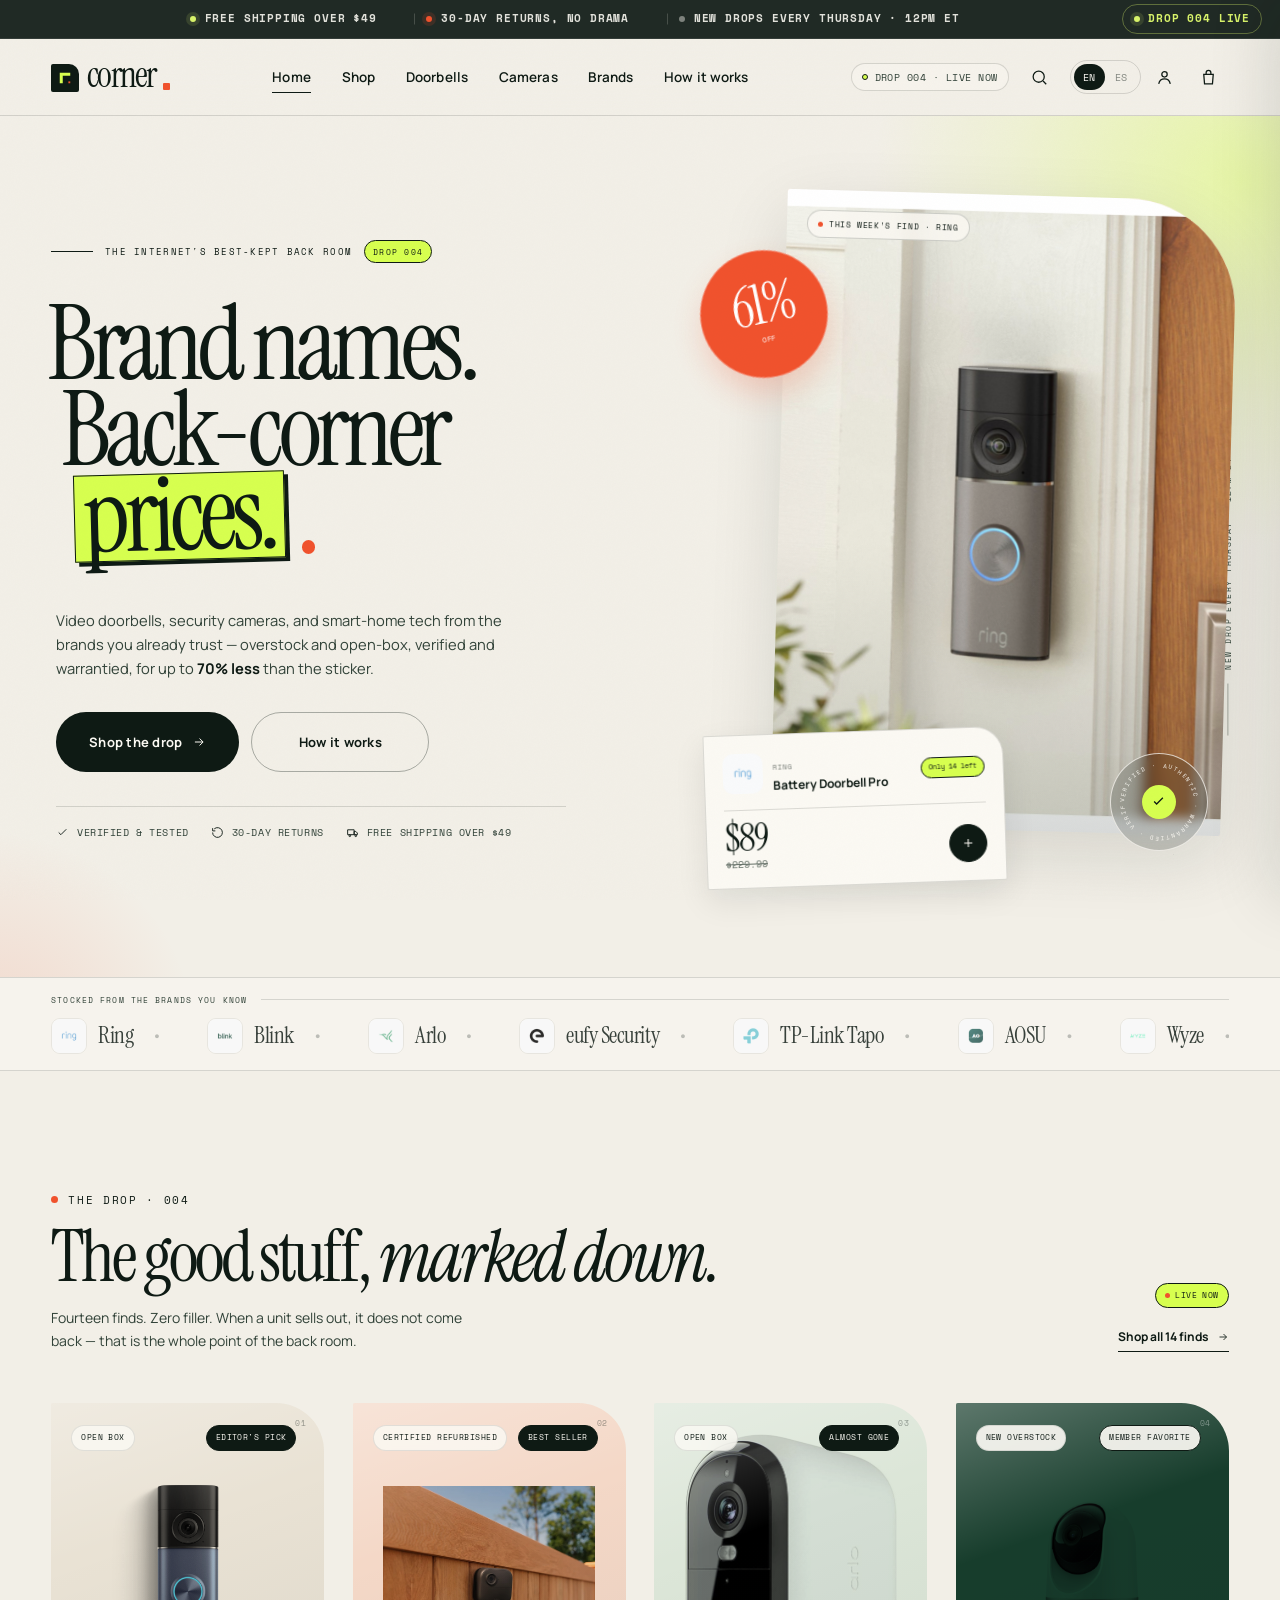
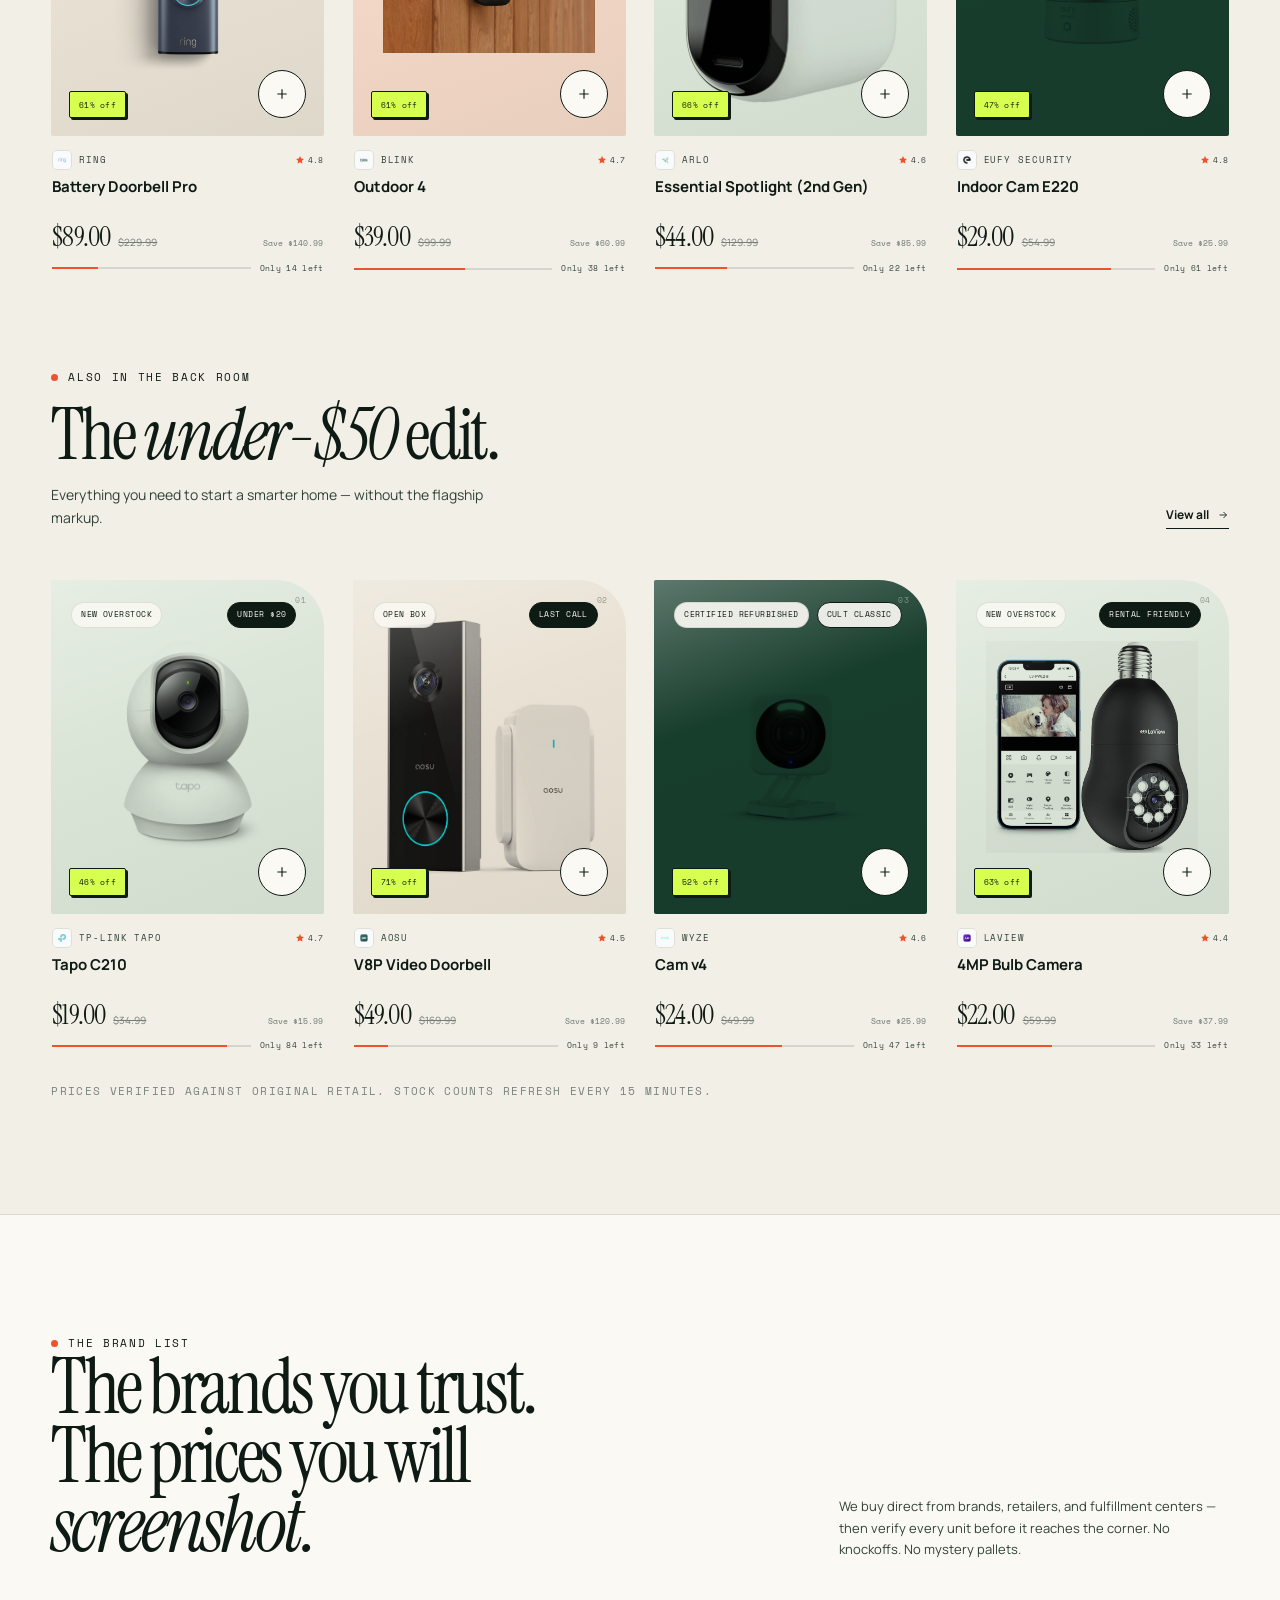
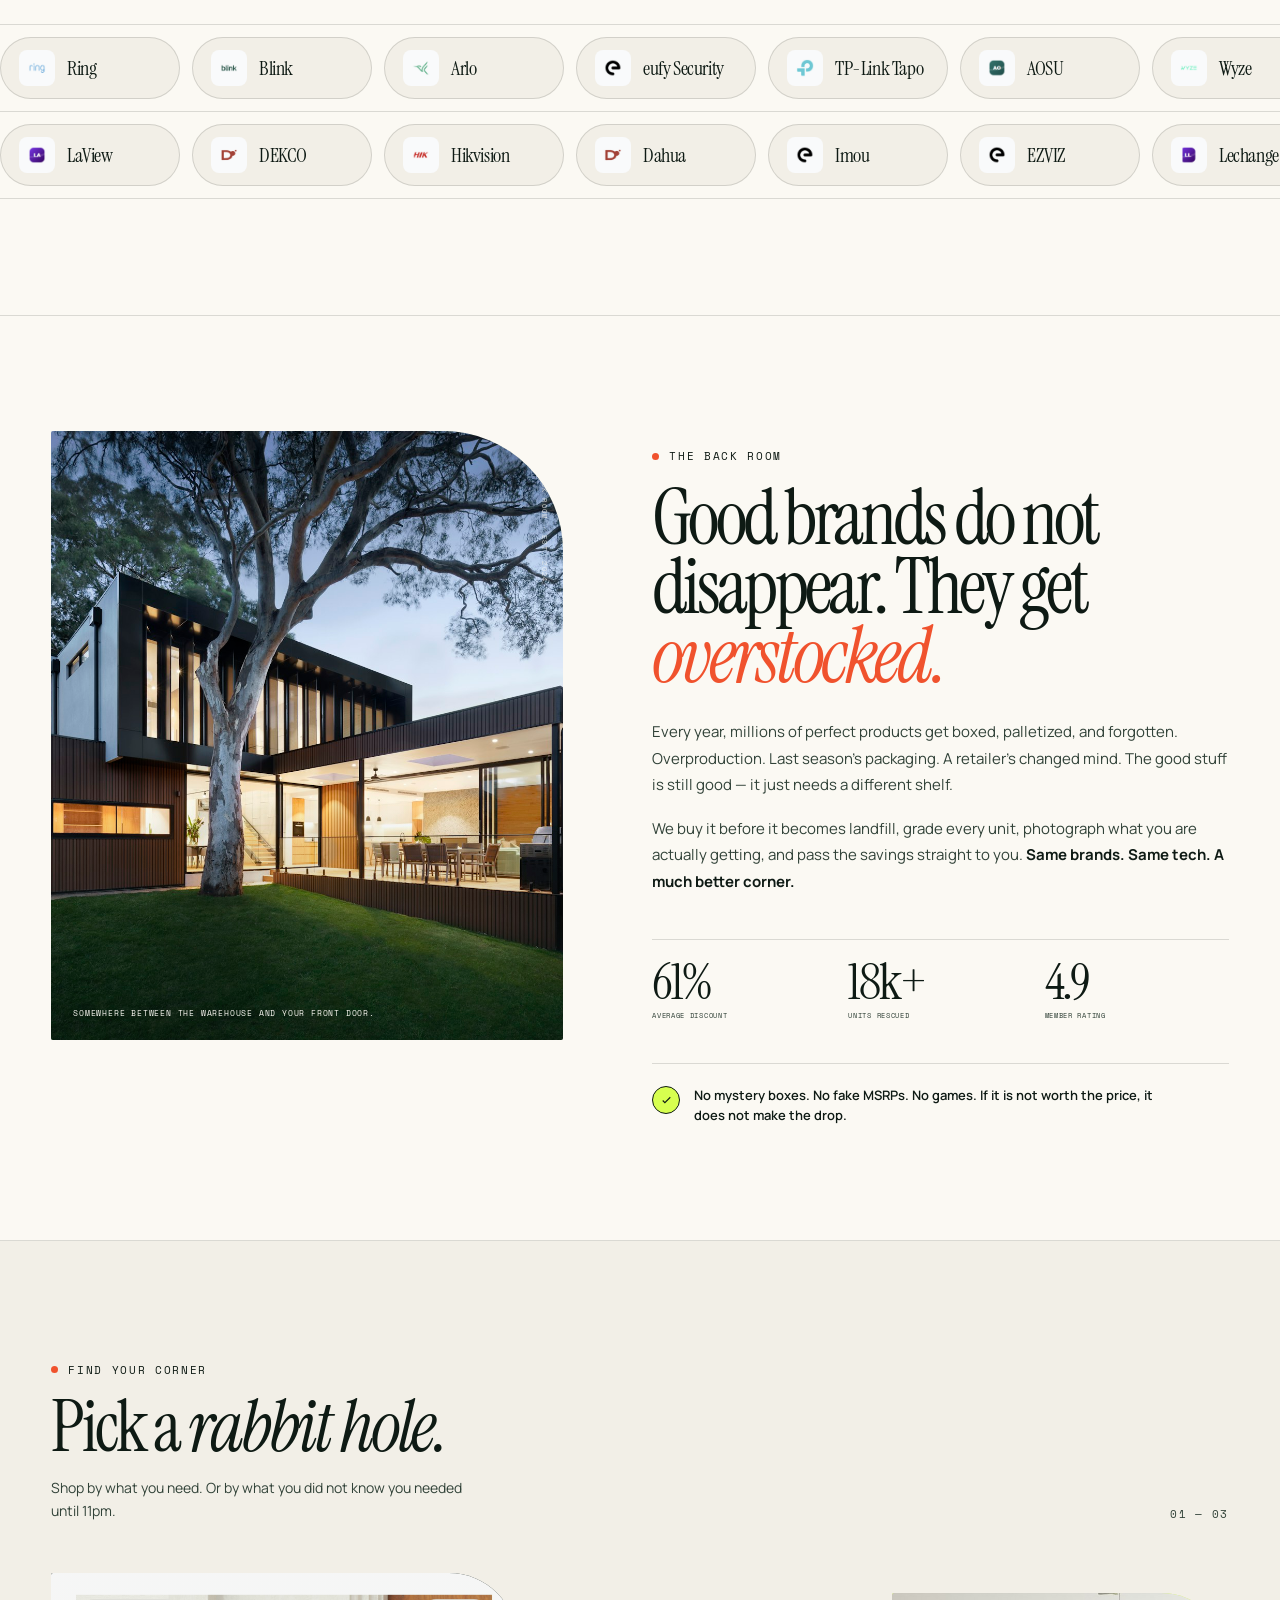
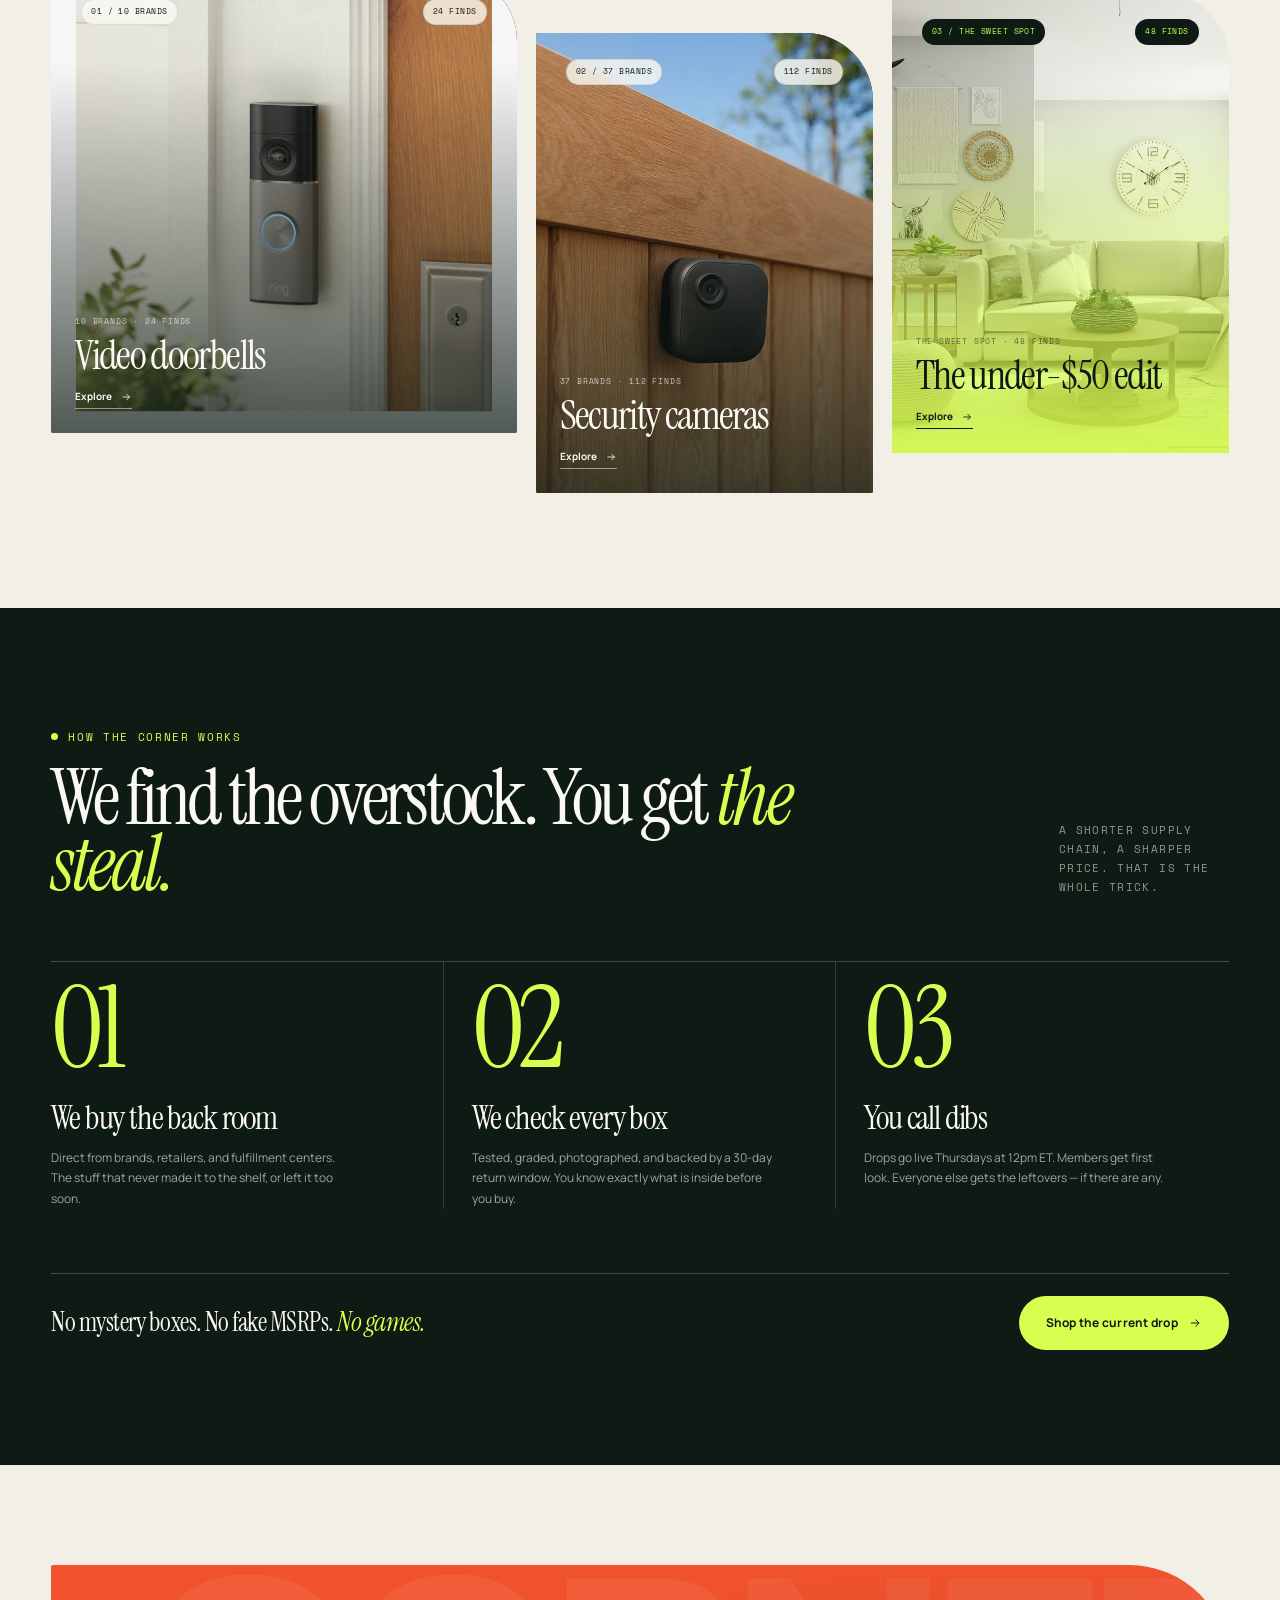
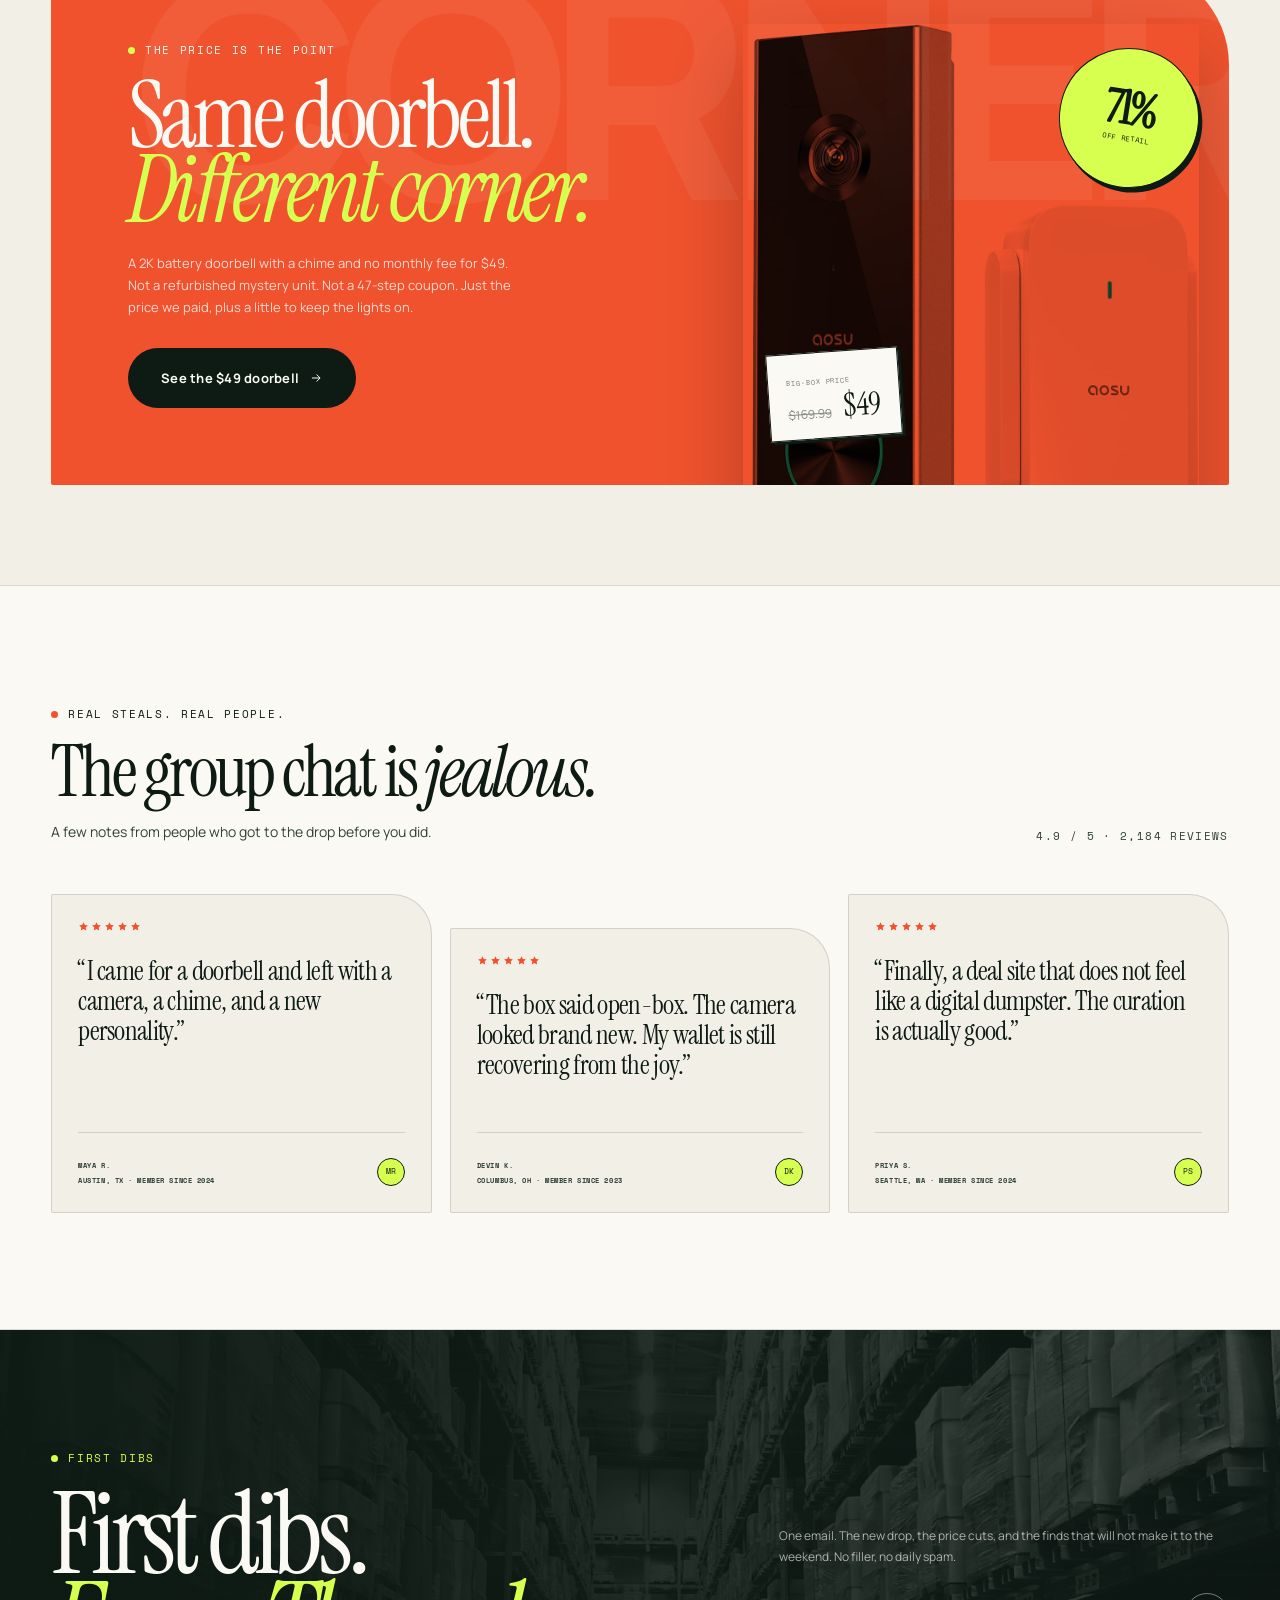
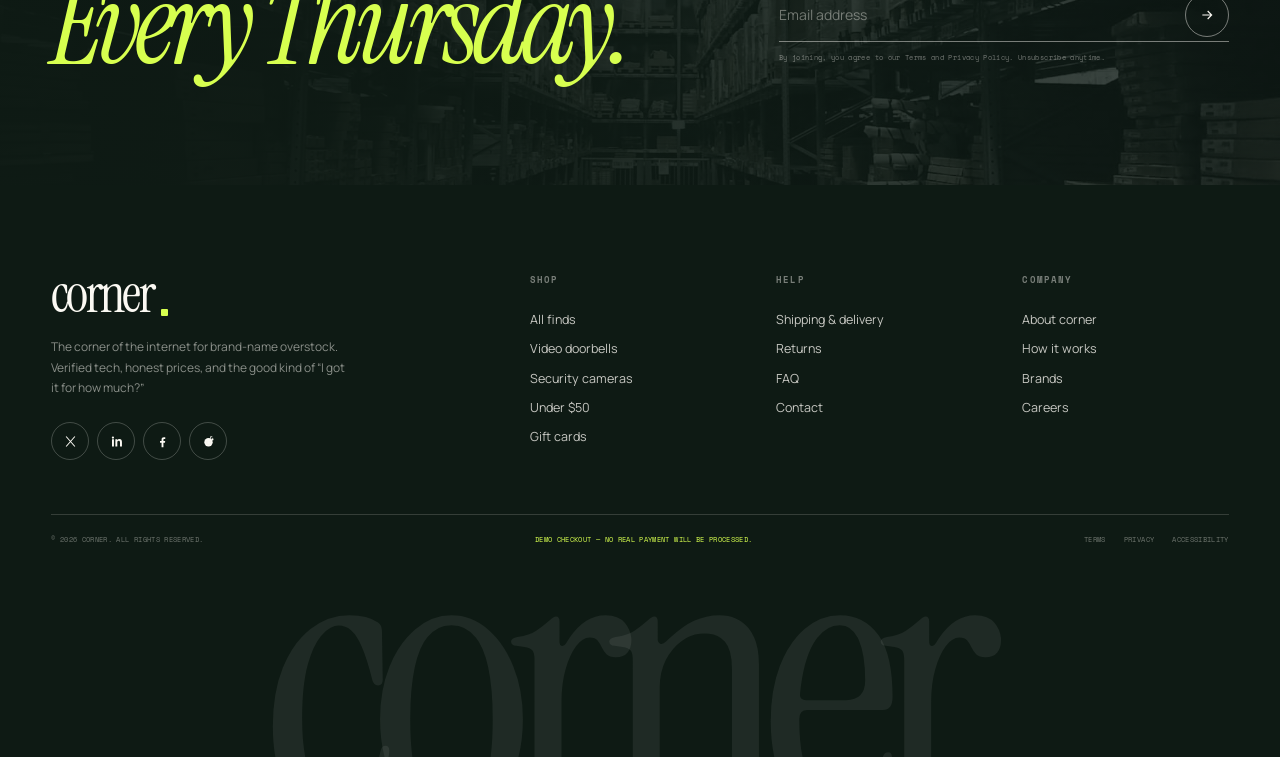
<file: index.html>
<!DOCTYPE html>
<html lang="en">
<head>
  <meta charset="UTF-8">
  <meta name="viewport" content="width=device-width, initial-scale=1">
  <title>corner — Brand names. Back-corner prices.</title>
  <meta name="description" content="Brand-name overstock, open-box, and refurbished security cameras and video doorbells — verified, warrantied, and up to 70% off. The internet's best-kept back room.">
  <meta name="theme-color" content="#f2efe7">
  <link rel="icon" type="image/svg+xml" href="assets/img/favicon.svg">
  <link rel="stylesheet" href="assets/css/main.css">
  <meta property="og:title" content="corner — Brand names. Back-corner prices.">
  <meta property="og:description" content="Brand-name overstock, open-box, and refurbished tech. Verified, warrantied, and up to 70% off.">
  <meta property="og:type" content="website">
  <meta property="og:image" content="assets/img/og-image.jpg">
</head>
<body data-title-en="corner — Brand names. Back-corner prices." data-title-es="corner — Grandes marcas. Precios de rincón.">

<a class="skip-link" href="#main">Skip to content</a>

<div class="announcement">
  <div class="container">
    <span class="announcement-side announcement-label" data-i18n="announce.standard">The corner standard</span>
    <div class="announcement-track">
      <span class="announcement-msg"><span class="dot"></span><span data-i18n="announce.ship">Free shipping over $49</span></span>
      <span class="announcement-msg"><span class="dot"></span><span data-i18n="announce.returns">30-day returns, no drama</span></span>
      <span class="announcement-msg"><span class="dot"></span><span data-i18n="announce.drops">New drops every Thursday · 12pm ET</span></span>
    </div>
    <a class="announcement-side announcement-drop" href="shop.html" aria-label="Shop Drop 004" data-i18n-aria-label="announce.shopdrop"><span class="drop-live"></span>Drop 004 <span data-i18n="announce.live">Live</span></a>
  </div>
</div>

<header class="site-header" id="siteHeader">
  <div class="container header-inner">
    <a class="brand" href="index.html" aria-label="corner home">
      <span class="brand-mark" aria-hidden="true"><svg viewBox="0 0 24 24" fill="none"><path d="M5 5h14v4H9v10H5z" fill="currentColor"/><rect x="16.5" y="16.5" width="2.5" height="2.5" fill="#f0522d"/></svg></span>
      <span class="brand-word">corner</span>
      <span class="brand-dot"></span>
    </a>

    <nav class="main-nav" aria-label="Primary">
      <a href="index.html" data-i18n="nav.home" aria-current="page">Home</a>
      <a href="shop.html" data-i18n="nav.shop">Shop</a>
      <a href="shop.html?category=doorbells" data-i18n="nav.doorbells">Doorbells</a>
      <a href="shop.html?category=cameras" data-i18n="nav.cameras">Cameras</a>
      <a href="#brands" data-i18n="nav.brands">Brands</a>
      <a href="#how" data-i18n="nav.how">How it works</a>
    </nav>

    <div class="header-actions">
      <span class="header-note"><span class="dot"></span><span data-i18n="header.limited">Drop 004 · Live now</span></span>
      <button class="icon-btn" type="button" data-search-open aria-label="Search" data-i18n-aria-label="nav.search">
        <svg viewBox="0 0 24 24" fill="none" stroke="currentColor" stroke-width="1.6"><circle cx="11" cy="11" r="7"/><path d="m16.5 16.5 4 4"/></svg>
      </button>
      <div class="lang-switch" aria-label="Language">
        <button type="button" data-lang="en" class="is-active">EN</button>
        <button type="button" data-lang="es">ES</button>
      </div>
      <a class="icon-btn" href="account.html" aria-label="Account" data-i18n-aria-label="nav.account">
        <svg viewBox="0 0 24 24" fill="none" stroke="currentColor" stroke-width="1.6"><circle cx="12" cy="8" r="3.4"/><path d="M4.7 20c.9-4.2 3.3-6.2 7.3-6.2s6.4 2 7.3 6.2"/></svg>
      </a>
      <button class="icon-btn bag-btn" type="button" data-cart-open aria-label="Bag" data-i18n-aria-label="nav.bag">
        <svg viewBox="0 0 24 24" fill="none" stroke="currentColor" stroke-width="1.6"><path d="M6 8h12l-1 12H7L6 8Z"/><path d="M9 8V6a3 3 0 0 1 6 0v2"/></svg>
        <span class="bag-count">0</span>
      </button>
      <button class="icon-btn menu-btn" type="button" data-menu-open aria-label="Menu" data-i18n-aria-label="nav.menu">
        <svg viewBox="0 0 24 24" fill="none" stroke="currentColor" stroke-width="1.6"><path d="M3 6h18M3 12h18M3 18h18"/></svg>
      </button>
    </div>
  </div>
</header>

<main id="main">

  <!-- HERO -->
  <section class="hero">
    <div class="container hero-grid">
      <div class="hero-copy">
        <div class="hero-kicker">
          <span class="line"></span>
          <span data-i18n="hero.kicker">The internet's best-kept back room</span>
          <span class="tag" data-i18n="hero.badge">Drop 004</span>
        </div>

        <h1 class="display">
          <span class="line" data-i18n="hero.title1">Brand names.</span>
          <span class="line" data-i18n="hero.title2">Back-corner</span>
          <span class="line">
            <span class="price-highlight" data-i18n="hero.title3">prices.</span>
            <span class="corner-dot" aria-hidden="true"></span>
          </span>
        </h1>

        <p class="hero-sub" data-i18n-html="hero.sub">Video doorbells, security cameras, and smart-home tech from the brands you already trust — overstock and open-box, verified and warrantied, for up to <strong>70% less</strong> than the sticker.</p>

        <div class="hero-actions">
          <a class="btn btn-ink btn-lg" href="#drop">
            <span data-i18n="hero.cta">Shop the drop</span>
            <svg class="arrow" viewBox="0 0 24 24" fill="none" stroke="currentColor" stroke-width="1.7"><path d="M5 12h14M13 6l6 6-6 6"/></svg>
          </a>
          <a class="btn btn-outline btn-lg" href="#how" data-i18n="hero.cta2">How it works</a>
        </div>

        <div class="hero-trust">
          <span><svg viewBox="0 0 24 24" fill="none" stroke="currentColor" stroke-width="1.7"><path d="m5 12 4 4L19 6"/></svg><span data-i18n="hero.trust1">Verified & tested</span></span>
          <span><svg viewBox="0 0 24 24" fill="none" stroke="currentColor" stroke-width="1.7"><path d="M3 12a9 9 0 1 0 3-6.7"/><path d="M3 4v5h5"/></svg><span data-i18n="hero.trust2">30-day returns</span></span>
          <span><svg viewBox="0 0 24 24" fill="none" stroke="currentColor" stroke-width="1.7"><path d="M3 7h12v9H3zM15 10h3l3 3v3h-6z"/><circle cx="7" cy="18" r="1.6"/><circle cx="18" cy="18" r="1.6"/></svg><span data-i18n="hero.trust3">Free shipping over $49</span></span>
        </div>
      </div>

      <div class="hero-visual">
        <span class="hero-side-label" data-i18n="hero.side">New drop every Thursday — 12pm ET</span>
        <div class="hero-frame" data-hero-frame>
          <img src="assets/img/products/ring-lifestyle.jpg" alt="Ring Battery Doorbell Pro mounted beside a front door" fetchpriority="high">
          <span class="hero-frame-label"><span class="dot"></span><span data-i18n="hero.frame">This week’s find · Ring</span></span>
        </div>

        <div class="hero-sticker" aria-label="61% off">
          <div>
            <span class="big">61%</span>
            <span class="small" data-i18n="common.off">off</span>
          </div>
        </div>

        <div class="hero-price-card">
          <div class="hero-price-top">
            <div class="hero-price-brand">
              <img src="assets/img/brands/ring.png" alt="">
              <div>
                <span class="mono">Ring</span>
                <strong>Battery Doorbell Pro</strong>
              </div>
            </div>
            <span class="hero-price-badge" data-i18n="hero.only14">Only 14 left</span>
          </div>
          <div class="hero-price-bottom">
            <div>
              <div class="price">$89</div>
              <div class="was">$229.99</div>
            </div>
            <button class="add-mini" type="button" data-add-id="ring-battery-doorbell-pro" aria-label="Add to bag">
              <svg viewBox="0 0 24 24" fill="none" stroke="currentColor" stroke-width="1.8"><path d="M12 5v14M5 12h14"/></svg>
            </button>
          </div>
        </div>

        <div class="hero-stamp" aria-hidden="true">
          <svg viewBox="0 0 100 100">
            <defs>
              <path id="stampPath" d="M50,50 m-36,0 a36,36 0 1,1 72,0 a36,36 0 1,1 -72,0"/>
            </defs>
            <text fill="currentColor" font-family="Space Mono, monospace" font-size="6.1" letter-spacing="1.3">
              <textPath href="#stampPath" startOffset="0">VERIFIED · AUTHENTIC · WARRANTIED · VERIFIED · AUTHENTIC ·</textPath>
            </text>
          </svg>
          <span class="stamp-center">
            <svg viewBox="0 0 24 24" fill="none" stroke="currentColor" stroke-width="2"><path d="m5 12 4 4L19 6"/></svg>
          </span>
        </div>
      </div>
    </div>
  </section>

  <!-- BRAND TICKER -->
  <div class="brand-ticker" aria-hidden="true">
    <div class="container">
      <div class="ticker-label" data-i18n="ticker.label">Stocked from the brands you know</div>
      <div class="ticker-window">
        <div class="ticker-track" data-ticker-track></div>
      </div>
    </div>
  </div>

  <!-- DROP -->
  <section class="section" id="drop">
    <div class="container">
      <div class="section-head">
        <div class="section-head-left">
          <div class="eyebrow" data-i18n="drop.eyebrow">The drop · 004</div>
          <h2 class="section-title" data-i18n-html="drop.title">The good stuff, <em>marked down.</em></h2>
          <p class="section-sub" data-i18n="drop.sub">Fourteen finds. Zero filler. When a unit sells out, it does not come back — that is the whole point of the back room.</p>
        </div>
        <div class="section-head-right">
          <span class="chip chip-lime"><span style="width:5px;height:5px;border-radius:50%;background:var(--orange);display:inline-block"></span><span data-i18n="drop.live">Live now</span></span>
          <a class="text-link" href="shop.html"><span data-i18n="drop.viewall">Shop all 14 finds</span><svg width="12" height="12" viewBox="0 0 24 24" fill="none" stroke="currentColor" stroke-width="1.7"><path d="M5 12h14M13 6l6 6-6 6"/></svg></a>
        </div>
      </div>

      <div class="product-grid" data-featured-grid></div>

      <div class="section-head" style="margin-top:clamp(56px,7vw,96px)">
        <div class="section-head-left">
          <div class="eyebrow" data-i18n="under.eyebrow">Also in the back room</div>
          <h2 class="section-title" data-i18n-html="under.title">The <em>under-$50</em> edit.</h2>
          <p class="section-sub" data-i18n="under.sub">Everything you need to start a smarter home — without the flagship markup.</p>
        </div>
        <div class="section-head-right">
          <a class="text-link" href="shop.html?price=50"><span data-i18n="common.viewall">View all</span><svg width="12" height="12" viewBox="0 0 24 24" fill="none" stroke="currentColor" stroke-width="1.7"><path d="M5 12h14M13 6l6 6-6 6"/></svg></a>
        </div>
      </div>

      <div class="product-grid" data-under50-grid></div>

      <p class="mono" style="margin-top:32px;color:var(--ink-3);opacity:.62" data-i18n="drop.footer">Prices verified against original retail. Stock counts refresh every 15 minutes.</p>
    </div>
  </section>

  <!-- BRAND WALL -->
  <section class="section brand-wall-section" id="brands">
    <div class="container">
      <div class="brand-wall-head">
        <div>
          <div class="eyebrow" data-i18n="brandwall.eyebrow">The brand list</div>
          <h2 data-i18n-html="brandwall.title">The brands you trust. The prices you will <em>screenshot.</em></h2>
        </div>
        <p data-i18n="brandwall.sub">We buy direct from brands, retailers, and fulfillment centers — then verify every unit before it reaches the corner. No knockoffs. No mystery pallets.</p>
      </div>
    </div>
    <div class="brand-marquee" aria-hidden="true"><div class="brand-marquee-track" data-brand-row-1></div></div>
    <div class="brand-marquee" aria-hidden="true"><div class="brand-marquee-track" data-brand-row-2></div></div>
  </section>

  <!-- STORY -->
  <section class="section story">
    <div class="container story-grid">
      <div class="story-visual reveal-scale">
        <div class="story-image">
          <img src="assets/img/editorial/house.jpg" alt="A modern home at dusk" loading="lazy">
          <span class="story-side-note">The back room · Est. 2024</span>
          <span class="image-caption">Somewhere between the warehouse and your front door.</span>
        </div>
      </div>
      <div class="story-copy">
        <div class="eyebrow" data-i18n="story.eyebrow">The back room</div>
        <h2 style="margin-top:18px" data-i18n-html="story.title">Good brands do not disappear. They get <em>overstocked.</em></h2>
        <div class="story-body">
          <p data-i18n="story.body1">Every year, millions of perfect products get boxed, palletized, and forgotten. Overproduction. Last season’s packaging. A retailer’s changed mind. The good stuff is still good — it just needs a different shelf.</p>
          <p data-i18n-html="story.body2">We buy it before it becomes landfill, grade every unit, photograph what you are actually getting, and pass the savings straight to you. <strong>Same brands. Same tech. A much better corner.</strong></p>
        </div>
        <div class="story-stats">
          <div class="stat"><div class="stat-num">61%</div><div class="stat-label" data-i18n="story.stat1">average discount</div></div>
          <div class="stat"><div class="stat-num">18k+</div><div class="stat-label" data-i18n="story.stat2">units rescued</div></div>
          <div class="stat"><div class="stat-num">4.9</div><div class="stat-label" data-i18n="story.stat3">member rating</div></div>
        </div>
        <div class="story-callout">
          <span class="mark"><svg viewBox="0 0 24 24" fill="none" stroke="currentColor" stroke-width="2"><path d="m5 12 4 4L19 6"/></svg></span>
          <p data-i18n="story.callout">No mystery boxes. No fake MSRPs. No games. If it is not worth the price, it does not make the drop.</p>
        </div>
      </div>
    </div>
  </section>

  <!-- CATEGORIES -->
  <section class="section category-section" id="categories">
    <div class="container">
      <div class="section-head">
        <div class="section-head-left">
          <div class="eyebrow" data-i18n="categories.eyebrow">Find your corner</div>
          <h2 class="section-title" data-i18n-html="categories.title">Pick a <em>rabbit hole.</em></h2>
          <p class="section-sub" data-i18n="categories.sub">Shop by what you need. Or by what you did not know you needed until 11pm.</p>
        </div>
        <div class="section-head-right">
          <span class="mono" style="color:var(--ink-3)">01 — 03</span>
        </div>
      </div>

      <div class="cat-grid">
        <a class="cat-card reveal" href="shop.html?category=doorbells">
          <img src="assets/img/products/ring-lifestyle.jpg" alt="Video doorbell on a front door" loading="lazy">
          <div class="cat-card-top">
            <span class="chip">01 / 10 brands</span>
            <span class="chip">24 finds</span>
          </div>
          <div class="cat-card-content">
            <span class="mono" data-i18n="categories.doorbells.meta">10 brands · 24 finds</span>
            <h3 data-i18n="categories.doorbells">Video doorbells</h3>
            <span class="cat-link"><span data-i18n="categories.explore">Explore</span><svg viewBox="0 0 24 24" fill="none" stroke="currentColor" stroke-width="1.7"><path d="M5 12h14M13 6l6 6-6 6"/></svg></span>
          </div>
        </a>

        <a class="cat-card reveal reveal-delay-1" href="shop.html?category=cameras">
          <img src="assets/img/products/blink.jpg" alt="Security camera mounted on a wooden fence" loading="lazy">
          <div class="cat-card-top">
            <span class="chip">02 / 37 brands</span>
            <span class="chip">112 finds</span>
          </div>
          <div class="cat-card-content">
            <span class="mono" data-i18n="categories.cameras.meta">37 brands · 112 finds</span>
            <h3 data-i18n="categories.cameras">Security cameras</h3>
            <span class="cat-link"><span data-i18n="categories.explore">Explore</span><svg viewBox="0 0 24 24" fill="none" stroke="currentColor" stroke-width="1.7"><path d="M5 12h14M13 6l6 6-6 6"/></svg></span>
          </div>
        </a>

        <a class="cat-card cat-lime reveal reveal-delay-2" href="shop.html?price=50">
          <img src="assets/img/editorial/interior.jpg" alt="Bright modern living room" loading="lazy">
          <div class="cat-card-top">
            <span class="chip">03 / The sweet spot</span>
            <span class="chip">48 finds</span>
          </div>
          <div class="cat-card-content">
            <span class="mono" data-i18n="categories.under50.meta">The sweet spot · 48 finds</span>
            <h3 data-i18n="categories.under50">The under-$50 edit</h3>
            <span class="cat-link"><span data-i18n="categories.explore">Explore</span><svg viewBox="0 0 24 24" fill="none" stroke="currentColor" stroke-width="1.7"><path d="M5 12h14M13 6l6 6-6 6"/></svg></span>
          </div>
        </a>
      </div>
    </div>
  </section>

  <!-- HOW IT WORKS -->
  <section class="section how-section" id="how">
    <div class="container">
      <div class="how-head">
        <div>
          <div class="eyebrow" data-i18n="how.eyebrow">How the corner works</div>
          <h2 style="margin-top:18px" data-i18n-html="how.title">We find the overstock. You get <em>the steal.</em></h2>
        </div>
        <p class="mono" data-i18n="how.sub">A shorter supply chain, a sharper price. That is the whole trick.</p>
      </div>

      <div class="steps">
        <div class="step reveal">
          <div class="step-num">01</div>
          <h3 data-i18n="how.step1.title">We buy the back room</h3>
          <p data-i18n="how.step1.body">Direct from brands, retailers, and fulfillment centers. The stuff that never made it to the shelf, or left it too soon.</p>
        </div>
        <div class="step reveal reveal-delay-1">
          <div class="step-num">02</div>
          <h3 data-i18n="how.step2.title">We check every box</h3>
          <p data-i18n="how.step2.body">Tested, graded, photographed, and backed by a 30-day return window. You know exactly what is inside before you buy.</p>
        </div>
        <div class="step reveal reveal-delay-2">
          <div class="step-num">03</div>
          <h3 data-i18n="how.step3.title">You call dibs</h3>
          <p data-i18n="how.step3.body">Drops go live Thursdays at 12pm ET. Members get first look. Everyone else gets the leftovers — if there are any.</p>
        </div>
      </div>

      <div class="how-bottom">
        <p data-i18n-html="how.bottom">No mystery boxes. No fake MSRPs. <em>No games.</em></p>
        <a class="btn btn-lime" href="shop.html"><span data-i18n="how.cta">Shop the current drop</span><svg class="arrow" viewBox="0 0 24 24" fill="none" stroke="currentColor" stroke-width="1.7"><path d="M5 12h14M13 6l6 6-6 6"/></svg></a>
      </div>
    </div>
  </section>

  <!-- PRICE POINT -->
  <section class="price-section">
    <div class="container">
      <div class="price-card reveal-scale">
        <div class="price-copy">
          <div class="eyebrow" data-i18n="price.eyebrow">The price is the point</div>
          <h2 data-i18n-html="price.title">Same doorbell.<br><em>Different corner.</em></h2>
          <p data-i18n="price.body">A 2K battery doorbell with a chime and no monthly fee for $49. Not a refurbished mystery unit. Not a 47-step coupon. Just the price we paid, plus a little to keep the lights on.</p>
          <button class="btn btn-lg" type="button" data-product-id="aosu-v8p-doorbell"><span data-i18n="price.cta">See the $49 doorbell</span><svg class="arrow" viewBox="0 0 24 24" fill="none" stroke="currentColor" stroke-width="1.7"><path d="M5 12h14M13 6l6 6-6 6"/></svg></button>
        </div>
        <div class="price-visual">
          <div class="product-cutout">
            <img src="assets/img/products/aosu.jpg" alt="AOSU V8P Video Doorbell" loading="lazy">
          </div>
          <div class="price-sticker"><div><strong>71%</strong><span data-i18n="price.sticker">off retail</span></div></div>
          <div class="price-compare">
            <span class="mono" data-i18n="price.before">Big-box price</span>
            <div class="row"><span class="old">$169.99</span><span class="new">$49</span></div>
          </div>
        </div>
      </div>
    </div>
  </section>

  <!-- TESTIMONIALS -->
  <section class="section testimonials">
    <div class="container">
      <div class="section-head">
        <div class="section-head-left">
          <div class="eyebrow" data-i18n="quotes.eyebrow">Real steals. Real people.</div>
          <h2 class="section-title" data-i18n-html="quotes.title">The group chat is <em>jealous.</em></h2>
          <p class="section-sub" data-i18n="quotes.sub">A few notes from people who got to the drop before you did.</p>
        </div>
        <div class="section-head-right">
          <span class="mono" style="color:var(--ink-3)">4.9 / 5 · 2,184 reviews</span>
        </div>
      </div>

      <div class="quote-grid">
        <article class="quote-card reveal">
          <div class="quote-stars" aria-label="5 out of 5 stars">
            <svg viewBox="0 0 24 24" fill="currentColor"><path d="m12 2.6 2.9 5.9 6.5.9-4.7 4.6 1.1 6.5-5.8-3.1-5.8 3.1 1.1-6.5L2.6 9.4l6.5-.9L12 2.6Z"/></svg>
            <svg viewBox="0 0 24 24" fill="currentColor"><path d="m12 2.6 2.9 5.9 6.5.9-4.7 4.6 1.1 6.5-5.8-3.1-5.8 3.1 1.1-6.5L2.6 9.4l6.5-.9L12 2.6Z"/></svg>
            <svg viewBox="0 0 24 24" fill="currentColor"><path d="m12 2.6 2.9 5.9 6.5.9-4.7 4.6 1.1 6.5-5.8-3.1-5.8 3.1 1.1-6.5L2.6 9.4l6.5-.9L12 2.6Z"/></svg>
            <svg viewBox="0 0 24 24" fill="currentColor"><path d="m12 2.6 2.9 5.9 6.5.9-4.7 4.6 1.1 6.5-5.8-3.1-5.8 3.1 1.1-6.5L2.6 9.4l6.5-.9L12 2.6Z"/></svg>
            <svg viewBox="0 0 24 24" fill="currentColor"><path d="m12 2.6 2.9 5.9 6.5.9-4.7 4.6 1.1 6.5-5.8-3.1-5.8 3.1 1.1-6.5L2.6 9.4l6.5-.9L12 2.6Z"/></svg>
          </div>
          <p class="quote-text" data-i18n="quotes.q1">“I came for a doorbell and left with a camera, a chime, and a new personality.”</p>
          <div class="quote-meta">
            <div class="quote-person"><span data-i18n="quotes.q1.name">Maya R.</span><span data-i18n="quotes.q1.meta">Austin, TX · Member since 2024</span></div>
            <span class="quote-logo">MR</span>
          </div>
        </article>

        <article class="quote-card reveal reveal-delay-1">
          <div class="quote-stars" aria-label="5 out of 5 stars">
            <svg viewBox="0 0 24 24" fill="currentColor"><path d="m12 2.6 2.9 5.9 6.5.9-4.7 4.6 1.1 6.5-5.8-3.1-5.8 3.1 1.1-6.5L2.6 9.4l6.5-.9L12 2.6Z"/></svg>
            <svg viewBox="0 0 24 24" fill="currentColor"><path d="m12 2.6 2.9 5.9 6.5.9-4.7 4.6 1.1 6.5-5.8-3.1-5.8 3.1 1.1-6.5L2.6 9.4l6.5-.9L12 2.6Z"/></svg>
            <svg viewBox="0 0 24 24" fill="currentColor"><path d="m12 2.6 2.9 5.9 6.5.9-4.7 4.6 1.1 6.5-5.8-3.1-5.8 3.1 1.1-6.5L2.6 9.4l6.5-.9L12 2.6Z"/></svg>
            <svg viewBox="0 0 24 24" fill="currentColor"><path d="m12 2.6 2.9 5.9 6.5.9-4.7 4.6 1.1 6.5-5.8-3.1-5.8 3.1 1.1-6.5L2.6 9.4l6.5-.9L12 2.6Z"/></svg>
            <svg viewBox="0 0 24 24" fill="currentColor"><path d="m12 2.6 2.9 5.9 6.5.9-4.7 4.6 1.1 6.5-5.8-3.1-5.8 3.1 1.1-6.5L2.6 9.4l6.5-.9L12 2.6Z"/></svg>
          </div>
          <p class="quote-text" data-i18n="quotes.q2">“The box said open-box. The camera looked brand new. My wallet is still recovering from the joy.”</p>
          <div class="quote-meta">
            <div class="quote-person"><span data-i18n="quotes.q2.name">Devin K.</span><span data-i18n="quotes.q2.meta">Columbus, OH · Member since 2023</span></div>
            <span class="quote-logo">DK</span>
          </div>
        </article>

        <article class="quote-card reveal reveal-delay-2">
          <div class="quote-stars" aria-label="5 out of 5 stars">
            <svg viewBox="0 0 24 24" fill="currentColor"><path d="m12 2.6 2.9 5.9 6.5.9-4.7 4.6 1.1 6.5-5.8-3.1-5.8 3.1 1.1-6.5L2.6 9.4l6.5-.9L12 2.6Z"/></svg>
            <svg viewBox="0 0 24 24" fill="currentColor"><path d="m12 2.6 2.9 5.9 6.5.9-4.7 4.6 1.1 6.5-5.8-3.1-5.8 3.1 1.1-6.5L2.6 9.4l6.5-.9L12 2.6Z"/></svg>
            <svg viewBox="0 0 24 24" fill="currentColor"><path d="m12 2.6 2.9 5.9 6.5.9-4.7 4.6 1.1 6.5-5.8-3.1-5.8 3.1 1.1-6.5L2.6 9.4l6.5-.9L12 2.6Z"/></svg>
            <svg viewBox="0 0 24 24" fill="currentColor"><path d="m12 2.6 2.9 5.9 6.5.9-4.7 4.6 1.1 6.5-5.8-3.1-5.8 3.1 1.1-6.5L2.6 9.4l6.5-.9L12 2.6Z"/></svg>
            <svg viewBox="0 0 24 24" fill="currentColor"><path d="m12 2.6 2.9 5.9 6.5.9-4.7 4.6 1.1 6.5-5.8-3.1-5.8 3.1 1.1-6.5L2.6 9.4l6.5-.9L12 2.6Z"/></svg>
          </div>
          <p class="quote-text" data-i18n="quotes.q3">“Finally, a deal site that does not feel like a digital dumpster. The curation is actually good.”</p>
          <div class="quote-meta">
            <div class="quote-person"><span data-i18n="quotes.q3.name">Priya S.</span><span data-i18n="quotes.q3.meta">Seattle, WA · Member since 2024</span></div>
            <span class="quote-logo">PS</span>
          </div>
        </article>
      </div>
    </div>
  </section>

  <!-- NEWSLETTER -->
  <section class="newsletter">
    <div class="newsletter-bg"><img src="assets/img/editorial/warehouse.jpg" alt="" loading="lazy"></div>
    <div class="container newsletter-inner">
      <div>
        <div class="eyebrow" data-i18n="newsletter.eyebrow">First dibs</div>
        <h2 data-i18n-html="newsletter.title">First dibs.<br><em>Every Thursday.</em></h2>
      </div>
      <div class="newsletter-form-wrap">
        <p data-i18n="newsletter.body">One email. The new drop, the price cuts, and the finds that will not make it to the weekend. No filler, no daily spam.</p>
        <form class="newsletter-form" id="newsletterForm" novalidate>
          <div class="newsletter-input-row">
            <input type="email" required data-i18n-placeholder="newsletter.placeholder" placeholder="Email address" aria-label="Email address">
            <button type="submit" aria-label="Subscribe"><svg viewBox="0 0 24 24" fill="none" stroke="currentColor" stroke-width="1.7"><path d="M5 12h14M13 6l6 6-6 6"/></svg></button>
          </div>
          <span class="newsletter-note" data-i18n="newsletter.note">By joining, you agree to our Terms and Privacy Policy. Unsubscribe anytime.</span>
        </form>
        <div class="newsletter-success" id="newsletterSuccess" data-i18n="newsletter.success">You are on the list. Check your inbox for a confirmation — and set an alarm for Thursday.</div>
      </div>
    </div>
  </section>

</main>

<footer class="site-footer">
  <div class="container">
    <div class="footer-top">
      <div class="footer-brand">
        <a class="brand" href="index.html"><span class="brand-word">corner</span><span class="brand-dot"></span></a>
        <p data-i18n="footer.about">The corner of the internet for brand-name overstock. Verified tech, honest prices, and the good kind of “I got it for how much?”.</p>
        <div class="footer-social">
          <a href="#" aria-label="X" title="X"><svg viewBox="0 0 24 24" fill="none" stroke="currentColor" stroke-width="1.7"><path d="M5 4l14 16M19 4 5 20"/></svg></a>
          <a href="#" aria-label="LinkedIn" title="LinkedIn"><svg viewBox="0 0 24 24" fill="currentColor"><path d="M4.8 8.4h3.1V20H4.8zM6.3 3.8a1.8 1.8 0 1 1 0 3.6 1.8 1.8 0 0 1 0-3.6ZM10.2 8.4h3v1.6c.5-.9 1.7-1.9 3.5-1.9 3.4 0 4 2.2 4 5.1V20h-3.1v-5.9c0-1.4 0-3.2-2-3.2s-2.3 1.5-2.3 3.1V20h-3.1z"/></svg></a>
          <a href="#" aria-label="Facebook" title="Facebook"><svg viewBox="0 0 24 24" fill="currentColor"><path d="M13.5 21v-7h2.4l.4-2.9h-2.8V9.3c0-.8.2-1.4 1.4-1.4h1.5V5.3c-.3 0-1.2-.1-2.2-.1-2.2 0-3.7 1.3-3.7 3.8v2.1H8v2.9h2.5v7z"/></svg></a>
          <a href="#" aria-label="Reddit" title="Reddit"><svg viewBox="0 0 24 24" fill="currentColor"><circle cx="12" cy="13.2" r="6.7"/><circle cx="9.3" cy="12.7" r="1" fill="#f2efe7"/><circle cx="14.7" cy="12.7" r="1" fill="#f2efe7"/><path d="M9 15.4c.8.8 1.8 1.2 3 1.2s2.2-.4 3-1.2" stroke="#f2efe7" stroke-width="1.2" fill="none" stroke-linecap="round"/><circle cx="18.3" cy="8.6" r="1.7"/><path d="M14.9 7.3 15.5 4l2.1.5" stroke="currentColor" stroke-width="1.2" fill="none" stroke-linecap="round"/></svg></a>
        </div>
      </div>

      <div class="footer-col">
        <h4 data-i18n="footer.shop">Shop</h4>
        <a href="shop.html" data-i18n="footer.all">All finds</a>
        <a href="shop.html?category=doorbells" data-i18n="footer.doorbells">Video doorbells</a>
        <a href="shop.html?category=cameras" data-i18n="footer.cameras">Security cameras</a>
        <a href="shop.html?price=50" data-i18n="footer.under50">Under $50</a>
        <a href="#" data-i18n="footer.gift">Gift cards</a>
      </div>

      <div class="footer-col">
        <h4 data-i18n="footer.help">Help</h4>
        <a href="#" data-i18n="footer.shipping">Shipping & delivery</a>
        <a href="#" data-i18n="footer.returns">Returns</a>
        <a href="#" data-i18n="footer.faq">FAQ</a>
        <a href="#" data-i18n="footer.contact">Contact</a>
      </div>

      <div class="footer-col">
        <h4 data-i18n="footer.company">Company</h4>
        <a href="#" data-i18n="footer.aboutus">About corner</a>
        <a href="#how" data-i18n="footer.how">How it works</a>
        <a href="#brands" data-i18n="footer.brands">Brands</a>
        <a href="#" data-i18n="footer.careers">Careers</a>
      </div>
    </div>

    <div class="footer-bottom">
      <span data-i18n="footer.rights">© 2026 corner. All rights reserved.</span>
      <span class="demo-note" data-i18n="footer.demo">Demo checkout — no real payment will be processed.</span>
      <div class="footer-legal">
        <a href="#" data-i18n="footer.terms">Terms</a>
        <a href="#" data-i18n="footer.privacy">Privacy</a>
        <a href="#" data-i18n="footer.accessibility">Accessibility</a>
      </div>
    </div>
  </div>
  <div class="footer-mega" aria-hidden="true">corner<span class="dot">.</span></div>
</footer>

<script src="assets/js/data.js" defer></script>
<script src="assets/js/i18n.js" defer></script>
<script src="assets/js/app.js" defer></script>
</body>
</html>
</file>
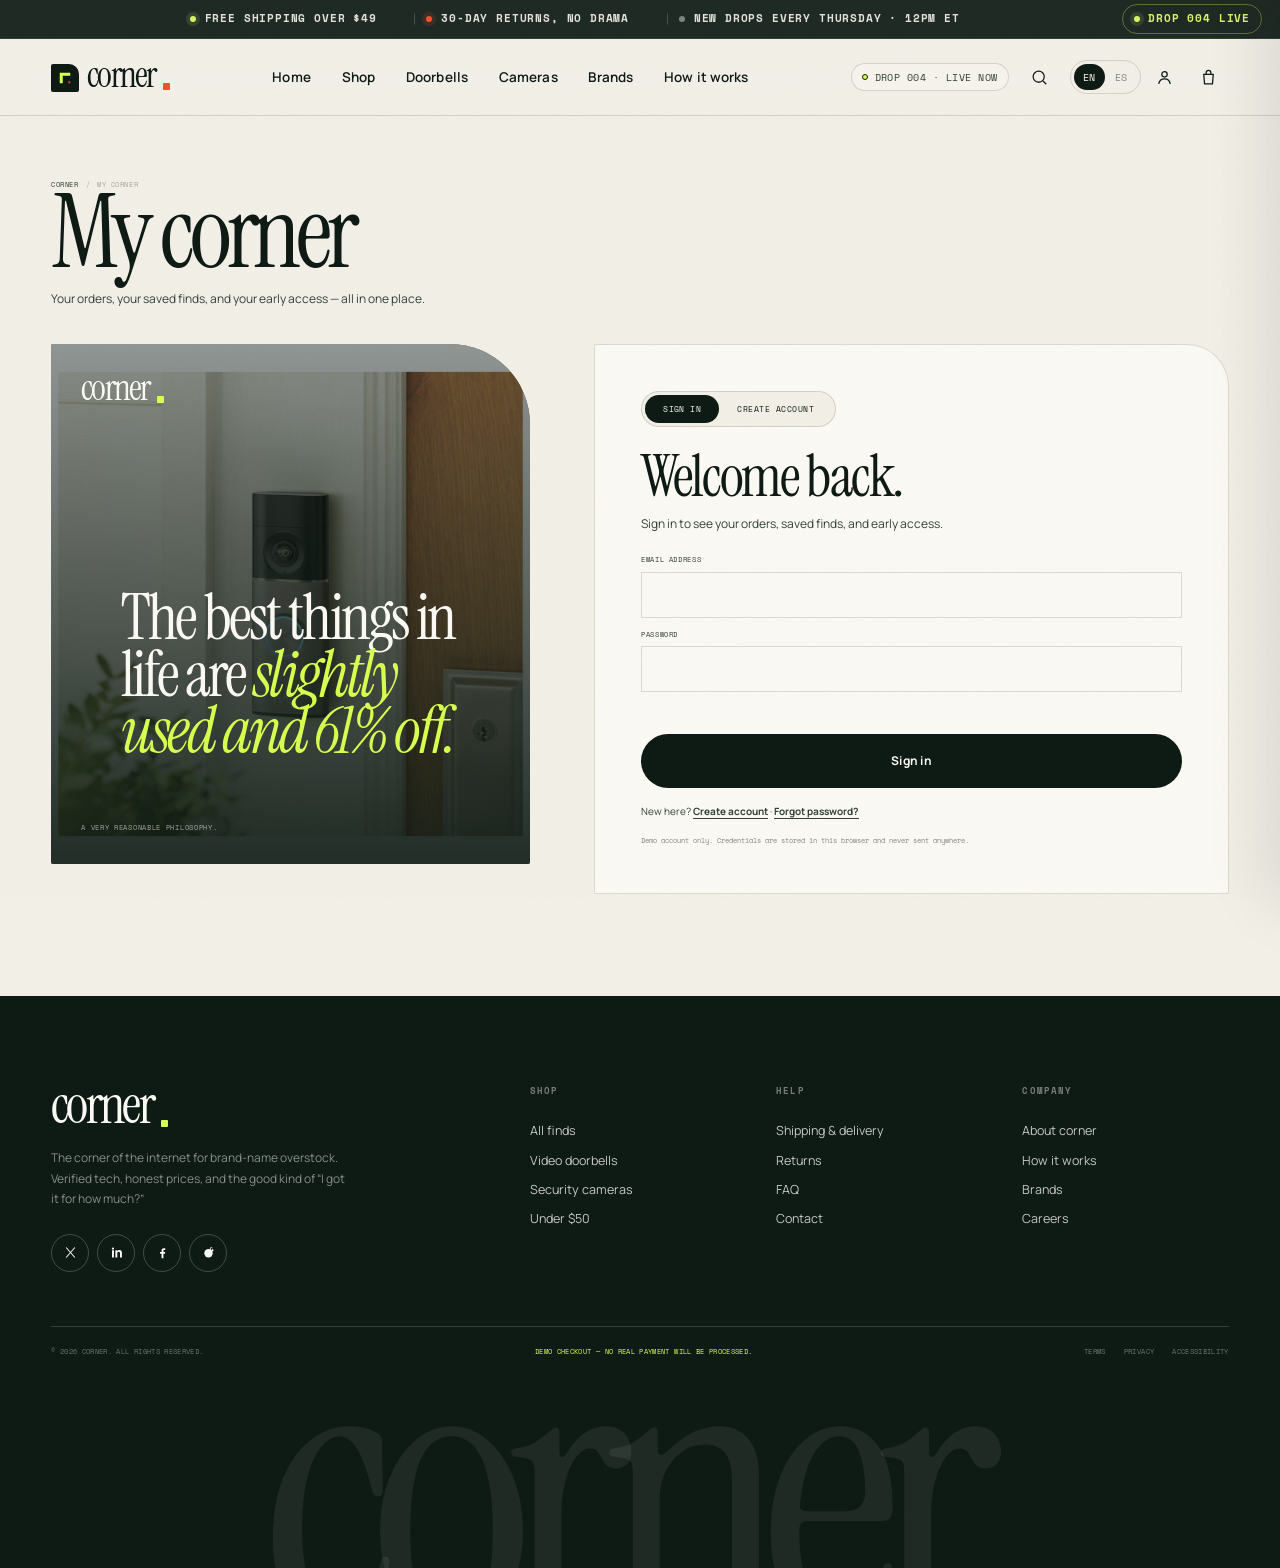
<file: account.html>
<!DOCTYPE html>
<html lang="en">
<head>
  <meta charset="UTF-8">
  <meta name="viewport" content="width=device-width, initial-scale=1">
  <title>My corner — account</title>
  <meta name="description" content="Sign in to your corner account to see orders, saved finds, and early access.">
  <meta name="theme-color" content="#f2efe7">
  <link rel="icon" type="image/svg+xml" href="assets/img/favicon.svg">
  <link rel="stylesheet" href="assets/css/main.css">
  <link rel="stylesheet" href="assets/css/checkout.css">
</head>
<body data-title-en="My corner — account" data-title-es="Mi rincón — cuenta">

<a class="skip-link" href="#main">Skip to content</a>

<div class="announcement">
  <div class="container">
    <span class="announcement-side announcement-label" data-i18n="announce.standard">The corner standard</span>
    <div class="announcement-track">
      <span class="announcement-msg"><span class="dot"></span><span data-i18n="announce.ship">Free shipping over $49</span></span>
      <span class="announcement-msg"><span class="dot"></span><span data-i18n="announce.returns">30-day returns, no drama</span></span>
      <span class="announcement-msg"><span class="dot"></span><span data-i18n="announce.drops">New drops every Thursday · 12pm ET</span></span>
    </div>
    <a class="announcement-side announcement-drop" href="shop.html" aria-label="Shop Drop 004" data-i18n-aria-label="announce.shopdrop"><span class="drop-live"></span>Drop 004 <span data-i18n="announce.live">Live</span></a>
  </div>
</div>

<header class="site-header" id="siteHeader">
  <div class="container header-inner">
    <a class="brand" href="index.html" aria-label="corner home">
      <span class="brand-mark" aria-hidden="true"><svg viewBox="0 0 24 24" fill="none"><path d="M5 5h14v4H9v10H5z" fill="currentColor"/><rect x="16.5" y="16.5" width="2.5" height="2.5" fill="#f0522d"/></svg></span>
      <span class="brand-word">corner</span>
      <span class="brand-dot"></span>
    </a>

    <nav class="main-nav" aria-label="Primary">
      <a href="index.html" data-i18n="nav.home">Home</a>
      <a href="shop.html" data-i18n="nav.shop">Shop</a>
      <a href="shop.html?category=doorbells" data-i18n="nav.doorbells">Doorbells</a>
      <a href="shop.html?category=cameras" data-i18n="nav.cameras">Cameras</a>
      <a href="index.html#brands" data-i18n="nav.brands">Brands</a>
      <a href="index.html#how" data-i18n="nav.how">How it works</a>
    </nav>

    <div class="header-actions">
      <span class="header-note"><span class="dot"></span><span data-i18n="header.limited">Drop 004 · Live now</span></span>
      <button class="icon-btn" type="button" data-search-open aria-label="Search" data-i18n-aria-label="nav.search">
        <svg viewBox="0 0 24 24" fill="none" stroke="currentColor" stroke-width="1.6"><circle cx="11" cy="11" r="7"/><path d="m16.5 16.5 4 4"/></svg>
      </button>
      <div class="lang-switch" aria-label="Language">
        <button type="button" data-lang="en" class="is-active">EN</button>
        <button type="button" data-lang="es">ES</button>
      </div>
      <a class="icon-btn" href="account.html" aria-label="Account" data-i18n-aria-label="nav.account" aria-current="page">
        <svg viewBox="0 0 24 24" fill="none" stroke="currentColor" stroke-width="1.6"><circle cx="12" cy="8" r="3.4"/><path d="M4.7 20c.9-4.2 3.3-6.2 7.3-6.2s6.4 2 7.3 6.2"/></svg>
      </a>
      <button class="icon-btn bag-btn" type="button" data-cart-open aria-label="Bag" data-i18n-aria-label="nav.bag">
        <svg viewBox="0 0 24 24" fill="none" stroke="currentColor" stroke-width="1.6"><path d="M6 8h12l-1 12H7L6 8Z"/><path d="M9 8V6a3 3 0 0 1 6 0v2"/></svg>
        <span class="bag-count">0</span>
      </button>
      <button class="icon-btn menu-btn" type="button" data-menu-open aria-label="Menu" data-i18n-aria-label="nav.menu">
        <svg viewBox="0 0 24 24" fill="none" stroke="currentColor" stroke-width="1.6"><path d="M3 6h18M3 12h18M3 18h18"/></svg>
      </button>
    </div>
  </div>
</header>

<main id="main" class="account-page">
  <div class="container account-hero">
    <div class="breadcrumb"><a href="index.html">corner</a><span>/</span><span data-i18n="account.title">My corner</span></div>
    <h1 data-i18n="account.title">My corner</h1>
    <p data-i18n="account.sub">Your orders, your saved finds, and your early access — all in one place.</p>
  </div>

  <div class="container account-shell">
    <div class="account-art">
      <a class="brand" href="index.html" style="color:var(--paper)"><span class="brand-word">corner</span><span class="brand-dot" style="background:var(--lime)"></span></a>
      <div>
        <blockquote data-i18n-html="auth.quote">The best things in life are <em>slightly used and 61% off.</em></blockquote>
        <div class="account-art-note" data-i18n="auth.quote.meta">A very reasonable philosophy.</div>
      </div>
    </div>

    <div class="account-main">
      <!-- AUTH -->
      <div id="accountAuth">
        <div class="account-auth-tabs">
          <button type="button" class="is-active" data-account-tab="signin" data-i18n="auth.signin">Sign in</button>
          <button type="button" data-account-tab="create" data-i18n="auth.create">Create account</button>
        </div>

        <div class="account-auth-panel is-on" data-account-panel="signin">
          <h2 data-i18n="auth.signin.title">Welcome back.</h2>
          <p class="account-sub" data-i18n="auth.signin.sub">Sign in to see your orders, saved finds, and early access.</p>
          <form class="account-form" id="accountSigninForm" novalidate>
            <div class="field"><label data-i18n="auth.email">Email address</label><input type="email" name="email" autocomplete="email" required></div>
            <div class="field"><label data-i18n="auth.password">Password</label><input type="password" name="password" autocomplete="current-password" minlength="8" required></div>
            <p class="mono" data-account-error style="min-height:14px;color:var(--orange);font-size:9px"></p>
            <button class="btn btn-ink btn-full" type="submit" data-i18n="auth.signin.cta">Sign in</button>
          </form>
          <p class="account-auth-alt"><span data-i18n="auth.noaccount">New here?</span> <button type="button" data-account-tab="create" data-i18n="auth.create">Create account</button> · <button type="button" data-forgot data-i18n="auth.forgot">Forgot password?</button></p>
        </div>

        <div class="account-auth-panel" data-account-panel="create" hidden>
          <h2 data-i18n="auth.create.title">Get in the back room.</h2>
          <p class="account-sub" data-i18n="auth.create.sub">Members see drops first, get restock alerts, and keep their finds in one place.</p>
          <form class="account-form" id="accountCreateForm" novalidate>
            <div class="field-row">
              <div class="field"><label data-i18n="auth.first">First name</label><input type="text" name="first" autocomplete="given-name" required></div>
              <div class="field"><label data-i18n="auth.last">Last name</label><input type="text" name="last" autocomplete="family-name"></div>
            </div>
            <div class="field"><label data-i18n="auth.email">Email address</label><input type="email" name="email" autocomplete="email" required></div>
            <div class="field"><label data-i18n="auth.password">Password</label><input type="password" name="password" autocomplete="new-password" minlength="8" data-i18n-placeholder="auth.password.hint" placeholder="8+ characters" required></div>
            <label class="checkbox-line"><input type="checkbox" name="terms"> <span data-i18n="auth.terms">I agree to the Terms and Privacy Policy.</span></label>
            <label class="checkbox-line"><input type="checkbox" name="newsletter" checked> <span data-i18n="auth.newsletter">Send me first dibs on new drops.</span></label>
            <p class="mono" data-account-error style="min-height:14px;color:var(--orange);font-size:9px"></p>
            <button class="btn btn-ink btn-full" type="submit" data-i18n="auth.create.cta">Create my account</button>
          </form>
        </div>
        <p class="account-demo" data-i18n="auth.demo">Demo account only. Credentials are stored in this browser and never sent anywhere.</p>
      </div>

      <!-- DASHBOARD -->
      <div class="account-dashboard" id="accountDashboard">
        <div class="account-welcome">
          <div>
            <div class="eyebrow" data-i18n="account.signedin">You are in.</div>
            <h2 style="margin-top:12px"><span data-account-greeting>Hi</span>, <span data-account-first>—</span>.</h2>
            <span class="account-email" data-account-email>—</span>
          </div>
          <div class="account-avatar" data-account-initial>c</div>
        </div>

        <div class="account-stats">
          <div class="account-stat"><span class="stat-label" data-i18n="account.orders">Orders</span><strong data-account-orders-count>0</strong></div>
          <div class="account-stat"><span class="stat-label" data-i18n="account.saved.short">Saved</span><strong data-account-saved-count>0</strong></div>
          <div class="account-stat"><span class="stat-label" data-i18n="account.savings">Total saved</span><strong data-account-savings>$0</strong></div>
        </div>

        <div class="account-section">
          <div class="account-section-head">
            <h3 data-i18n="account.orders">Orders</h3>
            <span class="mono" data-account-member>—</span>
          </div>
          <div class="account-orders" data-account-orders></div>
        </div>

        <div class="account-section">
          <div class="account-section-head">
            <h3 data-i18n="account.saved">Saved finds</h3>
            <span class="mono" data-i18n="common.demo">Demo store</span>
          </div>
          <div class="account-saved" data-account-saved>
            <div class="empty-panel">
              <p data-i18n="account.nosaved">Nothing saved yet. Tap the heart on a find.</p>
              <a class="btn btn-outline btn-sm" href="shop.html" data-i18n="account.shop">Shop the drop</a>
            </div>
          </div>
        </div>

        <div style="display:flex;justify-content:space-between;align-items:center;gap:16px;margin-top:30px">
          <a class="btn btn-ink btn-sm" href="shop.html" data-i18n="account.shop">Shop the drop</a>
          <button class="account-signout" type="button" data-account-signout data-i18n="account.signout">Sign out</button>
        </div>
      </div>
    </div>
  </div>
</main>

<footer class="site-footer">
  <div class="container">
    <div class="footer-top">
      <div class="footer-brand">
        <a class="brand" href="index.html"><span class="brand-word">corner</span><span class="brand-dot"></span></a>
        <p data-i18n="footer.about">The corner of the internet for brand-name overstock. Verified tech, honest prices, and the good kind of “I got it for how much?”.</p>
        <div class="footer-social">
          <a href="#" aria-label="X" title="X"><svg viewBox="0 0 24 24" fill="none" stroke="currentColor" stroke-width="1.7"><path d="M5 4l14 16M19 4 5 20"/></svg></a>
          <a href="#" aria-label="LinkedIn" title="LinkedIn"><svg viewBox="0 0 24 24" fill="currentColor"><path d="M4.8 8.4h3.1V20H4.8zM6.3 3.8a1.8 1.8 0 1 1 0 3.6 1.8 1.8 0 0 1 0-3.6ZM10.2 8.4h3v1.6c.5-.9 1.7-1.9 3.5-1.9 3.4 0 4 2.2 4 5.1V20h-3.1v-5.9c0-1.4 0-3.2-2-3.2s-2.3 1.5-2.3 3.1V20h-3.1z"/></svg></a>
          <a href="#" aria-label="Facebook" title="Facebook"><svg viewBox="0 0 24 24" fill="currentColor"><path d="M13.5 21v-7h2.4l.4-2.9h-2.8V9.3c0-.8.2-1.4 1.4-1.4h1.5V5.3c-.3 0-1.2-.1-2.2-.1-2.2 0-3.7 1.3-3.7 3.8v2.1H8v2.9h2.5v7z"/></svg></a>
          <a href="#" aria-label="Reddit" title="Reddit"><svg viewBox="0 0 24 24" fill="currentColor"><circle cx="12" cy="13.2" r="6.7"/><circle cx="9.3" cy="12.7" r="1" fill="#f2efe7"/><circle cx="14.7" cy="12.7" r="1" fill="#f2efe7"/><path d="M9 15.4c.8.8 1.8 1.2 3 1.2s2.2-.4 3-1.2" stroke="#f2efe7" stroke-width="1.2" fill="none" stroke-linecap="round"/><circle cx="18.3" cy="8.6" r="1.7"/><path d="M14.9 7.3 15.5 4l2.1.5" stroke="currentColor" stroke-width="1.2" fill="none" stroke-linecap="round"/></svg></a>
        </div>
      </div>
      <div class="footer-col">
        <h4 data-i18n="footer.shop">Shop</h4>
        <a href="shop.html" data-i18n="footer.all">All finds</a>
        <a href="shop.html?category=doorbells" data-i18n="footer.doorbells">Video doorbells</a>
        <a href="shop.html?category=cameras" data-i18n="footer.cameras">Security cameras</a>
        <a href="shop.html?price=50" data-i18n="footer.under50">Under $50</a>
      </div>
      <div class="footer-col">
        <h4 data-i18n="footer.help">Help</h4>
        <a href="#" data-i18n="footer.shipping">Shipping & delivery</a>
        <a href="#" data-i18n="footer.returns">Returns</a>
        <a href="#" data-i18n="footer.faq">FAQ</a>
        <a href="#" data-i18n="footer.contact">Contact</a>
      </div>
      <div class="footer-col">
        <h4 data-i18n="footer.company">Company</h4>
        <a href="index.html" data-i18n="footer.aboutus">About corner</a>
        <a href="index.html#how" data-i18n="footer.how">How it works</a>
        <a href="index.html#brands" data-i18n="footer.brands">Brands</a>
        <a href="#" data-i18n="footer.careers">Careers</a>
      </div>
    </div>
    <div class="footer-bottom">
      <span data-i18n="footer.rights">© 2026 corner. All rights reserved.</span>
      <span class="demo-note" data-i18n="footer.demo">Demo checkout — no real payment will be processed.</span>
      <div class="footer-legal">
        <a href="#" data-i18n="footer.terms">Terms</a>
        <a href="#" data-i18n="footer.privacy">Privacy</a>
        <a href="#" data-i18n="footer.accessibility">Accessibility</a>
      </div>
    </div>
  </div>
  <div class="footer-mega" aria-hidden="true">corner<span class="dot">.</span></div>
</footer>

<script src="assets/js/data.js" defer></script>
<script src="assets/js/i18n.js" defer></script>
<script src="assets/js/app.js" defer></script>
<script src="assets/js/account.js" defer></script>
</body>
</html>
</file>
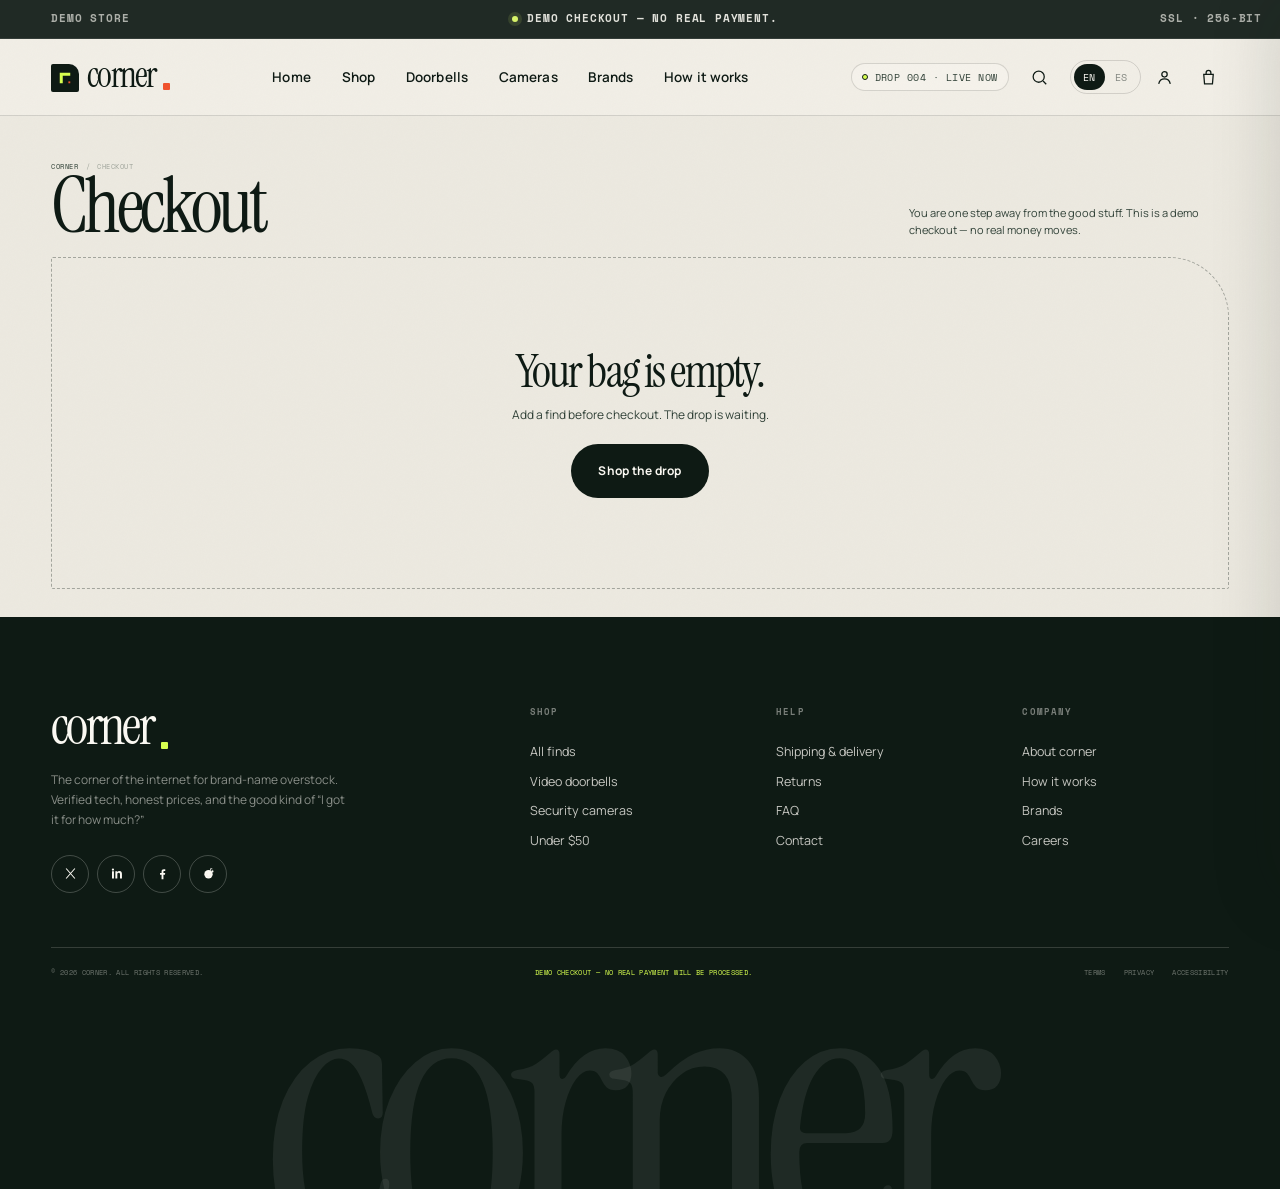
<file: checkout.html>
<!DOCTYPE html>
<html lang="en">
<head>
  <meta charset="UTF-8">
  <meta name="viewport" content="width=device-width, initial-scale=1">
  <title>Checkout — corner</title>
  <meta name="description" content="Demo checkout for corner. No real payment will be processed.">
  <meta name="theme-color" content="#f2efe7">
  <link rel="icon" type="image/svg+xml" href="assets/img/favicon.svg">
  <link rel="stylesheet" href="assets/css/main.css">
  <link rel="stylesheet" href="assets/css/checkout.css">
</head>
<body class="checkout-body" data-title-en="Checkout — corner" data-title-es="Pagar — corner">

<a class="skip-link" href="#main">Skip to content</a>

<div class="announcement">
  <div class="container">
    <span class="announcement-side" data-i18n="common.demo">Demo store</span>
    <div class="announcement-track">
      <span class="announcement-msg"><span class="dot"></span><span data-i18n="announce.demo.short">Demo checkout — no real payment.</span></span>
    </div>
    <span class="announcement-side">SSL · 256-bit</span>
  </div>
</div>

<header class="site-header" id="siteHeader">
  <div class="container header-inner">
    <a class="brand" href="index.html" aria-label="corner home">
      <span class="brand-mark" aria-hidden="true"><svg viewBox="0 0 24 24" fill="none"><path d="M5 5h14v4H9v10H5z" fill="currentColor"/><rect x="16.5" y="16.5" width="2.5" height="2.5" fill="#f0522d"/></svg></span>
      <span class="brand-word">corner</span>
      <span class="brand-dot"></span>
    </a>

    <nav class="main-nav" aria-label="Primary">
      <a href="index.html" data-i18n="nav.home">Home</a>
      <a href="shop.html" data-i18n="nav.shop">Shop</a>
      <a href="shop.html?category=doorbells" data-i18n="nav.doorbells">Doorbells</a>
      <a href="shop.html?category=cameras" data-i18n="nav.cameras">Cameras</a>
      <a href="index.html#brands" data-i18n="nav.brands">Brands</a>
      <a href="index.html#how" data-i18n="nav.how">How it works</a>
    </nav>

    <div class="header-actions">
      <span class="header-note"><span class="dot"></span><span data-i18n="header.limited">Drop 004 · Live now</span></span>
      <button class="icon-btn" type="button" data-search-open aria-label="Search" data-i18n-aria-label="nav.search">
        <svg viewBox="0 0 24 24" fill="none" stroke="currentColor" stroke-width="1.6"><circle cx="11" cy="11" r="7"/><path d="m16.5 16.5 4 4"/></svg>
      </button>
      <div class="lang-switch" aria-label="Language">
        <button type="button" data-lang="en" class="is-active">EN</button>
        <button type="button" data-lang="es">ES</button>
      </div>
      <a class="icon-btn" href="account.html" aria-label="Account" data-i18n-aria-label="nav.account">
        <svg viewBox="0 0 24 24" fill="none" stroke="currentColor" stroke-width="1.6"><circle cx="12" cy="8" r="3.4"/><path d="M4.7 20c.9-4.2 3.3-6.2 7.3-6.2s6.4 2 7.3 6.2"/></svg>
      </a>
      <button class="icon-btn bag-btn" type="button" data-cart-open aria-label="Bag" data-i18n-aria-label="nav.bag">
        <svg viewBox="0 0 24 24" fill="none" stroke="currentColor" stroke-width="1.6"><path d="M6 8h12l-1 12H7L6 8Z"/><path d="M9 8V6a3 3 0 0 1 6 0v2"/></svg>
        <span class="bag-count">0</span>
      </button>
      <button class="icon-btn menu-btn" type="button" data-menu-open aria-label="Menu" data-i18n-aria-label="nav.menu">
        <svg viewBox="0 0 24 24" fill="none" stroke="currentColor" stroke-width="1.6"><path d="M3 6h18M3 12h18M3 18h18"/></svg>
      </button>
    </div>
  </div>
</header>

<main id="main">
  <div id="checkoutMainView">

    <div class="container checkout-top">
      <div>
        <div class="breadcrumb"><a href="index.html">corner</a><span>/</span><span data-i18n="checkout.title">Checkout</span></div>
        <h1 data-i18n="checkout.title">Checkout</h1>
      </div>
      <p class="checkout-top-note" data-i18n="checkout.sub">You are one step away from the good stuff. This is a demo checkout — no real money moves.</p>
    </div>

    <div class="container">
      <div class="checkout-steps" aria-label="Checkout progress">
        <div class="checkout-step is-active" data-step-indicator="1"><span class="num">01</span><span data-i18n="checkout.step1">Contact & shipping</span></div>
        <div class="checkout-step" data-step-indicator="2"><span class="num">02</span><span data-i18n="checkout.step2">Delivery</span></div>
        <div class="checkout-step" data-step-indicator="3"><span class="num">03</span><span data-i18n="checkout.step3">Payment</span></div>
      </div>
    </div>

    <div class="container">
      <div class="shop-empty" id="checkoutEmpty" style="margin-bottom:28px">
        <h3 data-i18n="checkout.empty.title">Your bag is empty.</h3>
        <p data-i18n="checkout.empty.body">Add a find before checkout. The drop is waiting.</p>
        <a class="btn btn-ink" href="shop.html" data-i18n="cart.empty.cta">Shop the drop</a>
      </div>
    </div>

    <div class="container checkout-grid" id="checkoutLayout">
      <div class="checkout-main">
        <div class="checkout-demo-note">
          <svg viewBox="0 0 24 24" fill="none" stroke="currentColor" stroke-width="1.5"><path d="M12 3 2.8 20h18.4L12 3Z"/><path d="M12 9v5M12 17.2v.1"/></svg>
          <span data-i18n="checkout.demo">This is a demo checkout. No real payment will be processed and no card data is stored.</span>
        </div>

        <!-- STEP 1 -->
        <section class="checkout-panel is-open" data-step="1">
          <div class="checkout-panel-head">
            <div class="checkout-panel-title"><span class="panel-num">01</span><h2 data-i18n="checkout.step1">Contact & shipping</h2></div>
            <button class="checkout-panel-edit" type="button" data-edit-step="1" data-i18n="checkout.edit">Edit</button>
          </div>
          <div class="checkout-panel-body">
            <form id="contactForm" novalidate>
              <div class="form-section-label" data-i18n="checkout.contact">Contact</div>
              <div class="form-grid">
                <div class="field span-2"><label for="checkoutEmail" data-i18n="checkout.email">Email address</label><input id="checkoutEmail" name="email" type="email" autocomplete="email" required></div>
                <div class="field span-2"><label for="checkoutPhone" data-i18n="checkout.phone">Phone number</label><input id="checkoutPhone" name="phone" type="tel" autocomplete="tel"></div>
              </div>

              <div class="form-section-label" data-i18n="checkout.shipping">Shipping address</div>
              <div class="form-grid">
                <div class="field"><label for="checkoutFirst" data-i18n="checkout.first">First name</label><input id="checkoutFirst" name="first" type="text" autocomplete="given-name" required></div>
                <div class="field"><label for="checkoutLast" data-i18n="checkout.last">Last name</label><input id="checkoutLast" name="last" type="text" autocomplete="family-name" required></div>
                <div class="field span-2"><label for="checkoutAddress" data-i18n="checkout.address">Address</label><input id="checkoutAddress" name="address" type="text" autocomplete="address-line1" required></div>
                <div class="field span-2"><label for="checkoutAddress2" data-i18n="checkout.address2">Apartment, suite, etc.</label><input id="checkoutAddress2" name="address2" type="text" autocomplete="address-line2"></div>
                <div class="field"><label for="checkoutCity" data-i18n="checkout.city">City</label><input id="checkoutCity" name="city" type="text" autocomplete="address-level2" required></div>
                <div class="field"><label for="stateSelect" data-i18n="checkout.state">State</label><select id="stateSelect" name="state" autocomplete="address-level1" required><option value="">State</option></select></div>
                <div class="field"><label for="checkoutZip" data-i18n="checkout.zip">ZIP code</label><input id="checkoutZip" name="zip" type="text" inputmode="numeric" autocomplete="postal-code" maxlength="10" required></div>
              </div>

              <div class="form-actions">
                <a class="back-link" href="shop.html"><svg viewBox="0 0 24 24" fill="none" stroke="currentColor" stroke-width="1.7"><path d="M19 12H5M11 18l-6-6 6-6"/></svg><span data-i18n="cart.continue">Continue shopping</span></a>
                <button class="btn btn-ink" type="submit" data-next-step="1"><span data-i18n="checkout.continue.delivery">Continue to delivery</span><svg class="arrow" viewBox="0 0 24 24" fill="none" stroke="currentColor" stroke-width="1.7"><path d="M5 12h14M13 6l6 6-6 6"/></svg></button>
              </div>
            </form>
          </div>
          <div class="checkout-summary-mini" data-summary-mini="1"></div>
        </section>

        <!-- STEP 2 -->
        <section class="checkout-panel" data-step="2">
          <div class="checkout-panel-head">
            <div class="checkout-panel-title"><span class="panel-num">02</span><h2 data-i18n="checkout.step2">Delivery</h2></div>
            <button class="checkout-panel-edit" type="button" data-edit-step="2" data-i18n="checkout.edit">Edit</button>
          </div>
          <div class="checkout-panel-body">
            <div class="form-section-label" data-i18n="checkout.delivery.title">Delivery method</div>
            <div class="delivery-options">
              <label class="delivery-option is-selected" data-shipping-option="standard">
                <input type="radio" name="shipping" value="standard" checked>
                <span class="radio-dot"></span>
                <span><strong data-i18n="checkout.delivery.standard">Standard</strong><small data-i18n="checkout.delivery.standard.time">3–5 business days</small></span>
                <span class="delivery-price free" id="standardPrice" data-i18n="checkout.delivery.free">Free</span>
              </label>
              <label class="delivery-option" data-shipping-option="express">
                <input type="radio" name="shipping" value="express">
                <span class="radio-dot"></span>
                <span><strong data-i18n="checkout.delivery.express">Express</strong><small data-i18n="checkout.delivery.express.time">1–2 business days</small></span>
                <span class="delivery-price">$12.00</span>
              </label>
              <label class="delivery-option" data-shipping-option="overnight">
                <input type="radio" name="shipping" value="overnight">
                <span class="radio-dot"></span>
                <span><strong data-i18n="checkout.delivery.overnight">Overnight</strong><small data-i18n="checkout.delivery.overnight.time">Next business day</small></span>
                <span class="delivery-price">$24.00</span>
              </label>
            </div>
            <div class="form-actions">
              <button class="back-link" type="button" data-back-step="2"><svg viewBox="0 0 24 24" fill="none" stroke="currentColor" stroke-width="1.7"><path d="M19 12H5M11 18l-6-6 6-6"/></svg><span data-i18n="checkout.back">Back</span></button>
              <button class="btn btn-ink" type="button" data-next-step="2"><span data-i18n="checkout.continue.payment">Continue to payment</span><svg class="arrow" viewBox="0 0 24 24" fill="none" stroke="currentColor" stroke-width="1.7"><path d="M5 12h14M13 6l6 6-6 6"/></svg></button>
            </div>
          </div>
          <div class="checkout-summary-mini" data-summary-mini="2"></div>
        </section>

        <!-- STEP 3 -->
        <section class="checkout-panel" data-step="3">
          <div class="checkout-panel-head">
            <div class="checkout-panel-title"><span class="panel-num">03</span><h2 data-i18n="checkout.step3">Payment</h2></div>
            <button class="checkout-panel-edit" type="button" data-edit-step="3" data-i18n="checkout.edit">Edit</button>
          </div>
          <div class="checkout-panel-body">
            <p class="small muted" style="margin-bottom:16px" data-i18n="checkout.payment.sub">Select a payment method. All options are wired up as a demo.</p>

            <div class="express-block">
              <div class="express-label" data-i18n="checkout.express">Express checkout</div>
              <div class="express-row">
                <button class="express-btn apple" type="button" data-express="applepay"><svg viewBox="0 0 24 24" fill="currentColor"><path d="M16.6 12.7c0-2.2 1.8-3.3 1.9-3.4-1-1.5-2.6-1.7-3.1-1.8-1.3-.1-2.5.8-3.2.8-.7 0-1.7-.8-2.8-.8-1.5 0-2.8.9-3.5 2.3-1.5 2.6-.4 6.4 1 8.5.7 1 1.5 2.1 2.6 2.1 1 0 1.4-.7 2.7-.7s1.6.7 2.7.7c1.1 0 1.9-1 2.6-2 .8-1.2 1.1-2.3 1.1-2.4 0 0-2.1-.8-2.1-3.3ZM14.6 5.8c.6-.7 1-1.7.9-2.7-.9 0-2 .6-2.6 1.3-.6.6-1 1.6-.9 2.6 1 .1 2-.5 2.6-1.2Z"/></svg>Pay</button>
                <button class="express-btn paypal" type="button" data-express="paypal"><svg viewBox="0 0 24 24" fill="currentColor"><path d="M8.5 20H5.7l3-17h4.4c2.9 0 4.6 1.5 4.3 4.2-.3 3-2.3 4.6-5.2 4.6H10l-.9 5.2H8.5Zm1.8-10h1.1c1.3 0 2.2-.6 2.4-1.9.2-1.2-.5-1.8-1.7-1.8h-1.2l-.6 3.7Z"/></svg>PayPal</button>
                <button class="express-btn shop" type="button" data-express="shop"><svg viewBox="0 0 24 24" fill="currentColor"><path d="M12 3 3 8v8l9 5 9-5V8l-9-5Zm0 2.3 6.6 3.7L12 12.7 5.4 9 12 5.3Zm-7 5.2 6 3.3v5.8l-6-3.3v-5.8Zm8 9.1v-5.8l6-3.3v5.8l-6 3.3Z"/></svg>Shop Pay</button>
              </div>
            </div>

            <div class="form-section-label" data-i18n="checkout.payment.title">Payment</div>
            <div class="pay-methods" id="payMethods">
              <label class="pay-method is-selected" data-pay-method="card">
                <input type="radio" name="payment" value="card" checked>
                <span class="radio-dot"></span>
                <span class="pay-logo">VISA</span>
                <span class="pay-name"><span data-i18n="checkout.card">Credit or debit card</span><span class="pay-sub" data-i18n="checkout.card.sub">Visa, Mastercard, Amex, Discover</span></span>
              </label>
              <label class="pay-method" data-pay-method="applepay">
                <input type="radio" name="payment" value="applepay">
                <span class="radio-dot"></span>
                <span class="pay-logo">Pay</span>
                <span class="pay-name"><span data-i18n="checkout.applepay">Apple Pay</span><span class="pay-sub" data-i18n="checkout.applepay.sub">Fastest checkout on Safari</span></span>
                <span class="pay-badge">Express</span>
              </label>
              <label class="pay-method" data-pay-method="paypal">
                <input type="radio" name="payment" value="paypal">
                <span class="radio-dot"></span>
                <span class="pay-logo">PP</span>
                <span class="pay-name"><span data-i18n="checkout.paypal">PayPal</span><span class="pay-sub" data-i18n="checkout.paypal.sub">Pay with your PayPal balance</span></span>
              </label>
              <label class="pay-method" data-pay-method="shop">
                <input type="radio" name="payment" value="shop">
                <span class="radio-dot"></span>
                <span class="pay-logo">shop</span>
                <span class="pay-name"><span data-i18n="checkout.shop">Shop Pay</span><span class="pay-sub" data-i18n="checkout.shop.sub">Save your details for next time</span></span>
              </label>
              <label class="pay-method" data-pay-method="klarna">
                <input type="radio" name="payment" value="klarna">
                <span class="radio-dot"></span>
                <span class="pay-logo">K.</span>
                <span class="pay-name"><span data-i18n="checkout.klarna">Klarna</span><span class="pay-sub" data-i18n="checkout.klarna.sub">4 interest-free payments</span></span>
              </label>
              <label class="pay-method" data-pay-method="afterpay">
                <input type="radio" name="payment" value="afterpay">
                <span class="radio-dot"></span>
                <span class="pay-logo">AP</span>
                <span class="pay-name"><span data-i18n="checkout.afterpay">Afterpay</span><span class="pay-sub" data-i18n="checkout.afterpay.sub">Pay in 4, no interest</span></span>
              </label>
              <label class="pay-method" data-pay-method="affirm">
                <input type="radio" name="payment" value="affirm">
                <span class="radio-dot"></span>
                <span class="pay-logo">Af</span>
                <span class="pay-name"><span data-i18n="checkout.affirm">Affirm</span><span class="pay-sub" data-i18n="checkout.affirm.sub">Monthly payments available</span></span>
              </label>
              <label class="pay-method" data-pay-method="applegift">
                <input type="radio" name="payment" value="applegift">
                <span class="radio-dot"></span>
                <span class="pay-logo">Apple</span>
                <span class="pay-name"><span data-i18n="checkout.applegift">Apple Gift Card</span><span class="pay-sub" data-i18n="checkout.applegift.sub">Redeem an Apple Gift Card</span></span>
              </label>
              <label class="pay-method" data-pay-method="cornergift">
                <input type="radio" name="payment" value="cornergift">
                <span class="radio-dot"></span>
                <span class="pay-logo">cnr</span>
                <span class="pay-name"><span data-i18n="checkout.cornergift">Corner Gift Card</span><span class="pay-sub" data-i18n="checkout.cornergift.sub">Use a corner balance</span></span>
              </label>
              <label class="pay-method" data-pay-method="bank">
                <input type="radio" name="payment" value="bank">
                <span class="radio-dot"></span>
                <span class="pay-logo">ACH</span>
                <span class="pay-name"><span data-i18n="checkout.bank">Bank transfer (ACH)</span><span class="pay-sub" data-i18n="checkout.bank.sub">Pay from your bank account</span></span>
              </label>
            </div>

            <div class="pay-form is-on" data-pay-panel="card">
              <div class="form-grid">
                <div class="field span-2"><label for="cardNumber" data-i18n="checkout.card.number">Card number</label><div class="card-input-wrap"><input id="cardNumber" name="cardNumber" type="text" inputmode="numeric" autocomplete="cc-number" maxlength="19" placeholder="4242 4242 4242 4242"><span class="mono" style="position:absolute;right:10px;top:50%;transform:translateY(-50%);font-size:7px;opacity:.35">VISA</span></div></div>
                <div class="field"><label for="cardExp" data-i18n="checkout.card.exp">Expiration</label><input id="cardExp" name="cardExp" type="text" inputmode="numeric" autocomplete="cc-exp" maxlength="5" placeholder="MM/YY"></div>
                <div class="field"><label for="cardCvc" data-i18n="checkout.card.cvc">CVC</label><input id="cardCvc" name="cardCvc" type="text" inputmode="numeric" autocomplete="cc-csc" maxlength="4" placeholder="123"></div>
                <div class="field span-2"><label for="cardName" data-i18n="checkout.card.name">Name on card</label><input id="cardName" name="cardName" type="text" autocomplete="cc-name" placeholder="Name on card"></div>
              </div>
              <label class="checkbox-line" style="margin-top:12px"><input type="checkbox" checked> <span data-i18n="checkout.card.billing">Billing address is the same as shipping.</span></label>
              <p class="pay-form-note"><svg viewBox="0 0 24 24" fill="none" stroke="currentColor" stroke-width="1.5"><rect x="5" y="10" width="14" height="10" rx="1"/><path d="M8 10V7a4 4 0 0 1 8 0v3"/></svg><span data-i18n="checkout.card.secure">Your card details are encrypted and never stored. In this demo, they are not sent anywhere.</span></p>
            </div>

            <div class="pay-form" data-pay-panel="applepay">
              <p class="giftcard-copy" data-i18n="checkout.payment.demo.apple">Apple Pay would open here in production. This demo does not contact Apple or take a payment.</p>
              <button class="btn btn-ink" type="button" data-express="applepay"><span>Pay with Apple Pay</span></button>
            </div>
            <div class="pay-form" data-pay-panel="paypal">
              <p class="giftcard-copy" data-i18n="checkout.payment.demo.paypal">PayPal would open here in production. No account is connected in this demo.</p>
            </div>
            <div class="pay-form" data-pay-panel="shop">
              <p class="giftcard-copy" data-i18n="checkout.payment.demo.shop">Shop Pay would remember your details in production. This demo does not connect to Shopify.</p>
            </div>
            <div class="pay-form" data-pay-panel="klarna">
              <p class="giftcard-copy" data-i18n="checkout.payment.demo.bnpl">You would choose a payment plan with Klarna in production. No credit check is performed in this demo.</p>
            </div>
            <div class="pay-form" data-pay-panel="afterpay">
              <p class="giftcard-copy" data-i18n="checkout.payment.demo.bnpl">You would choose a payment plan with Afterpay in production. No credit check is performed in this demo.</p>
            </div>
            <div class="pay-form" data-pay-panel="affirm">
              <p class="giftcard-copy" data-i18n="checkout.payment.demo.bnpl">You would choose a payment plan with Affirm in production. No credit check is performed in this demo.</p>
            </div>
            <div class="pay-form" data-pay-panel="applegift">
              <p class="giftcard-copy" data-i18n="checkout.gift.copy.apple">Enter the code from the back of your Apple Gift Card. The balance will be applied to this order.</p>
              <div class="form-grid">
                <div class="field span-2"><label for="appleGiftCode" data-i18n="checkout.gift.code">Gift card code</label><input id="appleGiftCode" type="text" placeholder="XXXX-XXXX-XXXX-XXXX"></div>
                <div class="field"><label for="appleGiftPin" data-i18n="checkout.gift.pin">PIN</label><input id="appleGiftPin" type="text" inputmode="numeric" maxlength="4" placeholder="1234"></div>
              </div>
              <p class="pay-form-note"><svg viewBox="0 0 24 24" fill="none" stroke="currentColor" stroke-width="1.5"><rect x="3" y="6" width="18" height="12" rx="1"/><path d="M3 10h18"/></svg><span data-i18n="checkout.payment.demo.gift">The gift card balance would be verified at checkout. Demo codes are accepted without validation.</span></p>
            </div>
            <div class="pay-form" data-pay-panel="cornergift">
              <p class="giftcard-copy" data-i18n="checkout.gift.copy.corner">Enter the code from your corner gift card. Demo codes are not validated.</p>
              <div class="form-grid">
                <div class="field span-2"><label for="cornerGiftCode" data-i18n="checkout.gift.code">Gift card code</label><input id="cornerGiftCode" type="text" placeholder="CORNER-XXXX-XXXX"></div>
                <div class="field"><label for="cornerGiftPin" data-i18n="checkout.gift.pin">PIN</label><input id="cornerGiftPin" type="text" inputmode="numeric" maxlength="4" placeholder="1234"></div>
              </div>
              <p class="pay-form-note"><svg viewBox="0 0 24 24" fill="none" stroke="currentColor" stroke-width="1.5"><rect x="3" y="6" width="18" height="12" rx="1"/><path d="M3 10h18"/></svg><span data-i18n="checkout.payment.demo.gift">The gift card balance would be verified at checkout. Demo codes are accepted without validation.</span></p>
            </div>
            <div class="pay-form" data-pay-panel="bank">
              <div class="bank-note" data-i18n="checkout.bank.note">Demo only — no bank connection is made. In production this would use Plaid or a similar secure provider.</div>
              <div class="form-grid">
                <div class="field"><label for="bankRouting" data-i18n="checkout.bank.routing">Routing number</label><input id="bankRouting" type="text" inputmode="numeric" maxlength="9" placeholder="021000021"></div>
                <div class="field"><label for="bankAccount" data-i18n="checkout.bank.account">Account number</label><input id="bankAccount" type="text" inputmode="numeric" maxlength="17" placeholder="000123456789"></div>
              </div>
            </div>

            <div class="form-actions" style="margin-top:24px">
              <button class="back-link" type="button" data-back-step="3"><svg viewBox="0 0 24 24" fill="none" stroke="currentColor" stroke-width="1.7"><path d="M19 12H5M11 18l-6-6 6-6"/></svg><span data-i18n="checkout.back">Back</span></button>
              <button class="btn btn-ink btn-lg" type="button" id="placeOrder"><span data-i18n="checkout.place">Place order</span><svg class="arrow" viewBox="0 0 24 24" fill="none" stroke="currentColor" stroke-width="1.7"><path d="M5 12h14M13 6l6 6-6 6"/></svg></button>
            </div>
          </div>
          <div class="checkout-summary-mini" data-summary-mini="3"></div>
        </section>
      </div>

      <aside class="checkout-aside">
        <div class="order-summary">
          <div class="order-summary-head">
            <h2 data-i18n="checkout.summary">Order summary</h2>
            <span class="mono" data-summary-count></span>
          </div>
          <div class="summary-items" id="summaryItems"></div>

          <form class="promo-form" id="promoForm">
            <input type="text" id="promoInput" data-i18n-placeholder="checkout.promo" placeholder="Promo code" aria-label="Promo code">
            <button type="submit" data-i18n="checkout.promo.apply">Apply</button>
          </form>
          <p class="mono" id="promoMessage" style="display:none;margin-top:8px;color:var(--orange)"></p>

          <div class="summary-totals">
            <div class="summary-row"><span data-i18n="checkout.subtotal">Subtotal</span><strong id="summarySubtotal">$0.00</strong></div>
            <div class="summary-row"><span data-i18n="checkout.shippingcost">Shipping</span><strong id="summaryShipping">$0.00</strong></div>
            <div class="summary-row"><span data-i18n="checkout.tax">Estimated tax</span><strong id="summaryTax">$0.00</strong></div>
            <div class="summary-row total"><span data-i18n="checkout.total">Total</span><span class="total-amount" id="summaryTotal">$0.00</span></div>
          </div>

          <div class="summary-savings"><span data-i18n="checkout.saving">You are saving</span><strong id="summarySavings">$0.00</strong></div>
          <div class="secure-row"><svg viewBox="0 0 24 24" fill="none" stroke="currentColor" stroke-width="1.5"><rect x="5" y="10" width="14" height="10" rx="1"/><path d="M8 10V7a4 4 0 0 1 8 0v3"/></svg><span data-i18n="checkout.secure">Secure checkout · SSL encrypted</span></div>
        </div>

        <div class="order-help">
          <svg viewBox="0 0 24 24" fill="none" stroke="currentColor" stroke-width="1.5"><path d="M21 12a9 9 0 1 1-3.5-7.1"/><path d="M21 4v5h-5"/></svg>
          <p><strong data-i18n="checkout.help">Need a hand? Our humans answer in under 4 hours.</strong><br><a href="#" class="text-link" style="margin-top:8px" data-i18n="checkout.help.link">Chat with us</a></p>
        </div>

        <div class="checkout-demo-note" style="margin-top:14px">
          <svg viewBox="0 0 24 24" fill="none" stroke="currentColor" stroke-width="1.5"><path d="M12 3 2.8 20h18.4L12 3Z"/><path d="M12 9v5M12 17.2v.1"/></svg>
          <span data-i18n="footer.demo">Demo checkout — no real payment will be processed.</span>
        </div>
      </aside>
    </div>
  </div>

  <div class="success-view" id="successView">
    <div class="container">
      <div class="success-card">
        <div class="success-top">
          <div class="success-check"><svg viewBox="0 0 24 24" fill="none" stroke="currentColor" stroke-width="2"><path d="m5 12 4 4L19 6"/></svg></div>
          <h1 data-i18n-html="checkout.success.title">You got<br><em>the good stuff.</em></h1>
          <p data-i18n="checkout.success.body">Your demo order is confirmed. A confirmation email is on its way to {email} — in theory.</p>
        </div>
        <div class="success-meta">
          <div><span class="mono" data-i18n="checkout.success.order">Order number</span><strong id="successOrder">CRN-000000</strong></div>
          <div><span class="mono" data-i18n="checkout.success.estimate">Estimated delivery</span><strong id="successEstimate">—</strong></div>
          <div><span class="mono" data-i18n="checkout.success.payment">Payment</span><strong id="successPayment">—</strong></div>
        </div>
        <div class="success-items" id="successItems"></div>
        <div class="success-actions">
          <a class="btn btn-ink" href="shop.html" data-i18n="checkout.success.keep">Keep shopping</a>
          <a class="btn btn-outline" href="index.html" data-i18n="checkout.success.home">Back to home</a>
        </div>
        <p class="success-note" data-i18n="checkout.success.note">Demo order — no charge was made. This confirmation is for presentation only.</p>
      </div>
    </div>
  </div>

  <div class="processing-overlay" id="processingOverlay">
    <div class="processing-box">
      <div class="processing-mark"><span>c</span></div>
      <h2 data-i18n="checkout.processing">Making it official…</h2>
      <p data-i18n="checkout.processing.sub">Verifying your demo order. No charge is being made.</p>
    </div>
  </div>

</main>

<footer class="site-footer">
  <div class="container">
    <div class="footer-top">
      <div class="footer-brand">
        <a class="brand" href="index.html"><span class="brand-word">corner</span><span class="brand-dot"></span></a>
        <p data-i18n="footer.about">The corner of the internet for brand-name overstock. Verified tech, honest prices, and the good kind of “I got it for how much?”.</p>
        <div class="footer-social">
          <a href="#" aria-label="X" title="X"><svg viewBox="0 0 24 24" fill="none" stroke="currentColor" stroke-width="1.7"><path d="M5 4l14 16M19 4 5 20"/></svg></a>
          <a href="#" aria-label="LinkedIn" title="LinkedIn"><svg viewBox="0 0 24 24" fill="currentColor"><path d="M4.8 8.4h3.1V20H4.8zM6.3 3.8a1.8 1.8 0 1 1 0 3.6 1.8 1.8 0 0 1 0-3.6ZM10.2 8.4h3v1.6c.5-.9 1.7-1.9 3.5-1.9 3.4 0 4 2.2 4 5.1V20h-3.1v-5.9c0-1.4 0-3.2-2-3.2s-2.3 1.5-2.3 3.1V20h-3.1z"/></svg></a>
          <a href="#" aria-label="Facebook" title="Facebook"><svg viewBox="0 0 24 24" fill="currentColor"><path d="M13.5 21v-7h2.4l.4-2.9h-2.8V9.3c0-.8.2-1.4 1.4-1.4h1.5V5.3c-.3 0-1.2-.1-2.2-.1-2.2 0-3.7 1.3-3.7 3.8v2.1H8v2.9h2.5v7z"/></svg></a>
          <a href="#" aria-label="Reddit" title="Reddit"><svg viewBox="0 0 24 24" fill="currentColor"><circle cx="12" cy="13.2" r="6.7"/><circle cx="9.3" cy="12.7" r="1" fill="#f2efe7"/><circle cx="14.7" cy="12.7" r="1" fill="#f2efe7"/><path d="M9 15.4c.8.8 1.8 1.2 3 1.2s2.2-.4 3-1.2" stroke="#f2efe7" stroke-width="1.2" fill="none" stroke-linecap="round"/><circle cx="18.3" cy="8.6" r="1.7"/><path d="M14.9 7.3 15.5 4l2.1.5" stroke="currentColor" stroke-width="1.2" fill="none" stroke-linecap="round"/></svg></a>
        </div>
      </div>
      <div class="footer-col">
        <h4 data-i18n="footer.shop">Shop</h4>
        <a href="shop.html" data-i18n="footer.all">All finds</a>
        <a href="shop.html?category=doorbells" data-i18n="footer.doorbells">Video doorbells</a>
        <a href="shop.html?category=cameras" data-i18n="footer.cameras">Security cameras</a>
        <a href="shop.html?price=50" data-i18n="footer.under50">Under $50</a>
      </div>
      <div class="footer-col">
        <h4 data-i18n="footer.help">Help</h4>
        <a href="#" data-i18n="footer.shipping">Shipping & delivery</a>
        <a href="#" data-i18n="footer.returns">Returns</a>
        <a href="#" data-i18n="footer.faq">FAQ</a>
        <a href="#" data-i18n="footer.contact">Contact</a>
      </div>
      <div class="footer-col">
        <h4 data-i18n="footer.company">Company</h4>
        <a href="index.html" data-i18n="footer.aboutus">About corner</a>
        <a href="index.html#how" data-i18n="footer.how">How it works</a>
        <a href="index.html#brands" data-i18n="footer.brands">Brands</a>
        <a href="#" data-i18n="footer.careers">Careers</a>
      </div>
    </div>
    <div class="footer-bottom">
      <span data-i18n="footer.rights">© 2026 corner. All rights reserved.</span>
      <span class="demo-note" data-i18n="footer.demo">Demo checkout — no real payment will be processed.</span>
      <div class="footer-legal">
        <a href="#" data-i18n="footer.terms">Terms</a>
        <a href="#" data-i18n="footer.privacy">Privacy</a>
        <a href="#" data-i18n="footer.accessibility">Accessibility</a>
      </div>
    </div>
  </div>
  <div class="footer-mega" aria-hidden="true">corner<span class="dot">.</span></div>
</footer>

<script src="assets/js/data.js" defer></script>
<script src="assets/js/i18n.js" defer></script>
<script src="assets/js/app.js" defer></script>
<script src="assets/js/checkout.js" defer></script>
</body>
</html>
</file>
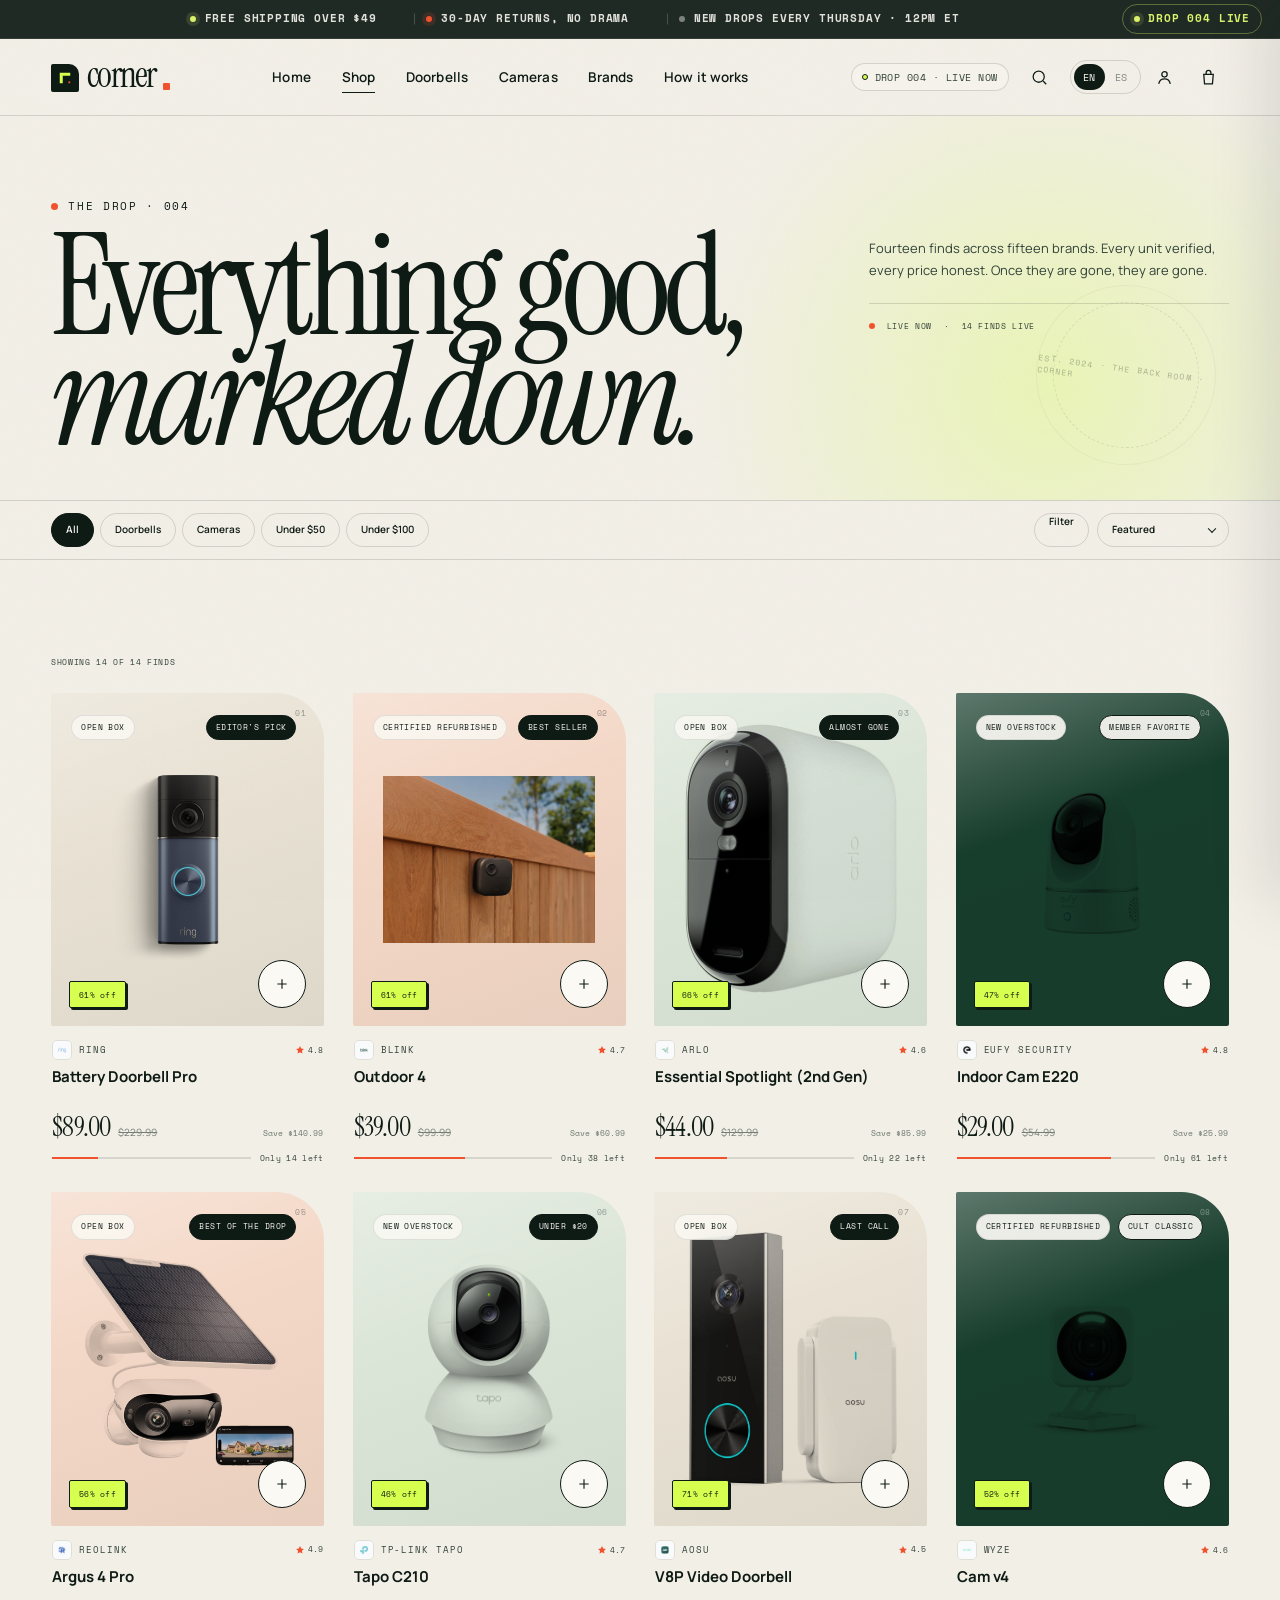
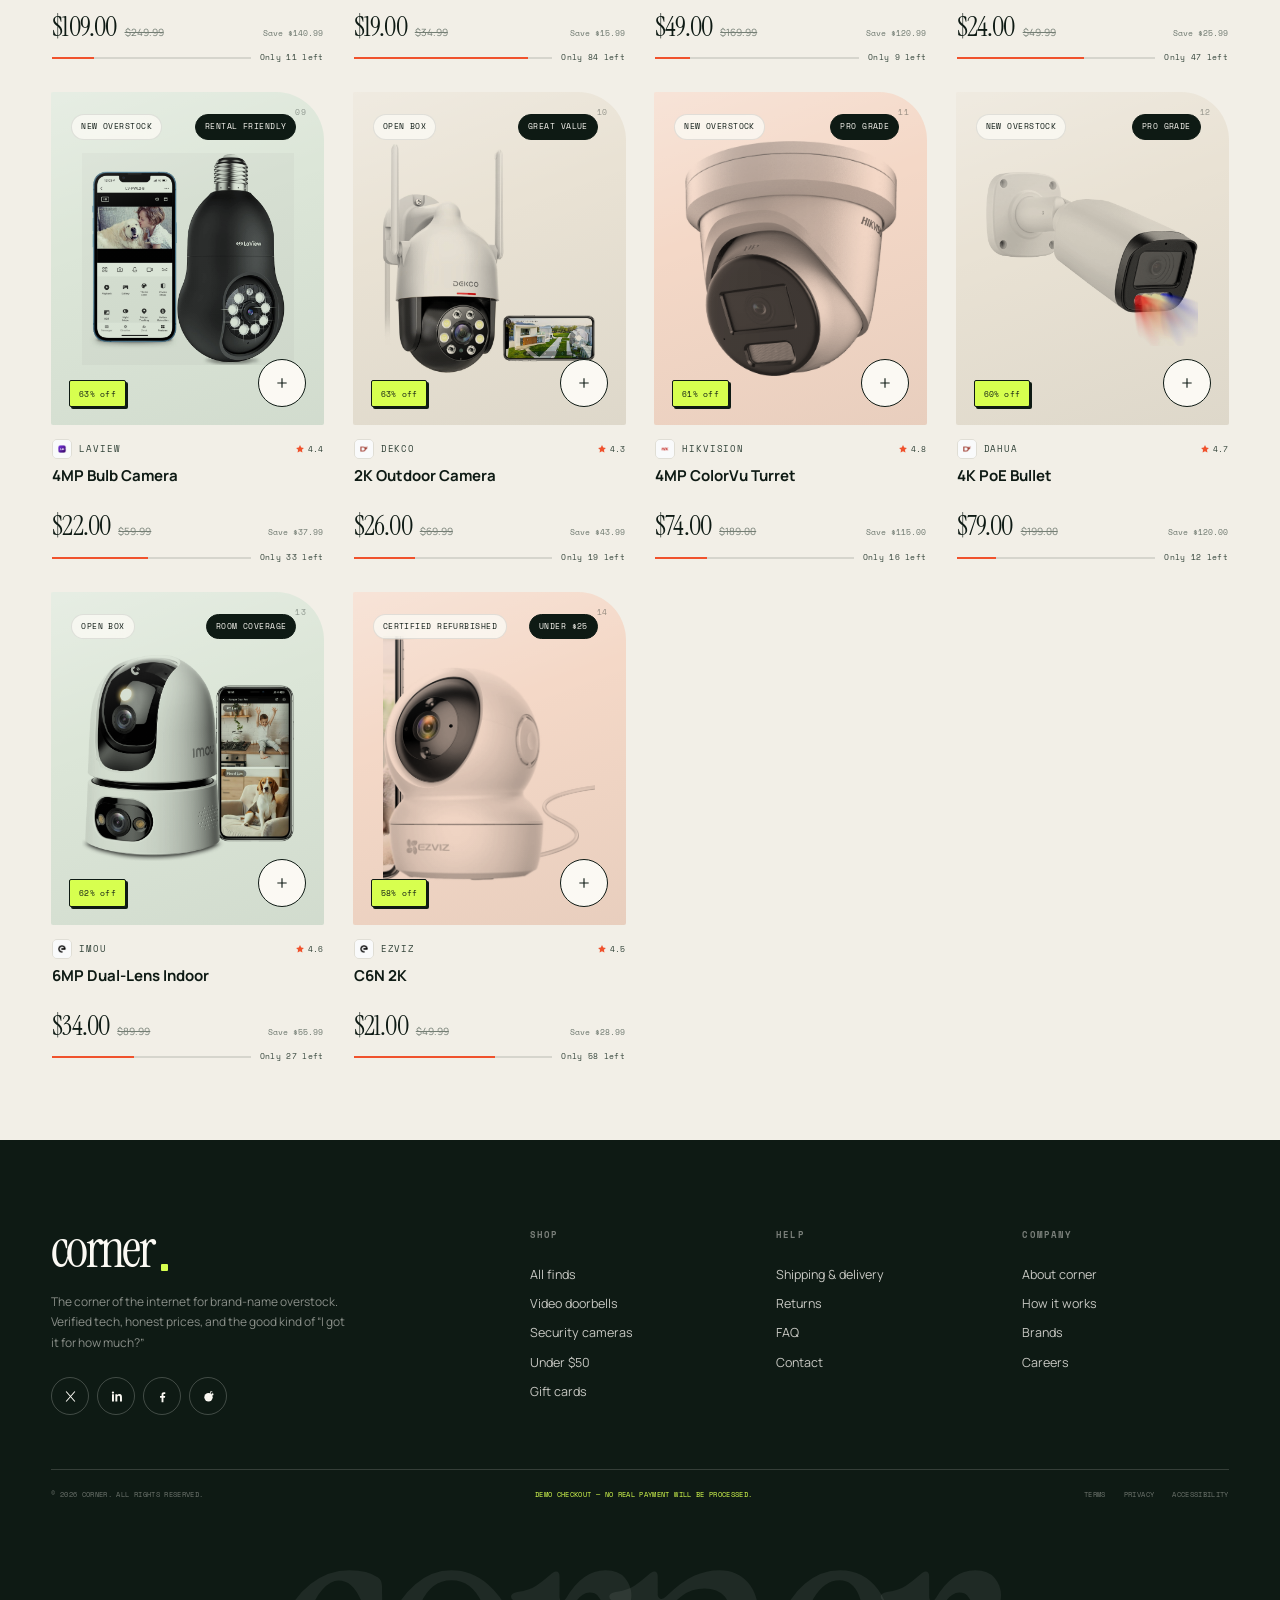
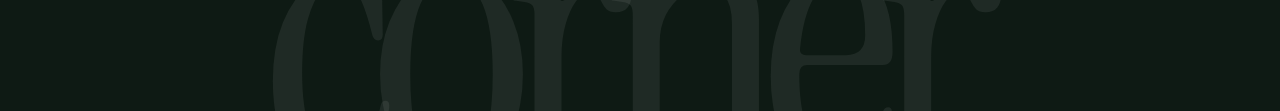
<file: shop.html>
<!DOCTYPE html>
<html lang="en">
<head>
  <meta charset="UTF-8">
  <meta name="viewport" content="width=device-width, initial-scale=1">
  <title>Shop the drop — corner</title>
  <meta name="description" content="Shop brand-name overstock video doorbells and security cameras. Verified units, honest prices, up to 70% off.">
  <meta name="theme-color" content="#f2efe7">
  <link rel="icon" type="image/svg+xml" href="assets/img/favicon.svg">
  <link rel="stylesheet" href="assets/css/main.css">
</head>
<body data-title-en="Shop the drop — corner" data-title-es="Ver el drop — corner">

<a class="skip-link" href="#main">Skip to content</a>

<div class="announcement">
  <div class="container">
    <span class="announcement-side announcement-label" data-i18n="announce.standard">The corner standard</span>
    <div class="announcement-track">
      <span class="announcement-msg"><span class="dot"></span><span data-i18n="announce.ship">Free shipping over $49</span></span>
      <span class="announcement-msg"><span class="dot"></span><span data-i18n="announce.returns">30-day returns, no drama</span></span>
      <span class="announcement-msg"><span class="dot"></span><span data-i18n="announce.drops">New drops every Thursday · 12pm ET</span></span>
    </div>
    <a class="announcement-side announcement-drop" href="shop.html" aria-label="Shop Drop 004" data-i18n-aria-label="announce.shopdrop"><span class="drop-live"></span>Drop 004 <span data-i18n="announce.live">Live</span></a>
  </div>
</div>

<header class="site-header" id="siteHeader">
  <div class="container header-inner">
    <a class="brand" href="index.html" aria-label="corner home">
      <span class="brand-mark" aria-hidden="true"><svg viewBox="0 0 24 24" fill="none"><path d="M5 5h14v4H9v10H5z" fill="currentColor"/><rect x="16.5" y="16.5" width="2.5" height="2.5" fill="#f0522d"/></svg></span>
      <span class="brand-word">corner</span>
      <span class="brand-dot"></span>
    </a>

    <nav class="main-nav" aria-label="Primary">
      <a href="index.html" data-i18n="nav.home">Home</a>
      <a href="shop.html" data-i18n="nav.shop" aria-current="page">Shop</a>
      <a href="shop.html?category=doorbells" data-i18n="nav.doorbells">Doorbells</a>
      <a href="shop.html?category=cameras" data-i18n="nav.cameras">Cameras</a>
      <a href="index.html#brands" data-i18n="nav.brands">Brands</a>
      <a href="index.html#how" data-i18n="nav.how">How it works</a>
    </nav>

    <div class="header-actions">
      <span class="header-note"><span class="dot"></span><span data-i18n="header.limited">Drop 004 · Live now</span></span>
      <button class="icon-btn" type="button" data-search-open aria-label="Search" data-i18n-aria-label="nav.search">
        <svg viewBox="0 0 24 24" fill="none" stroke="currentColor" stroke-width="1.6"><circle cx="11" cy="11" r="7"/><path d="m16.5 16.5 4 4"/></svg>
      </button>
      <div class="lang-switch" aria-label="Language">
        <button type="button" data-lang="en" class="is-active">EN</button>
        <button type="button" data-lang="es">ES</button>
      </div>
      <a class="icon-btn" href="account.html" aria-label="Account" data-i18n-aria-label="nav.account">
        <svg viewBox="0 0 24 24" fill="none" stroke="currentColor" stroke-width="1.6"><circle cx="12" cy="8" r="3.4"/><path d="M4.7 20c.9-4.2 3.3-6.2 7.3-6.2s6.4 2 7.3 6.2"/></svg>
      </a>
      <button class="icon-btn bag-btn" type="button" data-cart-open aria-label="Bag" data-i18n-aria-label="nav.bag">
        <svg viewBox="0 0 24 24" fill="none" stroke="currentColor" stroke-width="1.6"><path d="M6 8h12l-1 12H7L6 8Z"/><path d="M9 8V6a3 3 0 0 1 6 0v2"/></svg>
        <span class="bag-count">0</span>
      </button>
      <button class="icon-btn menu-btn" type="button" data-menu-open aria-label="Menu" data-i18n-aria-label="nav.menu">
        <svg viewBox="0 0 24 24" fill="none" stroke="currentColor" stroke-width="1.6"><path d="M3 6h18M3 12h18M3 18h18"/></svg>
      </button>
    </div>
  </div>
</header>

<main id="main">
  <section class="shop-hero">
    <div class="container">
      <div class="shop-hero-top">
        <div>
          <div class="eyebrow" data-i18n="shop.eyebrow">The drop · 004</div>
          <h1 data-i18n-html="shop.title">Everything good,<br><em>marked down.</em></h1>
        </div>
        <div class="shop-hero-copy">
          <p data-i18n="shop.sub">Fourteen finds across fifteen brands. Every unit verified, every price honest. Once they are gone, they are gone.</p>
          <div class="drop-meta">
            <span class="dot"></span>
            <span data-i18n="shop.live">Live now</span>
            <span>·</span>
            <span data-i18n="shop.meta">14 finds live</span>
          </div>
        </div>
      </div>
    </div>
    <div class="shop-hero-art" aria-hidden="true"><span>EST. 2024 · THE BACK ROOM · CORNER</span></div>
  </section>

  <div class="shop-toolbar">
    <div class="container shop-toolbar-inner">
      <div class="filter-pills" aria-label="Category filters">
        <button class="filter-pill is-active" type="button" data-filter-cat="all" data-i18n="shop.all">All</button>
        <button class="filter-pill" type="button" data-filter-cat="doorbells" data-i18n="nav.doorbells">Doorbells</button>
        <button class="filter-pill" type="button" data-filter-cat="cameras" data-i18n="nav.cameras">Cameras</button>
        <button class="filter-pill" type="button" data-filter-price="50" data-i18n="shop.under50">Under $50</button>
        <button class="filter-pill" type="button" data-filter-price="100" data-i18n="shop.under100">Under $100</button>
      </div>
      <div class="toolbar-right">
        <button class="filter-pill filter-toggle" type="button" data-filter-toggle>
          <span data-i18n="shop.filter">Filter</span>
          <span class="filter-count" data-filter-count></span>
        </button>
        <div class="select-wrap">
          <select id="sortSelect" aria-label="Sort products">
            <option value="featured" data-i18n="shop.sort.featured">Featured</option>
            <option value="low" data-i18n="shop.sort.low">Price: low to high</option>
            <option value="high" data-i18n="shop.sort.high">Price: high to low</option>
            <option value="discount" data-i18n="shop.sort.discount">Biggest discount</option>
            <option value="new" data-i18n="shop.sort.new">Newest</option>
          </select>
        </div>
      </div>
    </div>
  </div>

  <section class="section-tight">
    <div class="container">
      <div class="shop-filters" id="shopFilters">
        <div class="filter-group">
          <h4 data-i18n="shop.category">Category</h4>
          <div class="filter-options" data-filter-group="category">
            <button class="filter-option is-active" type="button" data-filter-cat="all" data-i18n="shop.all">All</button>
            <button class="filter-option" type="button" data-filter-cat="doorbells" data-i18n="nav.doorbells">Doorbells</button>
            <button class="filter-option" type="button" data-filter-cat="cameras" data-i18n="nav.cameras">Cameras</button>
          </div>
        </div>
        <div class="filter-group">
          <h4 data-i18n="shop.brand">Brand</h4>
          <div class="filter-options" data-filter-group="brand" id="brandFilters"></div>
        </div>
        <div class="filter-group">
          <h4 data-i18n="shop.condition">Condition</h4>
          <div class="filter-options" data-filter-group="condition">
            <button class="filter-option" type="button" data-filter-condition="new" data-i18n="product.condition.new">New overstock</button>
            <button class="filter-option" type="button" data-filter-condition="open" data-i18n="product.condition.open">Open box</button>
            <button class="filter-option" type="button" data-filter-condition="refurb" data-i18n="product.condition.refurb">Certified refurbished</button>
          </div>
        </div>
        <div class="filter-group">
          <h4 data-i18n="shop.price">Price</h4>
          <div class="filter-options" data-filter-group="price">
            <button class="filter-option" type="button" data-filter-price="50" data-i18n="shop.under50">Under $50</button>
            <button class="filter-option" type="button" data-filter-price="100" data-i18n="shop.under100">Under $100</button>
            <button class="filter-option" type="button" data-filter-price="100plus" data-i18n="shop.over100">$100+</button>
          </div>
        </div>
        <button class="text-link" type="button" data-filter-clear style="margin-top:18px" data-i18n="shop.clear">Clear all</button>
      </div>

      <div class="shop-results-bar">
        <span class="results-count" data-shop-count>Showing 14 of 14 finds</span>
        <div class="active-filters" data-active-filters></div>
      </div>

      <div class="product-grid" id="shopGrid"></div>

      <div class="shop-empty" id="shopEmpty">
        <h3 data-i18n="shop.none.title">Nothing in this corner.</h3>
        <p data-i18n="shop.none.body">Try a different filter, or clear them all and start over.</p>
        <button class="btn btn-ink" type="button" data-filter-clear data-i18n="shop.reset">Reset filters</button>
      </div>
    </div>
  </section>
</main>

<footer class="site-footer">
  <div class="container">
    <div class="footer-top">
      <div class="footer-brand">
        <a class="brand" href="index.html"><span class="brand-word">corner</span><span class="brand-dot"></span></a>
        <p data-i18n="footer.about">The corner of the internet for brand-name overstock. Verified tech, honest prices, and the good kind of “I got it for how much?”.</p>
        <div class="footer-social">
          <a href="#" aria-label="X" title="X"><svg viewBox="0 0 24 24" fill="none" stroke="currentColor" stroke-width="1.7"><path d="M5 4l14 16M19 4 5 20"/></svg></a>
          <a href="#" aria-label="LinkedIn" title="LinkedIn"><svg viewBox="0 0 24 24" fill="currentColor"><path d="M4.8 8.4h3.1V20H4.8zM6.3 3.8a1.8 1.8 0 1 1 0 3.6 1.8 1.8 0 0 1 0-3.6ZM10.2 8.4h3v1.6c.5-.9 1.7-1.9 3.5-1.9 3.4 0 4 2.2 4 5.1V20h-3.1v-5.9c0-1.4 0-3.2-2-3.2s-2.3 1.5-2.3 3.1V20h-3.1z"/></svg></a>
          <a href="#" aria-label="Facebook" title="Facebook"><svg viewBox="0 0 24 24" fill="currentColor"><path d="M13.5 21v-7h2.4l.4-2.9h-2.8V9.3c0-.8.2-1.4 1.4-1.4h1.5V5.3c-.3 0-1.2-.1-2.2-.1-2.2 0-3.7 1.3-3.7 3.8v2.1H8v2.9h2.5v7z"/></svg></a>
          <a href="#" aria-label="Reddit" title="Reddit"><svg viewBox="0 0 24 24" fill="currentColor"><circle cx="12" cy="13.2" r="6.7"/><circle cx="9.3" cy="12.7" r="1" fill="#f2efe7"/><circle cx="14.7" cy="12.7" r="1" fill="#f2efe7"/><path d="M9 15.4c.8.8 1.8 1.2 3 1.2s2.2-.4 3-1.2" stroke="#f2efe7" stroke-width="1.2" fill="none" stroke-linecap="round"/><circle cx="18.3" cy="8.6" r="1.7"/><path d="M14.9 7.3 15.5 4l2.1.5" stroke="currentColor" stroke-width="1.2" fill="none" stroke-linecap="round"/></svg></a>
        </div>
      </div>

      <div class="footer-col">
        <h4 data-i18n="footer.shop">Shop</h4>
        <a href="shop.html" data-i18n="footer.all">All finds</a>
        <a href="shop.html?category=doorbells" data-i18n="footer.doorbells">Video doorbells</a>
        <a href="shop.html?category=cameras" data-i18n="footer.cameras">Security cameras</a>
        <a href="shop.html?price=50" data-i18n="footer.under50">Under $50</a>
        <a href="#" data-i18n="footer.gift">Gift cards</a>
      </div>

      <div class="footer-col">
        <h4 data-i18n="footer.help">Help</h4>
        <a href="#" data-i18n="footer.shipping">Shipping & delivery</a>
        <a href="#" data-i18n="footer.returns">Returns</a>
        <a href="#" data-i18n="footer.faq">FAQ</a>
        <a href="#" data-i18n="footer.contact">Contact</a>
      </div>

      <div class="footer-col">
        <h4 data-i18n="footer.company">Company</h4>
        <a href="#" data-i18n="footer.aboutus">About corner</a>
        <a href="index.html#how" data-i18n="footer.how">How it works</a>
        <a href="index.html#brands" data-i18n="footer.brands">Brands</a>
        <a href="#" data-i18n="footer.careers">Careers</a>
      </div>
    </div>

    <div class="footer-bottom">
      <span data-i18n="footer.rights">© 2026 corner. All rights reserved.</span>
      <span class="demo-note" data-i18n="footer.demo">Demo checkout — no real payment will be processed.</span>
      <div class="footer-legal">
        <a href="#" data-i18n="footer.terms">Terms</a>
        <a href="#" data-i18n="footer.privacy">Privacy</a>
        <a href="#" data-i18n="footer.accessibility">Accessibility</a>
      </div>
    </div>
  </div>
  <div class="footer-mega" aria-hidden="true">corner<span class="dot">.</span></div>
</footer>

<script src="assets/js/data.js" defer></script>
<script src="assets/js/i18n.js" defer></script>
<script src="assets/js/app.js" defer></script>
<script src="assets/js/shop.js" defer></script>
</body>
</html>
</file>
<file: assets/css/main.css>
/* ============================================================
   CORNER — Brand-name overstock, found.
   Design system + global UI + home + shop
   ============================================================ */

@font-face {
  font-family: 'Instrument Serif';
  src: url('../fonts/InstrumentSerif-Regular.ttf') format('truetype');
  font-weight: 400;
  font-style: normal;
  font-display: swap;
}
@font-face {
  font-family: 'Instrument Serif';
  src: url('../fonts/InstrumentSerif-Italic.ttf') format('truetype');
  font-weight: 400;
  font-style: italic;
  font-display: swap;
}
@font-face {
  font-family: 'Manrope';
  src: url('../fonts/Manrope-Regular.ttf') format('truetype');
  font-weight: 400;
  font-style: normal;
  font-display: swap;
}
@font-face {
  font-family: 'Manrope';
  src: url('../fonts/Manrope-Medium.ttf') format('truetype');
  font-weight: 500;
  font-style: normal;
  font-display: swap;
}
@font-face {
  font-family: 'Manrope';
  src: url('../fonts/Manrope-Semibold.ttf') format('truetype');
  font-weight: 600;
  font-style: normal;
  font-display: swap;
}
@font-face {
  font-family: 'Manrope';
  src: url('../fonts/Manrope-Bold.ttf') format('truetype');
  font-weight: 700;
  font-style: normal;
  font-display: swap;
}
@font-face {
  font-family: 'Manrope';
  src: url('../fonts/Manrope-ExtraBold.ttf') format('truetype');
  font-weight: 800;
  font-style: normal;
  font-display: swap;
}
@font-face {
  font-family: 'Space Mono';
  src: url('../fonts/SpaceMono-Regular.ttf') format('truetype');
  font-weight: 400;
  font-style: normal;
  font-display: swap;
}
@font-face {
  font-family: 'Space Mono';
  src: url('../fonts/SpaceMono-Bold.ttf') format('truetype');
  font-weight: 700;
  font-style: normal;
  font-display: swap;
}

:root {
  --ink: #0e1a14;
  --ink-2: #1b2a21;
  --ink-3: #314238;
  --cream: #f2efe7;
  --paper: #fbf9f3;
  --white: #ffffff;
  --lime: #d7ff4f;
  --lime-soft: #e9ff9b;
  --orange: #f0522d;
  --orange-soft: #f7a287;
  --sage: #dce6d8;
  --peach: #f4d8c7;
  --sky: #d9e8e8;
  --line: rgba(14, 26, 20, 0.14);
  --line-soft: rgba(14, 26, 20, 0.08);
  --line-strong: rgba(14, 26, 20, 0.32);
  --serif: 'Instrument Serif', 'Iowan Old Style', Georgia, serif;
  --sans: 'Manrope', 'Helvetica Neue', Arial, sans-serif;
  --mono: 'Space Mono', 'Courier New', monospace;
  --ease: cubic-bezier(0.16, 1, 0.3, 1);
  --ease-soft: cubic-bezier(0.33, 0.02, 0, 1);
  --shadow: 0 24px 70px rgba(14, 26, 20, 0.12);
  --shadow-small: 0 12px 32px rgba(14, 26, 20, 0.09);
  --gutter: clamp(20px, 4vw, 64px);
  --header-h: 76px;
}

*,
*::before,
*::after { box-sizing: border-box; }

html { scroll-behavior: smooth; }

body {
  margin: 0;
  background: var(--cream);
  color: var(--ink);
  font-family: var(--sans);
  font-size: 15px;
  line-height: 1.55;
  -webkit-font-smoothing: antialiased;
  -moz-osx-font-smoothing: grayscale;
  overflow-x: hidden;
}

body::before {
  content: '';
  position: fixed;
  inset: 0;
  z-index: 9999;
  pointer-events: none;
  opacity: 0.035;
  background-image: url("data:image/svg+xml,%3Csvg viewBox='0 0 220 220' xmlns='http://www.w3.org/2000/svg'%3E%3Cfilter id='n'%3E%3CfeTurbulence type='fractalNoise' baseFrequency='.9' numOctaves='4' stitchTiles='stitch'/%3E%3C/filter%3E%3Crect width='100%25' height='100%25' filter='url(%23n)' opacity='.7'/%3E%3C/svg%3E");
  background-size: 190px;
  mix-blend-mode: multiply;
}

::selection { background: var(--lime); color: var(--ink); }
:focus-visible { outline: 2px solid var(--orange); outline-offset: 3px; }

img { display: block; max-width: 100%; }
a { color: inherit; text-decoration: none; }
button, input, select, textarea { font: inherit; color: inherit; }
button { cursor: pointer; }
p, h1, h2, h3, h4, h5, h6, figure { margin: 0; }
ul, ol { margin: 0; padding: 0; list-style: none; }

.skip-link {
  position: fixed;
  left: 16px;
  top: -80px;
  z-index: 99999;
  background: var(--ink);
  color: var(--paper);
  padding: 12px 20px;
  border-radius: 4px;
  transition: top 0.2s ease;
}
.skip-link:focus { top: 16px; }

.container {
  width: 100%;
  max-width: 1540px;
  margin-inline: auto;
  padding-inline: var(--gutter);
}

.no-scroll { overflow: hidden; }

/* ---------- type ---------- */
.display {
  font-family: var(--serif);
  font-weight: 400;
  line-height: 0.88;
  letter-spacing: -0.045em;
}
.display em { font-style: italic; }
.mono {
  font-family: var(--mono);
  font-size: 10.5px;
  line-height: 1.4;
  letter-spacing: 0.13em;
  text-transform: uppercase;
}
.eyebrow {
  display: inline-flex;
  align-items: center;
  gap: 10px;
  font-family: var(--mono);
  font-size: 10.5px;
  letter-spacing: 0.16em;
  text-transform: uppercase;
}
.eyebrow::before {
  content: '';
  width: 7px;
  height: 7px;
  border-radius: 50%;
  background: var(--orange);
  flex: 0 0 auto;
}
.eyebrow.no-dot::before { display: none; }
.serif { font-family: var(--serif); font-weight: 400; }
.italic { font-style: italic; }
.muted { color: var(--ink-3); }
.small { font-size: 12px; }
.nowrap { white-space: nowrap; }
.sr-only {
  position: absolute;
  width: 1px;
  height: 1px;
  overflow: hidden;
  clip: rect(0, 0, 0, 0);
  white-space: nowrap;
  clip-path: inset(50%);
}

/* ---------- announcement ---------- */
.announcement {
  position: relative;
  z-index: 120;
  color: #f7f6ef;
  background: #202a25;
  border-bottom: 1px solid rgba(255,255,255,0.09);
}
/* Full-bleed rail: label sits left of the page gutter, drop chip hugs the
   right edge of the viewport. */
.announcement .container {
  width: 100%;
  max-width: none;
  padding-left: var(--gutter);
  padding-right: clamp(12px, 1.4vw, 22px);
  min-height: 38px;
  display: flex;
  align-items: center;
  justify-content: space-between;
  gap: 24px;
}
.announcement-side {
  display: inline-flex;
  align-items: center;
  gap: 8px;
  font-family: var(--mono);
  font-size: 11px;
  line-height: 1.2;
  font-weight: 700;
  letter-spacing: 0.075em;
  text-transform: uppercase;
  opacity: 0.66;
  white-space: nowrap;
}
.announcement-label::before {
  content: '';
  width: 22px;
  height: 1px;
  background: rgba(247,246,239,0.38);
}
.announcement-drop {
  opacity: 1;
  color: #d8f36a;
  padding: 7px 11px;
  border: 1px solid rgba(216,243,106,0.34);
  border-radius: 999px;
  transition: background 0.2s ease, color 0.2s ease;
}
.announcement-drop:hover { color: #202a25; background: #d8f36a; }
.announcement-drop .drop-live {
  width: 6px;
  height: 6px;
  flex: 0 0 6px;
  border-radius: 50%;
  background: #d8f36a;
  box-shadow: 0 0 0 4px rgba(216,243,106,0.12);
}
.announcement-track {
  display: flex;
  align-items: center;
  justify-content: center;
  gap: clamp(16px, 3vw, 42px);
  flex: 1 1 auto;
  min-width: 0;
}
.announcement-msg {
  position: relative;
  display: inline-flex;
  align-items: center;
  gap: 9px;
  padding: 0 18px;
  font-family: var(--mono);
  font-size: 11px;
  line-height: 1.2;
  font-weight: 700;
  letter-spacing: 0.075em;
  text-transform: uppercase;
  white-space: nowrap;
  color: rgba(247,246,239,0.9);
}
.announcement-msg + .announcement-msg::before {
  content: '';
  position: absolute;
  left: 0;
  top: 50%;
  width: 1px;
  height: 11px;
  background: rgba(247,246,239,0.18);
  transform: translateY(-50%);
}
.announcement-msg .dot {
  width: 6px;
  height: 6px;
  flex: 0 0 6px;
  border-radius: 50%;
  background: #d8f36a;
  box-shadow: 0 0 0 4px rgba(216,243,106,0.12);
}
.announcement-msg:nth-child(2) .dot { background: var(--orange); box-shadow: 0 0 0 4px rgba(240,82,45,0.14); }
.announcement-msg:nth-child(3) .dot { background: rgba(247,246,239,0.44); box-shadow: none; }
/* Keep the rail on a single line on laptops (ES copy runs longer) */
@media (max-width: 1400px) {
  .announcement-track { gap: clamp(12px, 2vw, 26px); }
  .announcement-msg { padding: 0 12px; }
}
@media (max-width: 1300px) {
  .announcement-label { display: none; }
}

/* ---------- header ---------- */
.site-header {
  position: sticky;
  top: 0;
  z-index: 110;
  background: rgba(242, 239, 231, 0.84);
  border-bottom: 1px solid var(--line);
  backdrop-filter: blur(18px);
  -webkit-backdrop-filter: blur(18px);
  transition: background 0.3s ease, box-shadow 0.3s ease;
}
.site-header.is-scrolled {
  background: rgba(251, 249, 243, 0.94);
  box-shadow: 0 8px 30px rgba(14, 26, 20, 0.05);
}
.header-inner {
  display: grid;
  grid-template-columns: auto 1fr auto;
  align-items: center;
  height: var(--header-h);
  gap: 24px;
}
.brand {
  display: inline-flex;
  align-items: flex-end;
  gap: 8px;
  position: relative;
  line-height: 1;
}
.brand-word {
  font-family: var(--serif);
  font-size: 36px;
  letter-spacing: -0.05em;
  line-height: 0.8;
  padding-bottom: 3px;
}
.brand-dot {
  width: 7px;
  height: 7px;
  background: var(--orange);
  margin-bottom: 3px;
  border-radius: 1px;
  transition: transform 0.4s var(--ease);
}
.brand:hover .brand-dot { transform: translate(3px, -3px); }
.brand-mark {
  width: 28px;
  height: 28px;
  display: grid;
  place-items: center;
  background: var(--ink);
  color: var(--lime);
  border-radius: 2px 10px 2px 2px;
  margin-bottom: 1px;
}
.brand-mark svg { width: 18px; height: 18px; display: block; }
.main-nav {
  display: flex;
  justify-content: center;
  align-items: center;
  gap: clamp(18px, 2.4vw, 32px);
}
.main-nav a {
  position: relative;
  font-size: 13.5px;
  font-weight: 600;
  letter-spacing: 0.01em;
  padding: 10px 0;
}
.main-nav a::after {
  content: '';
  position: absolute;
  left: 0;
  bottom: 4px;
  width: 100%;
  height: 1px;
  background: var(--ink);
  transform: scaleX(0);
  transform-origin: right;
  transition: transform 0.35s var(--ease);
}
.main-nav a:hover::after,
.main-nav a[aria-current='page']::after { transform: scaleX(1); transform-origin: left; }
.header-actions {
  display: flex;
  align-items: center;
  gap: 4px;
}
.icon-btn {
  width: 40px;
  height: 40px;
  border: 1px solid transparent;
  background: transparent;
  border-radius: 50%;
  display: inline-flex;
  align-items: center;
  justify-content: center;
  transition: background 0.25s ease, border-color 0.25s ease, transform 0.3s var(--ease);
}
.icon-btn:hover { background: rgba(14,26,20,0.06); border-color: var(--line); }
.icon-btn svg { width: 19px; height: 19px; }
.bag-btn { position: relative; }
.bag-count {
  position: absolute;
  top: 3px;
  right: 2px;
  min-width: 17px;
  height: 17px;
  padding: 0 4px;
  border-radius: 99px;
  background: var(--orange);
  color: white;
  font-family: var(--mono);
  font-size: 9px;
  line-height: 17px;
  text-align: center;
  transform: scale(0);
  transition: transform 0.3s var(--ease);
}
.bag-count.is-on { transform: scale(1); }
.lang-switch {
  display: inline-flex;
  align-items: center;
  border: 1px solid var(--line);
  border-radius: 99px;
  padding: 3px;
  margin-left: 6px;
  gap: 1px;
}
.lang-switch button {
  border: 0;
  background: transparent;
  font-family: var(--mono);
  font-size: 9.5px;
  letter-spacing: 0.06em;
  padding: 6px 9px;
  border-radius: 99px;
  opacity: 0.48;
  transition: all 0.2s ease;
}
.lang-switch button.is-active { background: var(--ink); color: var(--paper); opacity: 1; }
.menu-btn { display: none; }
.header-note {
  display: inline-flex;
  align-items: center;
  gap: 7px;
  min-height: 28px;
  padding: 0 10px;
  border: 1px solid var(--line);
  border-radius: 99px;
  font-family: var(--mono);
  font-size: 9.5px;
  letter-spacing: 0.05em;
  text-transform: uppercase;
  color: var(--ink-3);
  margin-right: 7px;
  background: rgba(251,249,243,0.34);
}
.header-note .dot { width: 6px; height: 6px; background: var(--lime); border: 1px solid var(--ink); border-radius: 50%; }

/* mobile nav */
.mobile-nav {
  position: fixed;
  inset: 0;
  z-index: 140;
  background: var(--paper);
  padding: 22px var(--gutter) 40px;
  transform: translateY(-102%);
  transition: transform 0.65s var(--ease);
  display: flex;
  flex-direction: column;
  overflow-y: auto;
}
.mobile-nav.is-open { transform: translateY(0); }
.mobile-nav-top { display: flex; justify-content: space-between; align-items: center; }
.mobile-nav-links { margin-top: 60px; display: flex; flex-direction: column; }
.mobile-nav-links a {
  font-family: var(--serif);
  font-size: clamp(42px, 10vw, 70px);
  line-height: 1.02;
  letter-spacing: -0.04em;
  border-bottom: 1px solid var(--line);
  padding: 12px 0;
  display: flex;
  justify-content: space-between;
  align-items: center;
}
.mobile-nav-links a span { font-family: var(--mono); font-size: 10px; letter-spacing: 0.1em; opacity: 0.4; }
.mobile-nav-bottom { margin-top: auto; border-top: 1px solid var(--line); padding-top: 20px; display: flex; justify-content: space-between; gap: 20px; }

/* ---------- buttons ---------- */
.btn {
  display: inline-flex;
  align-items: center;
  justify-content: center;
  gap: 10px;
  min-height: 54px;
  padding: 0 26px;
  border: 1px solid transparent;
  border-radius: 999px;
  font-weight: 700;
  font-size: 12px;
  letter-spacing: 0.02em;
  line-height: 1;
  transition: background 0.3s ease, color 0.3s ease, transform 0.4s var(--ease), border-color 0.3s ease;
  white-space: nowrap;
}
.btn:hover { transform: translateY(-2px); }
.btn:active { transform: translateY(0); }
.btn-ink { background: var(--ink); color: var(--paper); }
.btn-ink:hover { background: var(--ink-2); }
.btn-lime { background: var(--lime); color: var(--ink); }
.btn-lime:hover { background: var(--lime-soft); }
.btn-orange { background: var(--orange); color: white; }
.btn-orange:hover { background: #dc4220; }
.btn-outline { border-color: var(--line-strong); background: transparent; color: var(--ink); }
.btn-outline:hover { background: var(--ink); border-color: var(--ink); color: var(--paper); }
.btn-ghost { padding: 0; min-height: 0; border: 0; border-radius: 0; background: none; }
.btn .arrow {
  display: inline-block;
  width: 14px;
  height: 14px;
  transition: transform 0.3s var(--ease);
}
.btn:hover .arrow { transform: translateX(4px); }
.btn-lg { min-height: 60px; padding: 0 32px; font-size: 13px; }
.btn-sm { min-height: 42px; padding: 0 18px; font-size: 10px; }
.btn-full { width: 100%; }
.btn[disabled] { opacity: 0.4; cursor: not-allowed; transform: none; }
.text-link {
  display: inline-flex;
  align-items: center;
  gap: 8px;
  border-bottom: 1px solid currentColor;
  padding-bottom: 4px;
  font-weight: 700;
  font-size: 12px;
  transition: gap 0.3s var(--ease);
}
.text-link:hover { gap: 13px; }

/* ---------- home hero ---------- */
.hero {
  position: relative;
  overflow: hidden;
  padding: clamp(34px, 5vw, 72px) 0 clamp(44px, 6vw, 80px);
}
.hero::before {
  content: '';
  position: absolute;
  width: 58vw;
  height: 58vw;
  right: -26vw;
  top: -24vw;
  border-radius: 50%;
  background: radial-gradient(circle, rgba(215,255,79,0.42) 0%, rgba(215,255,79,0.12) 44%, transparent 70%);
  pointer-events: none;
}
.hero::after {
  content: '';
  position: absolute;
  width: 34vw;
  height: 34vw;
  left: -18vw;
  bottom: -22vw;
  border-radius: 50%;
  background: radial-gradient(circle, rgba(240,82,45,0.15) 0%, transparent 68%);
  pointer-events: none;
}
.hero-grid {
  position: relative;
  z-index: 1;
  display: grid;
  grid-template-columns: 1.06fr 0.94fr;
  gap: clamp(30px, 5vw, 80px);
  align-items: center;
  min-height: min(720px, calc(100vh - 170px));
}
.hero-copy { position: relative; z-index: 2; }
.hero-kicker {
  display: flex;
  align-items: center;
  gap: 12px;
  margin-bottom: clamp(22px, 3vw, 38px);
  font-family: var(--mono);
  font-size: 9px;
  letter-spacing: 0.14em;
  text-transform: uppercase;
}
.hero-kicker .line { width: 42px; height: 1px; background: var(--ink); }
.hero-kicker .tag {
  background: var(--lime);
  border: 1px solid var(--ink);
  padding: 5px 8px 4px;
  border-radius: 99px;
  font-size: 8px;
}
.hero h1 {
  font-family: var(--serif);
  font-size: clamp(64px, 8.2vw, 136px);
  font-weight: 400;
  line-height: 0.82;
  letter-spacing: -0.052em;
  margin-left: -0.04em;
}
.hero h1 .line { display: block; }
.hero h1 .line:nth-child(2) { padding-left: 0.13em; }
.hero h1 .line:nth-child(3) {
  display: flex;
  align-items: flex-end;
  gap: 0.16em;
  padding-left: 0.26em;
}
.hero h1 em { font-style: italic; }
.hero h1 .price-highlight {
  display: inline-block;
  position: relative;
  background: var(--lime);
  padding: 0 0.08em 0.03em;
  margin-bottom: 0.06em;
  transform: rotate(-1.5deg);
  border: 1px solid var(--ink);
  box-shadow: 4px 4px 0 var(--ink);
  line-height: 0.78;
}
.hero h1 .corner-dot {
  display: inline-block;
  width: 0.13em;
  height: 0.13em;
  border-radius: 50%;
  background: var(--orange);
  margin-bottom: 0.12em;
}
.hero-sub {
  max-width: 470px;
  margin-top: clamp(26px, 3.3vw, 44px);
  margin-left: 0.32em;
  font-size: clamp(14px, 1.15vw, 17px);
  line-height: 1.62;
  color: var(--ink-3);
}
.hero-sub strong { color: var(--ink); font-weight: 700; }
.hero-actions {
  display: flex;
  align-items: center;
  flex-wrap: wrap;
  gap: 12px;
  margin-top: 32px;
  margin-left: 0.32em;
}
.hero-actions .btn { min-width: 178px; }
.hero-trust {
  display: flex;
  flex-wrap: wrap;
  gap: 8px 22px;
  margin-top: 34px;
  margin-left: 0.32em;
  padding-top: 18px;
  border-top: 1px solid var(--line);
  max-width: 510px;
}
.hero-trust span {
  display: inline-flex;
  align-items: center;
  gap: 8px;
  font-family: var(--mono);
  font-size: 9.5px;
  letter-spacing: 0.06em;
  text-transform: uppercase;
  color: var(--ink-3);
}
.hero-trust svg { width: 13px; height: 13px; color: var(--ink); }

.hero-visual {
  position: relative;
  min-height: clamp(500px, 57vw, 690px);
  perspective: 1200px;
}
.hero-frame {
  position: absolute;
  top: 0;
  right: 0;
  width: 86%;
  height: 92%;
  overflow: hidden;
  border-radius: 2px 110px 2px 2px;
  background: var(--peach);
  box-shadow: var(--shadow);
  transform: rotate(1.6deg);
  will-change: transform;
}
.hero-frame::after {
  content: '';
  position: absolute;
  inset: 0;
  background: linear-gradient(180deg, transparent 55%, rgba(14,26,20,0.16) 100%);
  pointer-events: none;
}
.hero-frame img {
  width: 100%;
  height: 100%;
  object-fit: cover;
  transform: scale(1.06);
  transition: transform 1.6s var(--ease);
}
.hero-frame:hover img { transform: scale(1.1); }
.hero-frame-label {
  position: absolute;
  z-index: 2;
  top: 20px;
  left: 20px;
  display: inline-flex;
  align-items: center;
  gap: 6px;
  padding: 7px 10px;
  background: rgba(251,249,243,0.86);
  backdrop-filter: blur(8px);
  border: 1px solid rgba(14,26,20,0.18);
  border-radius: 99px;
  font-family: var(--mono);
  font-size: 8px;
  letter-spacing: 0.08em;
  text-transform: uppercase;
}
.hero-frame-label .dot { width: 5px; height: 5px; background: var(--orange); border-radius: 50%; }
.hero-sticker {
  position: absolute;
  z-index: 4;
  top: 8%;
  left: -1%;
  width: clamp(104px, 10vw, 144px);
  aspect-ratio: 1;
  border-radius: 50%;
  background: var(--orange);
  color: white;
  display: grid;
  place-items: center;
  text-align: center;
  transform: rotate(-12deg);
  box-shadow: 0 16px 30px rgba(240,82,45,0.22);
  border: 1px solid rgba(255,255,255,0.3);
}
.hero-sticker .big { display: block; font-family: var(--serif); font-size: clamp(36px, 4.3vw, 58px); line-height: 0.85; letter-spacing: -0.04em; }
.hero-sticker .small { display: block; margin-top: 7px; font-family: var(--mono); font-size: 7px; letter-spacing: 0.12em; text-transform: uppercase; }
.hero-price-card {
  position: absolute;
  z-index: 5;
  left: 0;
  bottom: 0;
  width: min(300px, 70%);
  padding: 18px;
  background: var(--paper);
  border: 1px solid var(--line);
  box-shadow: var(--shadow-small);
  transform: rotate(-2deg);
  border-radius: 2px 28px 2px 2px;
}
.hero-price-top { display: flex; align-items: center; justify-content: space-between; gap: 14px; }
.hero-price-brand { display: flex; align-items: center; gap: 10px; }
.hero-price-brand img { width: 40px; height: 40px; border-radius: 10px; object-fit: contain; }
.hero-price-brand .mono { font-size: 7px; opacity: 0.55; }
.hero-price-brand strong { display: block; font-size: 12px; line-height: 1.25; margin-top: 2px; }
.hero-price-badge { background: var(--lime); border: 1px solid var(--ink); padding: 4px 7px; border-radius: 99px; font-family: var(--mono); font-size: 7px; }
.hero-price-bottom { display: flex; align-items: flex-end; justify-content: space-between; margin-top: 16px; padding-top: 12px; border-top: 1px solid var(--line); }
.hero-price-bottom .price { font-family: var(--serif); font-size: 38px; line-height: 0.8; letter-spacing: -0.04em; }
.hero-price-bottom .was { display: block; margin-top: 6px; font-family: var(--mono); font-size: 10px; line-height: 1; color: var(--ink-3); opacity: 0.75; text-decoration: line-through; }
.hero-price-bottom .add-mini {
  width: 38px;
  height: 38px;
  border-radius: 50%;
  border: 1px solid var(--ink);
  background: var(--ink);
  color: var(--paper);
  display: grid;
  place-items: center;
  transition: transform 0.35s var(--ease), background 0.2s ease;
}
.hero-price-bottom .add-mini:hover { background: var(--orange); border-color: var(--orange); transform: rotate(90deg); }
.hero-price-bottom .add-mini svg { width: 14px; height: 14px; }
.hero-stamp {
  position: absolute;
  z-index: 4;
  right: 4%;
  bottom: 5%;
  width: 98px;
  height: 98px;
  border: 1px solid rgba(251,249,243,0.75);
  border-radius: 50%;
  display: grid;
  place-items: center;
  color: var(--paper);
  background: rgba(14,26,20,0.18);
  backdrop-filter: blur(6px);
}
.hero-stamp svg { width: 100%; height: 100%; animation: spin 24s linear infinite; }
.hero-stamp .stamp-center { position: absolute; width: 34px; height: 34px; border-radius: 50%; background: var(--lime); display: grid; place-items: center; color: var(--ink); }
.hero-stamp .stamp-center svg { width: 15px; height: 15px; animation: none; }
.hero-side-label {
  position: absolute;
  right: calc(var(--gutter) * -0.1);
  top: 38%;
  writing-mode: vertical-rl;
  font-family: var(--mono);
  font-size: 8px;
  letter-spacing: 0.18em;
  text-transform: uppercase;
  color: var(--ink-3);
  transform: rotate(180deg);
}
.hero-side-label::before {
  content: '';
  display: inline-block;
  width: 1px;
  height: 52px;
  background: var(--line-strong);
  margin-bottom: 14px;
}
@keyframes spin { to { transform: rotate(360deg); } }

/* ---------- ticker ---------- */
.brand-ticker {
  border-top: 1px solid var(--line);
  border-bottom: 1px solid var(--line);
  padding: 16px 0;
  overflow: hidden;
  background: rgba(251,249,243,0.44);
}
.ticker-label {
  display: flex;
  align-items: center;
  gap: 14px;
  margin-bottom: 12px;
  font-family: var(--mono);
  font-size: 8px;
  letter-spacing: 0.14em;
  text-transform: uppercase;
  color: var(--ink-3);
}
.ticker-label::after { content: ''; height: 1px; flex: 1; background: var(--line); }
.ticker-window { overflow: hidden; }
.ticker-track {
  display: flex;
  align-items: center;
  gap: 48px;
  width: max-content;
  animation: ticker 40s linear infinite;
}
.ticker-item {
  display: inline-flex;
  align-items: center;
  gap: 11px;
  font-family: var(--serif);
  font-size: 23px;
  letter-spacing: -0.02em;
  white-space: nowrap;
  opacity: 0.82;
}
.ticker-item img {
  width: 36px;
  height: 36px;
  border-radius: 9px;
  border: 1px solid rgba(14,26,20,0.08);
  object-fit: contain;
}
@keyframes ticker { to { transform: translateX(-50%); } }

/* ---------- sections ---------- */
.section { padding: clamp(64px, 9vw, 130px) 0; position: relative; }
.section-tight { padding: clamp(48px, 6vw, 86px) 0; }
.section-head {
  display: flex;
  align-items: flex-end;
  justify-content: space-between;
  gap: 30px;
  margin-bottom: clamp(32px, 4vw, 54px);
}
.section-head-left { max-width: 850px; }
.section-head .eyebrow { margin-bottom: 17px; }
.section-title {
  font-family: var(--serif);
  font-weight: 400;
  font-size: clamp(46px, 5.6vw, 90px);
  line-height: 0.9;
  letter-spacing: -0.045em;
}
.section-title em { font-style: italic; }
.section-sub {
  max-width: 440px;
  color: var(--ink-3);
  font-size: 14px;
  line-height: 1.65;
  margin-top: 16px;
}
.section-head-right { display: flex; flex-direction: column; align-items: flex-end; gap: 20px; flex: 0 0 auto; }
.section-head-right .mono { color: var(--ink-3); }

/* ---------- product card ---------- */
.product-grid {
  display: grid;
  grid-template-columns: repeat(4, minmax(0, 1fr));
  gap: clamp(18px, 2.2vw, 34px);
}
.product-card { min-width: 0; position: relative; }
.product-media {
  position: relative;
  aspect-ratio: 0.82;
  overflow: hidden;
  border-radius: 2px 48px 2px 2px;
  background: var(--stage, var(--sage));
  display: flex;
  align-items: center;
  justify-content: center;
  padding: clamp(18px, 2.4vw, 36px);
  isolation: isolate;
}
.product-media::after {
  content: '';
  position: absolute;
  inset: 0;
  background: linear-gradient(160deg, rgba(255,255,255,0.30), transparent 38%, rgba(14,26,20,0.05));
  pointer-events: none;
  z-index: 1;
}
.product-media img {
  width: 100%;
  height: 100%;
  object-fit: contain;
  mix-blend-mode: multiply;
  position: relative;
  z-index: 0;
  transition: transform 1s var(--ease), filter 1s var(--ease);
}
.product-card:hover .product-media img { transform: scale(1.06) rotate(-1deg); filter: contrast(1.04); }
.product-media .product-media-num {
  position: absolute;
  right: 18px;
  top: 14px;
  z-index: 2;
  font-family: var(--mono);
  font-size: 8px;
  color: rgba(14,26,20,0.4);
  letter-spacing: 0.08em;
}
.product-flags {
  position: absolute;
  z-index: 3;
  top: 22px;
  left: 20px;
  right: 28px;
  display: flex;
  align-items: flex-start;
  justify-content: space-between;
  gap: 8px;
}
.chip {
  display: inline-flex;
  align-items: center;
  gap: 5px;
  padding: 6px 9px;
  border-radius: 99px;
  background: rgba(251,249,243,0.82);
  backdrop-filter: blur(8px);
  border: 1px solid rgba(14,26,20,0.1);
  font-family: var(--mono);
  font-size: 7.5px;
  letter-spacing: 0.06em;
  text-transform: uppercase;
  white-space: nowrap;
}
.chip-dark { background: var(--ink); color: var(--paper); border-color: var(--ink); }
.chip-orange { background: var(--orange); color: white; border-color: var(--orange); }
.chip-lime { background: var(--lime); color: var(--ink); border-color: var(--ink); }
.product-save {
  position: absolute;
  z-index: 3;
  left: 18px;
  bottom: 18px;
  background: var(--lime);
  border: 1px solid var(--ink);
  padding: 7px 9px 6px;
  font-family: var(--mono);
  font-size: 8px;
  letter-spacing: 0.03em;
  border-radius: 2px;
  box-shadow: 2px 2px 0 var(--ink);
}
.quick-add {
  position: absolute;
  z-index: 3;
  right: 18px;
  bottom: 18px;
  width: 48px;
  height: 48px;
  border-radius: 50%;
  border: 1px solid var(--ink);
  background: var(--paper);
  display: grid;
  place-items: center;
  transition: background 0.25s ease, color 0.25s ease, transform 0.4s var(--ease);
}
.quick-add:hover { background: var(--ink); color: var(--paper); transform: rotate(90deg); }
.quick-add svg { width: 16px; height: 16px; }
.product-info { padding: 14px 1px 0; }
.product-brand-row {
  display: flex;
  align-items: center;
  justify-content: space-between;
  gap: 12px;
  margin-bottom: 7px;
}
.product-brand {
  display: flex;
  align-items: center;
  gap: 7px;
  font-family: var(--mono);
  font-size: 9px;
  letter-spacing: 0.1em;
  text-transform: uppercase;
  color: var(--ink-3);
}
.product-brand img { width: 20px; height: 20px; border-radius: 5px; border: 1px solid var(--line-soft); object-fit: contain; }
.product-condition { font-family: var(--mono); font-size: 8px; color: var(--ink-3); opacity: 0.7; text-align: right; }
.product-name {
  font-size: 15px;
  line-height: 1.3;
  font-weight: 700;
  letter-spacing: -0.015em;
  min-height: 39px;
}
.product-name a:hover { text-decoration: underline; text-underline-offset: 3px; }
.product-price-row {
  display: flex;
  align-items: baseline;
  justify-content: space-between;
  gap: 10px;
  margin-top: 10px;
}
.product-price { display: flex; align-items: baseline; gap: 8px; }
.product-price .now { font-family: var(--serif); font-size: 27px; line-height: 0.8; letter-spacing: -0.03em; }
.product-price .was { font-size: 10px; color: var(--ink-3); text-decoration: line-through; opacity: 0.65; }
.product-rating { display: inline-flex; align-items: center; gap: 3px; font-family: var(--mono); font-size: 8px; color: var(--ink-3); }
.product-rating svg { width: 10px; height: 10px; color: var(--orange); }
.stock-line { display: flex; align-items: center; gap: 9px; margin-top: 12px; }
.stock-bar { height: 2px; background: rgba(14,26,20,0.12); flex: 1; overflow: hidden; }
.stock-bar span { display: block; height: 100%; background: var(--orange); width: var(--stock, 50%); transition: width 1s var(--ease); }
.stock-label { font-family: var(--mono); font-size: 7.5px; letter-spacing: 0.04em; color: var(--ink-3); white-space: nowrap; }
.tone-sage { --stage: var(--sage); }
.tone-peach { --stage: var(--peach); }
.tone-cream { --stage: #e9e2d4; }
.tone-lime { --stage: #e3f7a5; }
.tone-forest { --stage: #173d2c; }
.tone-forest .product-media img { mix-blend-mode: normal; }
.tone-forest .product-media-num { color: rgba(255,255,255,0.4); }
.tone-forest .chip { background: rgba(251,249,243,0.92); color: var(--ink); }
.tone-forest .stock-bar { background: rgba(255,255,255,0.2); }
.tone-sky { --stage: var(--sky); }

/* ---------- brand wall ---------- */
.brand-wall-section {
  background: var(--paper);
  border-block: 1px solid var(--line);
  overflow: hidden;
}
.brand-wall-head {
  display: grid;
  grid-template-columns: 1fr 1fr;
  gap: 40px;
  align-items: end;
  padding-bottom: clamp(36px, 5vw, 65px);
}
.brand-wall-head h2 {
  font-family: var(--serif);
  font-size: clamp(48px, 6vw, 100px);
  line-height: 0.9;
  letter-spacing: -0.045em;
  font-weight: 400;
}
.brand-wall-head h2 em { font-style: italic; }
.brand-wall-head p { max-width: 390px; justify-self: end; color: var(--ink-3); font-size: 13px; line-height: 1.65; }
.brand-marquee { overflow: hidden; padding: 12px 0; border-top: 1px solid var(--line); }
.brand-marquee:last-child { border-bottom: 1px solid var(--line); }
.brand-marquee-track { display: flex; width: max-content; gap: 12px; animation: brandScroll 48s linear infinite; }
.brand-marquee:nth-child(3) .brand-marquee-track { animation-direction: reverse; animation-duration: 56s; }
.brand-tile {
  display: inline-flex;
  align-items: center;
  gap: 12px;
  min-width: 180px;
  padding: 12px 18px;
  border: 1px solid var(--line);
  border-radius: 999px;
  background: var(--cream);
  transition: background 0.25s ease, border-color 0.25s ease;
}
.brand-tile:hover { background: var(--lime); border-color: var(--ink); }
.brand-tile img { width: 36px; height: 36px; border-radius: 8px; object-fit: contain; }
.brand-tile span { font-family: var(--serif); font-size: 20px; letter-spacing: -0.02em; white-space: nowrap; }
@keyframes brandScroll { to { transform: translateX(-50%); } }

/* ---------- story ---------- */
.story { background: var(--paper); border-bottom: 1px solid var(--line); }
.story-grid {
  display: grid;
  grid-template-columns: 0.94fr 1.06fr;
  gap: clamp(38px, 7vw, 110px);
  align-items: start;
}
.story-visual { position: sticky; top: 118px; }
.story-image {
  position: relative;
  aspect-ratio: 0.84;
  border-radius: 2px 120px 2px 2px;
  overflow: hidden;
  background: var(--sage);
}
.story-image img { width: 100%; height: 100%; object-fit: cover; transform: scale(1.02); }
.story-image::after { content: ''; position: absolute; inset: 0; background: linear-gradient(180deg, transparent 60%, rgba(14,26,20,0.35)); }
.story-image .image-caption {
  position: absolute;
  z-index: 2;
  left: 22px;
  bottom: 20px;
  color: var(--paper);
  font-family: var(--mono);
  font-size: 8px;
  letter-spacing: 0.1em;
  text-transform: uppercase;
}
.story-side-note {
  position: absolute;
  right: 14px;
  top: 20px;
  writing-mode: vertical-rl;
  color: var(--paper);
  font-family: var(--mono);
  font-size: 7px;
  letter-spacing: 0.18em;
  text-transform: uppercase;
  opacity: 0.75;
}
.story-copy { padding-top: 12px; }
.story-copy h2 {
  font-family: var(--serif);
  font-size: clamp(48px, 6vw, 88px);
  line-height: 0.9;
  letter-spacing: -0.048em;
  font-weight: 400;
}
.story-copy h2 em { font-style: italic; color: var(--orange); }
.story-body { max-width: 580px; margin-top: 28px; font-size: 15px; line-height: 1.75; color: var(--ink-3); }
.story-body p + p { margin-top: 18px; }
.story-body strong { color: var(--ink); }
.story-stats {
  display: grid;
  grid-template-columns: repeat(3, 1fr);
  gap: 12px;
  margin-top: 44px;
  padding-top: 22px;
  border-top: 1px solid var(--line);
}
.stat .stat-num { font-family: var(--serif); font-size: clamp(36px, 4vw, 56px); line-height: 0.8; letter-spacing: -0.04em; }
.stat .stat-label { margin-top: 8px; font-family: var(--mono); font-size: 7px; line-height: 1.45; letter-spacing: 0.1em; text-transform: uppercase; color: var(--ink-3); }
.story-callout {
  margin-top: 42px;
  padding: 22px 0 0;
  border-top: 1px solid var(--line);
  display: flex;
  align-items: flex-start;
  gap: 14px;
}
.story-callout .mark { width: 28px; height: 28px; background: var(--lime); border: 1px solid var(--ink); display: grid; place-items: center; flex: 0 0 auto; border-radius: 50%; }
.story-callout .mark svg { width: 13px; height: 13px; }
.story-callout p { max-width: 480px; font-size: 13px; font-weight: 600; line-height: 1.5; }

/* ---------- categories ---------- */
.category-section { background: var(--cream); }
.cat-grid {
  display: grid;
  grid-template-columns: 1.16fr 0.84fr 0.84fr;
  gap: clamp(12px, 1.5vw, 22px);
  align-items: start;
}
.cat-card {
  position: relative;
  display: block;
  min-height: 460px;
  border-radius: 2px 68px 2px 2px;
  overflow: hidden;
  background: var(--ink);
  color: var(--paper);
  isolation: isolate;
}
.cat-card:nth-child(2) { margin-top: 60px; }
.cat-card:nth-child(3) { margin-top: 20px; }
.cat-card img { position: absolute; inset: 0; width: 100%; height: 100%; object-fit: cover; z-index: -2; transition: transform 1.2s var(--ease); }
.cat-card::after { content: ''; position: absolute; inset: 0; z-index: -1; background: linear-gradient(180deg, rgba(14,26,20,0.04) 20%, rgba(14,26,20,0.72) 100%); }
.cat-card:hover img { transform: scale(1.06); }
.cat-card-top { display: flex; justify-content: space-between; align-items: flex-start; padding: 26px 30px 20px; }
.cat-card-top .chip { background: rgba(251,249,243,0.8); color: var(--ink); }
.cat-card-content { position: absolute; left: 24px; right: 24px; bottom: 24px; }
.cat-card-content .mono { font-size: 8px; opacity: 0.7; letter-spacing: 0.1em; }
.cat-card-content h3 { margin-top: 6px; font-family: var(--serif); font-size: clamp(34px, 3.2vw, 52px); line-height: 0.9; letter-spacing: -0.04em; font-weight: 400; }
.cat-card-content .cat-link { display: inline-flex; align-items: center; gap: 8px; margin-top: 16px; font-size: 10px; font-weight: 700; border-bottom: 1px solid rgba(251,249,243,0.5); padding-bottom: 3px; }
.cat-card-content .cat-link svg { width: 12px; height: 12px; transition: transform 0.3s var(--ease); }
.cat-card:hover .cat-link svg { transform: translate(3px, -3px); }
.cat-card.cat-dark { background: var(--ink); }
.cat-card.cat-lime { background: var(--lime); color: var(--ink); }
.cat-card.cat-lime::after { background: linear-gradient(180deg, transparent 20%, rgba(215,255,79,0.9) 100%); }
.cat-card.cat-lime .chip { background: var(--ink); color: var(--lime); }
.cat-card.cat-lime .cat-link { border-color: var(--ink); }
.cat-card.cat-lime .cat-card-content { color: var(--ink); }
.cat-card.cat-lime .cat-card-content .mono { opacity: 0.6; }

/* ---------- how it works ---------- */
.how-section { background: var(--ink); color: var(--paper); overflow: hidden; }
.how-section .eyebrow { color: var(--lime); }
.how-section .eyebrow::before { background: var(--lime); }
.how-head { display: flex; justify-content: space-between; align-items: flex-end; gap: 40px; margin-bottom: clamp(40px, 5vw, 72px); }
.how-head h2 { font-family: var(--serif); font-size: clamp(48px, 6vw, 94px); line-height: 0.86; letter-spacing: -0.048em; font-weight: 400; max-width: 830px; }
.how-head h2 em { font-style: italic; color: var(--lime); }
.how-head .mono { max-width: 170px; color: rgba(251,249,243,0.55); line-height: 1.8; }
.steps { display: grid; grid-template-columns: repeat(3, 1fr); border-top: 1px solid rgba(251,249,243,0.22); }
.step { padding: 26px 28px 0 0; border-right: 1px solid rgba(251,249,243,0.16); }
.step + .step { padding-left: 28px; }
.step:last-child { border-right: 0; padding-right: 0; }
.step-num { font-family: var(--serif); font-size: clamp(80px, 9vw, 140px); line-height: 0.7; letter-spacing: -0.05em; color: var(--lime); }
.step h3 { font-family: var(--serif); font-size: clamp(28px, 2.6vw, 40px); line-height: 0.95; letter-spacing: -0.035em; font-weight: 400; margin-top: 34px; }
.step p { max-width: 300px; margin-top: 14px; color: rgba(251,249,243,0.62); font-size: 12px; line-height: 1.7; }
.how-bottom { display: flex; align-items: center; justify-content: space-between; gap: 30px; margin-top: 64px; padding-top: 22px; border-top: 1px solid rgba(251,249,243,0.22); }
.how-bottom .mono { color: var(--lime); }
.how-bottom p { font-family: var(--serif); font-size: clamp(22px, 2vw, 30px); letter-spacing: -0.02em; }
.how-bottom p em { font-style: italic; color: var(--lime); }

/* ---------- price point ---------- */
.price-section { padding-block: clamp(60px, 8vw, 100px); }
.price-card {
  position: relative;
  background: var(--orange);
  color: var(--paper);
  border-radius: 2px 100px 2px 2px;
  overflow: hidden;
  display: grid;
  grid-template-columns: 1.15fr 0.85fr;
  min-height: 480px;
}
.price-card::before {
  content: 'CORNER';
  position: absolute;
  right: -3%;
  top: -7%;
  font-family: var(--sans);
  font-weight: 800;
  font-size: clamp(140px, 24vw, 380px);
  letter-spacing: -0.08em;
  line-height: 1;
  color: rgba(255,255,255,0.055);
  pointer-events: none;
}
.price-copy { position: relative; z-index: 1; padding: clamp(32px, 6vw, 84px); display: flex; flex-direction: column; justify-content: center; }
.price-copy .eyebrow { color: var(--paper); }
.price-copy .eyebrow::before { background: var(--lime); }
.price-copy h2 { font-family: var(--serif); font-size: clamp(62px, 7.2vw, 118px); line-height: 0.8; letter-spacing: -0.05em; font-weight: 400; margin-top: 22px; }
.price-copy h2 em { font-style: italic; color: var(--lime); }
.price-copy p { max-width: 400px; margin-top: 24px; font-size: 13px; line-height: 1.7; color: rgba(255,255,255,0.78); }
.price-copy .btn { align-self: flex-start; margin-top: 30px; background: var(--ink); color: var(--paper); }
.price-visual { position: relative; min-height: 380px; }
.price-visual .product-cutout { position: absolute; inset: 8% 3% 6% 0; display: grid; place-items: center; }
.price-visual img { max-height: 94%; width: auto; max-width: 100%; object-fit: contain; filter: drop-shadow(0 30px 40px rgba(14,26,20,0.25)); mix-blend-mode: multiply; }
.price-visual .price-sticker {
  position: absolute;
  top: 16%;
  right: 6%;
  width: 140px;
  aspect-ratio: 1;
  border-radius: 50%;
  background: var(--lime);
  color: var(--ink);
  border: 1px solid var(--ink);
  display: grid;
  place-items: center;
  text-align: center;
  transform: rotate(9deg);
  box-shadow: 4px 4px 0 var(--ink);
}
.price-sticker strong { font-family: var(--serif); font-size: 46px; line-height: 0.8; letter-spacing: -0.04em; display: block; }
.price-sticker span { font-family: var(--mono); font-size: 7px; letter-spacing: 0.1em; text-transform: uppercase; display: block; margin-top: 7px; }
.price-compare {
  position: absolute;
  left: 8%;
  bottom: 9%;
  background: var(--paper);
  color: var(--ink);
  padding: 14px 18px;
  border: 1px solid var(--ink);
  box-shadow: 3px 3px 0 var(--ink);
  transform: rotate(-4deg);
}
.price-compare .mono { font-size: 7px; opacity: 0.55; }
.price-compare .row { display: flex; align-items: baseline; gap: 12px; margin-top: 5px; }
.price-compare .old { font-size: 12px; text-decoration: line-through; opacity: 0.5; }
.price-compare .new { font-family: var(--serif); font-size: 32px; line-height: 0.8; }

/* ---------- testimonials ---------- */
.testimonials { background: var(--paper); border-block: 1px solid var(--line); }
.quote-grid { display: grid; grid-template-columns: repeat(3, 1fr); gap: 18px; }
.quote-card {
  background: var(--cream);
  border: 1px solid var(--line);
  border-radius: 2px 40px 2px 2px;
  padding: 26px;
  display: flex;
  flex-direction: column;
  min-height: 285px;
  transition: transform 0.45s var(--ease), background 0.3s ease;
}
.quote-card:hover { transform: translateY(-6px); background: var(--white); }
.quote-card:nth-child(2) { margin-top: 34px; }
.quote-stars { display: flex; gap: 2px; color: var(--orange); }
.quote-stars svg { width: 11px; height: 11px; }
.quote-text { margin-top: 24px; font-family: var(--serif); font-size: clamp(24px, 2.1vw, 31px); line-height: 1.1; letter-spacing: -0.025em; }
.quote-meta { margin-top: auto; padding-top: 24px; border-top: 1px solid var(--line); display: flex; align-items: center; justify-content: space-between; gap: 12px; }
.quote-person { font-size: 10px; font-weight: 700; }
.quote-person span { display: block; font-family: var(--mono); font-size: 7px; letter-spacing: 0.08em; text-transform: uppercase; color: var(--ink-3); margin-top: 4px; }
.quote-logo { width: 28px; height: 28px; border-radius: 50%; background: var(--lime); border: 1px solid var(--ink); display: grid; place-items: center; font-family: var(--mono); font-size: 8px; }

/* ---------- newsletter ---------- */
.newsletter { position: relative; background: var(--ink); color: var(--paper); overflow: hidden; }
.newsletter-bg { position: absolute; inset: 0; opacity: 0.38; }
.newsletter-bg img { width: 100%; height: 100%; object-fit: cover; filter: grayscale(0.7) saturate(0.6); }
.newsletter::after { content: ''; position: absolute; inset: 0; background: linear-gradient(90deg, rgba(14,26,20,0.96) 0%, rgba(14,26,20,0.76) 48%, rgba(14,26,20,0.42) 100%); }
.newsletter-inner { position: relative; z-index: 2; display: grid; grid-template-columns: 1.1fr 0.9fr; gap: 60px; align-items: end; padding-block: clamp(64px, 9vw, 120px); }
.newsletter .eyebrow { color: var(--lime); }
.newsletter .eyebrow::before { background: var(--lime); }
.newsletter h2 { font-family: var(--serif); font-size: clamp(66px, 9vw, 150px); line-height: 0.78; letter-spacing: -0.055em; font-weight: 400; margin-top: 22px; }
.newsletter h2 em { font-style: italic; color: var(--lime); }
.newsletter-form-wrap { max-width: 450px; justify-self: end; width: 100%; padding-bottom: 6px; }
.newsletter-form-wrap p { color: rgba(251,249,243,0.65); font-size: 12px; line-height: 1.7; }
.newsletter-form { display: flex; flex-direction: column; gap: 10px; margin-top: 22px; }
.newsletter-input-row { display: flex; align-items: center; border-bottom: 1px solid rgba(251,249,243,0.45); }
.newsletter-form input {
  flex: 1;
  min-width: 0;
  background: transparent;
  border: 0;
  color: var(--paper);
  padding: 15px 0;
  font-size: 14px;
  outline: 0;
}
.newsletter-form input::placeholder { color: rgba(251,249,243,0.4); }
.newsletter-form button {
  width: 44px;
  height: 44px;
  border-radius: 50%;
  border: 1px solid rgba(251,249,243,0.45);
  background: transparent;
  color: var(--paper);
  display: grid;
  place-items: center;
  transition: background 0.25s ease, color 0.25s ease;
}
.newsletter-form button:hover { background: var(--lime); border-color: var(--lime); color: var(--ink); }
.newsletter-form button svg { width: 16px; height: 16px; }
.newsletter-note { font-family: var(--mono); font-size: 7px; line-height: 1.7; letter-spacing: 0.05em; color: rgba(251,249,243,0.42); }
.newsletter-success { display: none; padding: 18px 20px; border: 1px solid rgba(215,255,79,0.45); background: rgba(215,255,79,0.08); color: var(--lime); font-size: 12px; margin-top: 20px; }
.newsletter-success.is-on { display: block; }

/* ---------- footer ---------- */
.site-footer { background: var(--ink); color: var(--paper); padding: clamp(50px, 7vw, 88px) 0 0; overflow: hidden; }
.footer-top { display: grid; grid-template-columns: 1.7fr 0.8fr 0.8fr 0.8fr; gap: 40px; padding-bottom: 54px; border-bottom: 1px solid rgba(251,249,243,0.16); }
.footer-brand .brand-word { font-size: 54px; color: var(--paper); }
.footer-brand .brand-dot { background: var(--lime); }
.footer-brand p { max-width: 300px; margin-top: 18px; color: rgba(251,249,243,0.52); font-size: 12px; line-height: 1.7; }
.footer-social { display: flex; gap: 8px; margin-top: 24px; }
.footer-social a {
  width: 38px;
  height: 38px;
  border: 1px solid rgba(251,249,243,0.22);
  border-radius: 50%;
  display: grid;
  place-items: center;
  transition: background 0.25s ease, color 0.25s ease, border-color 0.25s ease;
}
.footer-social a:hover { background: var(--lime); border-color: var(--lime); color: var(--ink); }
.footer-social svg { width: 15px; height: 15px; }
.footer-col h4 { font-family: var(--mono); font-size: 9px; letter-spacing: 0.13em; text-transform: uppercase; color: rgba(251,249,243,0.45); margin-bottom: 18px; }
.footer-col a { display: block; font-size: 12.5px; padding: 5px 0; color: rgba(251,249,243,0.78); transition: color 0.2s ease, transform 0.25s var(--ease); }
.footer-col a:hover { color: var(--lime); transform: translateX(3px); }
.footer-bottom { display: flex; align-items: center; justify-content: space-between; gap: 24px; padding: 20px 0; font-family: var(--mono); font-size: 7px; letter-spacing: 0.05em; text-transform: uppercase; color: rgba(251,249,243,0.4); }
.footer-bottom .demo-note { color: var(--lime); }
.footer-legal { display: flex; gap: 18px; flex-wrap: wrap; }
.footer-mega {
  font-family: var(--serif);
  font-size: clamp(160px, 31vw, 490px);
  line-height: 0.6;
  letter-spacing: -0.07em;
  text-align: center;
  color: rgba(251,249,243,0.07);
  margin-bottom: -0.12em;
  pointer-events: none;
  white-space: nowrap;
}
.footer-mega .dot { color: var(--orange); }

/* ---------- shop page ---------- */
.shop-hero { padding: clamp(46px, 6vw, 88px) 0 clamp(28px, 4vw, 48px); position: relative; overflow: hidden; }
.shop-hero::before { content: ''; position: absolute; right: -12%; top: -30%; width: 60vw; height: 60vw; border-radius: 50%; background: radial-gradient(circle, rgba(215,255,79,0.32), transparent 65%); pointer-events: none; }
.shop-hero-top { display: flex; justify-content: space-between; align-items: flex-start; gap: 40px; position: relative; z-index: 1; }
.shop-hero h1 { font-family: var(--serif); font-size: clamp(72px, 11vw, 180px); line-height: 0.78; letter-spacing: -0.055em; font-weight: 400; margin-top: 16px; }
.shop-hero h1 em { font-style: italic; }
.shop-hero-copy { max-width: 360px; padding-top: 44px; }
.shop-hero-copy p { color: var(--ink-3); font-size: 13px; line-height: 1.7; }
.shop-hero-copy .drop-meta { display: flex; align-items: center; gap: 12px; margin-top: 22px; padding-top: 16px; border-top: 1px solid var(--line); font-family: var(--mono); font-size: 8px; letter-spacing: 0.08em; text-transform: uppercase; color: var(--ink-3); }
.shop-hero-copy .drop-meta .dot { width: 6px; height: 6px; border-radius: 50%; background: var(--orange); animation: pulse 1.8s ease-in-out infinite; }
@keyframes pulse { 0%,100%{opacity:1; transform:scale(1)} 50%{opacity:.45; transform:scale(.75)} }
.shop-hero-art {
  position: absolute;
  right: 5%;
  top: 44%;
  width: 180px;
  aspect-ratio: 1;
  border-radius: 50%;
  border: 1px solid var(--line);
  display: grid;
  place-items: center;
  transform: rotate(8deg);
  opacity: 0.3;
  pointer-events: none;
}
.shop-hero-art::before { content: ''; position: absolute; inset: 16px; border-radius: 50%; border: 1px dashed var(--line-strong); }
.shop-hero-art span { font-family: var(--mono); font-size: 8px; letter-spacing: 0.15em; text-transform: uppercase; }
.shop-toolbar {
  position: sticky;
  top: var(--header-h);
  z-index: 60;
  background: rgba(242,239,231,0.9);
  backdrop-filter: blur(16px);
  border-block: 1px solid var(--line);
  padding: 12px 0;
}
.shop-toolbar-inner { display: flex; align-items: center; justify-content: space-between; gap: 20px; }
.filter-pills { display: flex; align-items: center; gap: 6px; flex-wrap: wrap; }
.filter-pill {
  border: 1px solid var(--line);
  background: transparent;
  border-radius: 99px;
  min-height: 34px;
  padding: 0 14px;
  font-size: 10px;
  font-weight: 600;
  transition: all 0.2s ease;
}
.filter-pill:hover { border-color: var(--line-strong); }
.filter-pill.is-active { background: var(--ink); color: var(--paper); border-color: var(--ink); }
.toolbar-right { display: flex; align-items: center; gap: 8px; flex: 0 0 auto; }
.select-wrap { position: relative; }
.select-wrap select {
  appearance: none;
  border: 1px solid var(--line);
  background: transparent;
  border-radius: 99px;
  min-height: 34px;
  padding: 0 34px 0 14px;
  font-size: 10px;
  font-weight: 600;
  cursor: pointer;
  outline: 0;
}
.select-wrap::after { content: ''; position: absolute; right: 14px; top: 50%; width: 6px; height: 6px; border-right: 1px solid var(--ink); border-bottom: 1px solid var(--ink); transform: translateY(-70%) rotate(45deg); pointer-events: none; }
.filter-toggle { display: inline-flex; }
.shop-results-bar { display: flex; align-items: center; justify-content: space-between; gap: 20px; padding: 20px 0 24px; }
.results-count { font-family: var(--mono); font-size: 8px; letter-spacing: 0.08em; text-transform: uppercase; color: var(--ink-3); }
.active-filters { display: flex; gap: 6px; flex-wrap: wrap; }
.filter-tag { display: inline-flex; align-items: center; gap: 7px; background: var(--white); border: 1px solid var(--line); border-radius: 99px; padding: 5px 8px 5px 10px; font-family: var(--mono); font-size: 7px; letter-spacing: 0.05em; text-transform: uppercase; }
.filter-tag button { border: 0; background: none; padding: 0; display: grid; place-items: center; opacity: 0.55; }
.filter-tag button:hover { opacity: 1; }
.filter-tag svg { width: 9px; height: 9px; }
.shop-grid { padding-bottom: clamp(70px, 9vw, 130px); }
.shop-empty { padding: 90px 30px; text-align: center; border: 1px dashed var(--line-strong); border-radius: 2px 60px 2px 2px; display: none; }
.shop-empty.is-on { display: block; }
.shop-empty h3 { font-family: var(--serif); font-size: 46px; line-height: 1; letter-spacing: -0.04em; font-weight: 400; }
.shop-empty p { margin: 12px 0 20px; color: var(--ink-3); font-size: 12px; }
.shop-filters {
  display: none;
  background: var(--paper);
  border: 1px solid var(--line);
  border-radius: 2px 32px 2px 2px;
  padding: 20px;
  margin-bottom: 20px;
}
.shop-filters.is-on { display: block; }
.filter-group + .filter-group { margin-top: 20px; padding-top: 18px; border-top: 1px solid var(--line); }
.filter-group h4 { font-family: var(--mono); font-size: 8px; letter-spacing: 0.11em; text-transform: uppercase; color: var(--ink-3); margin-bottom: 10px; }
.filter-options { display: flex; flex-wrap: wrap; gap: 6px; }
.filter-option { border: 1px solid var(--line); background: transparent; border-radius: 99px; padding: 7px 11px; font-size: 10px; }
.filter-option.is-active { background: var(--ink); color: var(--paper); border-color: var(--ink); }

/* ---------- page hero generic / breadcrumb ---------- */
.page-hero { padding: clamp(36px, 5vw, 64px) 0 26px; }
.breadcrumb { display: flex; align-items: center; gap: 7px; font-family: var(--mono); font-size: 7px; letter-spacing: 0.08em; text-transform: uppercase; color: var(--ink-3); }
.breadcrumb span { opacity: 0.4; }
.page-hero h1 { font-family: var(--serif); font-size: clamp(58px, 8vw, 120px); line-height: 0.82; letter-spacing: -0.05em; font-weight: 400; margin-top: 16px; }

/* ---------- search overlay ---------- */
.search-overlay {
  position: fixed;
  inset: 0;
  z-index: 300;
  background: var(--paper);
  padding: 24px var(--gutter) 50px;
  opacity: 0;
  visibility: hidden;
  transform: translateY(-14px);
  transition: opacity 0.35s ease, visibility 0.35s ease, transform 0.55s var(--ease);
  overflow-y: auto;
}
.search-overlay.is-open { opacity: 1; visibility: visible; transform: translateY(0); }
.search-overlay-top { display: flex; justify-content: space-between; align-items: center; }
.search-form { margin-top: clamp(40px, 8vh, 90px); display: flex; align-items: center; gap: 18px; border-bottom: 1px solid var(--ink); padding-bottom: 14px; max-width: 1100px; }
.search-form svg { width: 28px; height: 28px; flex: 0 0 auto; opacity: 0.55; }
.search-form input {
  flex: 1;
  min-width: 0;
  border: 0;
  background: transparent;
  outline: 0;
  font-family: var(--serif);
  font-size: clamp(40px, 6vw, 84px);
  line-height: 1;
  letter-spacing: -0.04em;
}
.search-form input::placeholder { color: rgba(14,26,20,0.22); }
.search-hints { display: flex; gap: 8px; flex-wrap: wrap; margin-top: 22px; }
.search-hint { border: 1px solid var(--line); background: transparent; padding: 8px 12px; border-radius: 99px; font-family: var(--mono); font-size: 8px; letter-spacing: 0.05em; text-transform: uppercase; transition: all 0.2s ease; }
.search-hint:hover { background: var(--lime); border-color: var(--ink); }
.search-results { margin-top: 42px; }
.search-results-head { display: flex; justify-content: space-between; align-items: center; margin-bottom: 20px; font-family: var(--mono); font-size: 8px; letter-spacing: 0.08em; text-transform: uppercase; color: var(--ink-3); }
.search-results-grid { display: grid; grid-template-columns: repeat(4, 1fr); gap: 16px; }
.search-result {
  display: flex;
  align-items: center;
  gap: 14px;
  padding: 10px;
  border: 1px solid var(--line);
  background: var(--cream);
  text-align: left;
  transition: background 0.2s ease, border-color 0.2s ease;
}
.search-result:hover { background: var(--white); border-color: var(--line-strong); }
.search-result-img { width: 62px; height: 62px; background: #e8e3d7; display: grid; place-items: center; padding: 6px; flex: 0 0 auto; }
.search-result-img img { width: 100%; height: 100%; object-fit: contain; mix-blend-mode: multiply; }
.search-result-info { min-width: 0; }
.search-result-info .mono { font-size: 6.5px; opacity: 0.58; }
.search-result-info strong { display: block; font-size: 11px; margin-top: 3px; line-height: 1.3; }
.search-result-info span { display: block; margin-top: 4px; font-family: var(--serif); font-size: 20px; line-height: 1; }
.search-empty { display: none; padding: 35px 0; font-size: 13px; color: var(--ink-3); }
.search-empty.is-on { display: block; }

/* ---------- cart drawer ---------- */
.drawer-backdrop, .modal-backdrop {
  position: fixed;
  inset: 0;
  z-index: 190;
  background: rgba(14,26,20,0.56);
  backdrop-filter: blur(4px);
  opacity: 0;
  visibility: hidden;
  transition: opacity 0.4s ease, visibility 0.4s ease;
}
.drawer-backdrop.is-open, .modal-backdrop.is-open { opacity: 1; visibility: visible; }
.cart-drawer {
  position: fixed;
  top: 0;
  right: 0;
  z-index: 200;
  width: min(480px, 100vw);
  height: 100dvh;
  background: var(--paper);
  display: flex;
  flex-direction: column;
  transform: translateX(102%);
  transition: transform 0.65s var(--ease);
  box-shadow: -20px 0 60px rgba(14,26,20,0.12);
}
.cart-drawer.is-open { transform: translateX(0); }
.cart-head { display: flex; align-items: center; justify-content: space-between; padding: 22px 24px; border-bottom: 1px solid var(--line); }
.cart-head h2 { font-family: var(--serif); font-size: 36px; line-height: 1; letter-spacing: -0.04em; font-weight: 400; }
.cart-head .cart-head-meta { font-family: var(--mono); font-size: 8px; letter-spacing: 0.08em; text-transform: uppercase; color: var(--ink-3); }
.cart-body { flex: 1; overflow-y: auto; padding: 4px 24px; }
.cart-empty { height: 100%; display: flex; flex-direction: column; align-items: center; justify-content: center; text-align: center; padding: 40px 10px; }
.cart-empty-icon { width: 84px; height: 84px; border: 1px solid var(--line); border-radius: 50%; display: grid; place-items: center; margin-bottom: 24px; background: var(--cream); }
.cart-empty-icon svg { width: 30px; height: 30px; opacity: 0.55; }
.cart-empty h3 { font-family: var(--serif); font-size: 38px; line-height: 0.95; letter-spacing: -0.04em; font-weight: 400; }
.cart-empty p { margin: 12px 0 22px; color: var(--ink-3); font-size: 12px; }
.cart-shipping { margin: 18px 0 8px; padding: 12px 14px; background: var(--cream); border: 1px solid var(--line); }
.cart-shipping-top { display: flex; justify-content: space-between; gap: 12px; font-family: var(--mono); font-size: 7px; letter-spacing: 0.04em; text-transform: uppercase; color: var(--ink-3); }
.cart-shipping-bar { height: 2px; background: rgba(14,26,20,0.14); margin-top: 9px; overflow: hidden; }
.cart-shipping-bar span { display: block; height: 100%; background: var(--lime); width: 0; transition: width 0.5s var(--ease); }
.cart-item { display: grid; grid-template-columns: 90px 1fr auto; gap: 14px; padding: 18px 0; border-bottom: 1px solid var(--line); }
.cart-item-img { width: 90px; height: 104px; background: var(--cream); border: 1px solid var(--line-soft); display: grid; place-items: center; padding: 8px; }
.cart-item-img img { width: 100%; height: 100%; object-fit: contain; mix-blend-mode: multiply; }
.cart-item-info { min-width: 0; }
.cart-item-info .mono { font-size: 6.5px; opacity: 0.55; }
.cart-item-info h4 { font-size: 12px; line-height: 1.3; margin-top: 3px; }
.cart-item-info .cart-item-price { display: flex; align-items: baseline; gap: 7px; margin-top: 7px; font-family: var(--serif); font-size: 22px; line-height: 0.8; }
.cart-item-info .cart-item-price s { font-family: var(--sans); font-size: 9px; opacity: 0.45; }
.qty { display: inline-flex; align-items: center; border: 1px solid var(--line); margin-top: 10px; height: 28px; }
.qty button { width: 26px; height: 26px; border: 0; background: transparent; display: grid; place-items: center; font-size: 13px; }
.qty button:hover { background: var(--cream); }
.qty span { min-width: 26px; text-align: center; font-family: var(--mono); font-size: 9px; }
.cart-item-remove { border: 0; background: transparent; padding: 2px; font-family: var(--mono); font-size: 7px; letter-spacing: 0.03em; text-transform: uppercase; color: var(--ink-3); align-self: start; opacity: 0.6; }
.cart-item-remove:hover { color: var(--orange); opacity: 1; }
.cart-foot { border-top: 1px solid var(--line); padding: 18px 24px 24px; background: var(--paper); }
.cart-savings { display: flex; justify-content: space-between; gap: 14px; margin-bottom: 12px; font-family: var(--mono); font-size: 8px; letter-spacing: 0.05em; text-transform: uppercase; }
.cart-savings .save { color: var(--orange); }
.cart-total { display: flex; align-items: baseline; justify-content: space-between; padding-top: 12px; border-top: 1px solid var(--line); }
.cart-total .label { font-size: 12px; font-weight: 700; }
.cart-total .amount { font-family: var(--serif); font-size: 34px; line-height: 0.8; letter-spacing: -0.03em; }
.cart-foot .btn { margin-top: 16px; }
.cart-foot .cart-tax { text-align: center; margin-top: 10px; font-family: var(--mono); font-size: 7px; letter-spacing: 0.05em; color: var(--ink-3); opacity: 0.7; }

/* ---------- product modal ---------- */
.product-modal {
  position: fixed;
  inset: 0;
  z-index: 220;
  display: grid;
  place-items: center;
  padding: 22px;
  opacity: 0;
  visibility: hidden;
  transition: opacity 0.35s ease, visibility 0.35s ease;
}
.product-modal.is-open { opacity: 1; visibility: visible; }
.product-modal-card {
  width: min(1120px, 100%);
  max-height: 92vh;
  overflow-y: auto;
  background: var(--paper);
  display: grid;
  grid-template-columns: 0.98fr 1.02fr;
  border-radius: 2px 90px 2px 2px;
  box-shadow: var(--shadow);
  transform: translateY(24px) scale(0.98);
  transition: transform 0.55s var(--ease);
  position: relative;
}
.product-modal.is-open .product-modal-card { transform: translateY(0) scale(1); }
.product-modal-close {
  position: absolute;
  top: 16px;
  right: 18px;
  z-index: 4;
  width: 40px;
  height: 40px;
  border-radius: 50%;
  border: 1px solid var(--line);
  background: rgba(251,249,243,0.86);
  backdrop-filter: blur(8px);
  display: grid;
  place-items: center;
}
.product-modal-close:hover { background: var(--ink); color: var(--paper); }
.product-modal-close svg { width: 16px; height: 16px; }
.modal-gallery { position: relative; background: var(--stage, var(--sage)); padding: 32px; min-height: 560px; display: flex; flex-direction: column; }
.modal-gallery-main { flex: 1; display: grid; place-items: center; min-height: 0; }
.modal-gallery-main img { width: 100%; height: 100%; max-height: 460px; object-fit: contain; mix-blend-mode: multiply; transition: opacity 0.25s ease; }
.modal-gallery-thumbs { display: flex; gap: 8px; margin-top: 16px; }
.modal-thumb { width: 62px; height: 62px; border: 1px solid rgba(14,26,20,0.16); background: rgba(251,249,243,0.6); padding: 6px; display: grid; place-items: center; }
.modal-thumb.is-active { border-color: var(--ink); background: var(--paper); }
.modal-thumb img { width: 100%; height: 100%; object-fit: contain; mix-blend-mode: multiply; }
.modal-gallery .product-save { left: 24px; bottom: auto; top: 64px; }
.modal-stock-badge { position: absolute; top: 24px; left: 24px; }
.modal-details { padding: clamp(28px, 4vw, 54px); display: flex; flex-direction: column; }
.modal-brand { display: flex; align-items: center; gap: 10px; font-family: var(--mono); font-size: 8px; letter-spacing: 0.1em; text-transform: uppercase; color: var(--ink-3); }
.modal-brand img { width: 28px; height: 28px; border-radius: 6px; object-fit: contain; }
.modal-details h2 { font-family: var(--serif); font-size: clamp(40px, 4vw, 58px); line-height: 0.9; letter-spacing: -0.04em; font-weight: 400; margin-top: 16px; }
.modal-rating { display: flex; align-items: center; gap: 6px; margin-top: 12px; font-family: var(--mono); font-size: 8px; color: var(--ink-3); }
.modal-rating svg { width: 11px; height: 11px; color: var(--orange); }
.modal-price { display: flex; align-items: baseline; gap: 10px; margin-top: 22px; padding-top: 20px; border-top: 1px solid var(--line); }
.modal-price .now { font-family: var(--serif); font-size: 48px; line-height: 0.8; letter-spacing: -0.04em; }
.modal-price .was { font-size: 13px; text-decoration: line-through; opacity: 0.5; }
.modal-price .off { margin-left: auto; background: var(--lime); border: 1px solid var(--ink); padding: 5px 8px; font-family: var(--mono); font-size: 7px; }
.modal-desc { margin-top: 18px; color: var(--ink-3); font-size: 13px; line-height: 1.7; }
.modal-specs { display: grid; grid-template-columns: 1fr 1fr; gap: 8px 18px; margin-top: 22px; padding-top: 18px; border-top: 1px solid var(--line); }
.modal-specs li { display: flex; align-items: flex-start; gap: 7px; font-size: 10px; line-height: 1.4; color: var(--ink-3); }
.modal-specs li::before { content: ''; width: 5px; height: 5px; margin-top: 4px; background: var(--orange); border-radius: 50%; flex: 0 0 auto; }
.modal-buy-row { display: flex; gap: 10px; align-items: stretch; margin-top: 28px; }
.modal-buy-row .btn { flex: 1; }
.modal-qty { display: flex; align-items: center; border: 1px solid var(--line-strong); min-width: 112px; justify-content: space-between; padding: 0 4px; }
.modal-qty button { width: 30px; height: 48px; border: 0; background: transparent; font-size: 16px; }
.modal-qty span { font-family: var(--mono); font-size: 10px; }
.modal-perks { display: flex; flex-wrap: wrap; gap: 10px 18px; margin-top: 18px; }
.modal-perks span { display: inline-flex; align-items: center; gap: 6px; font-family: var(--mono); font-size: 7px; letter-spacing: 0.04em; text-transform: uppercase; color: var(--ink-3); }
.modal-perks svg { width: 11px; height: 11px; }
.modal-condition { display: flex; align-items: flex-start; gap: 12px; margin-top: 20px; padding: 12px; background: var(--cream); border: 1px solid var(--line); }
.modal-condition svg { width: 16px; height: 16px; flex: 0 0 auto; }
.modal-condition p { font-size: 10px; line-height: 1.5; color: var(--ink-3); }
.modal-condition strong { color: var(--ink); }

/* ---------- auth modal ---------- */
.auth-modal {
  position: fixed;
  inset: 0;
  z-index: 250;
  display: grid;
  place-items: center;
  padding: 20px;
  opacity: 0;
  visibility: hidden;
  transition: opacity 0.35s ease, visibility 0.35s ease;
}
.auth-modal.is-open { opacity: 1; visibility: visible; }
.auth-card {
  width: min(920px, 100%);
  max-height: 92vh;
  overflow-y: auto;
  background: var(--paper);
  border-radius: 2px 80px 2px 2px;
  display: grid;
  grid-template-columns: 0.88fr 1.12fr;
  box-shadow: var(--shadow);
  position: relative;
  transform: translateY(20px);
  transition: transform 0.5s var(--ease);
}
.auth-modal.is-open .auth-card { transform: translateY(0); }
.auth-art { background: var(--ink); color: var(--paper); padding: 36px; display: flex; flex-direction: column; justify-content: space-between; position: relative; overflow: hidden; }
.auth-art::before { content: ''; position: absolute; width: 70%; aspect-ratio: 1; border-radius: 50%; background: radial-gradient(circle, rgba(215,255,79,0.34), transparent 65%); right: -24%; top: -12%; }
.auth-art .brand { color: var(--paper); position: relative; z-index: 1; }
.auth-art .brand .brand-dot { background: var(--lime); }
.auth-art blockquote { position: relative; z-index: 1; font-family: var(--serif); font-size: clamp(34px, 4vw, 56px); line-height: 0.92; letter-spacing: -0.04em; margin-top: auto; padding-top: 60px; }
.auth-art blockquote em { font-style: italic; color: var(--lime); }
.auth-art .auth-art-foot { position: relative; z-index: 1; margin-top: 26px; font-family: var(--mono); font-size: 7px; letter-spacing: 0.1em; text-transform: uppercase; color: rgba(251,249,243,0.45); }
.auth-form-wrap { padding: clamp(28px, 5vw, 54px); position: relative; }
.auth-close { position: absolute; right: 18px; top: 18px; width: 36px; height: 36px; border-radius: 50%; border: 1px solid var(--line); background: transparent; display: grid; place-items: center; }
.auth-close:hover { background: var(--ink); color: var(--paper); }
.auth-close svg { width: 14px; height: 14px; }
.auth-tabs { display: inline-flex; background: var(--cream); border: 1px solid var(--line); padding: 3px; border-radius: 99px; margin-bottom: 28px; }
.auth-tab { border: 0; background: transparent; padding: 8px 18px; border-radius: 99px; font-family: var(--mono); font-size: 8px; letter-spacing: 0.06em; text-transform: uppercase; }
.auth-tab.is-active { background: var(--ink); color: var(--paper); }
.auth-form-wrap h2 { font-family: var(--serif); font-size: clamp(40px, 4vw, 54px); line-height: 0.9; letter-spacing: -0.04em; font-weight: 400; }
.auth-form-wrap .auth-sub { margin-top: 10px; color: var(--ink-3); font-size: 12px; line-height: 1.6; }
.auth-form { margin-top: 24px; display: flex; flex-direction: column; gap: 12px; }
.field-row { display: grid; grid-template-columns: 1fr 1fr; gap: 10px; }
.field { display: flex; flex-direction: column; gap: 6px; }
.field label { font-family: var(--mono); font-size: 7px; letter-spacing: 0.09em; text-transform: uppercase; color: var(--ink-3); }
.field input, .field select, .field textarea {
  width: 100%;
  min-height: 46px;
  border: 1px solid var(--line);
  background: transparent;
  border-radius: 0;
  padding: 10px 12px;
  outline: 0;
  font-size: 12px;
  transition: border-color 0.2s ease, background 0.2s ease;
}
.field textarea { min-height: 90px; resize: vertical; }
.field input:focus, .field select:focus, .field textarea:focus { border-color: var(--ink); background: rgba(255,255,255,0.55); }
.field input::placeholder, .field textarea::placeholder { color: rgba(14,26,20,0.3); }
.checkbox-line { display: flex; align-items: flex-start; gap: 8px; font-size: 10px; line-height: 1.5; color: var(--ink-3); }
.checkbox-line input { margin-top: 2px; accent-color: var(--ink); }
.auth-foot { margin-top: 16px; font-size: 10px; color: var(--ink-3); }
.auth-foot button { border: 0; background: none; text-decoration: underline; text-underline-offset: 3px; padding: 0; font-weight: 700; }
.auth-demo { margin-top: 16px; font-family: var(--mono); font-size: 7px; letter-spacing: 0.04em; color: var(--ink-3); opacity: 0.6; }

/* ---------- toast ---------- */
.toast-stack { position: fixed; right: 20px; top: calc(var(--header-h) + 22px); z-index: 500; display: flex; flex-direction: column; align-items: flex-end; gap: 8px; pointer-events: none; }
.toast {
  display: flex;
  align-items: center;
  gap: 10px;
  background: var(--ink);
  color: var(--paper);
  padding: 12px 16px;
  border-radius: 2px 18px 2px 2px;
  font-size: 11px;
  box-shadow: var(--shadow-small);
  transform: translateY(12px);
  opacity: 0;
  animation: toastIn 0.45s var(--ease) forwards;
  max-width: min(360px, calc(100vw - 40px));
}
.toast .dot { width: 7px; height: 7px; background: var(--lime); border-radius: 50%; flex: 0 0 auto; }
.toast.is-out { animation: toastOut 0.35s ease forwards; }
@keyframes toastIn { to { opacity: 1; transform: translateY(0); } }
@keyframes toastOut { to { opacity: 0; transform: translateY(-8px); } }

/* ---------- reveal ---------- */
.reveal { opacity: 0; transform: translateY(34px); transition: opacity 0.9s var(--ease), transform 0.9s var(--ease); }
.reveal.is-in { opacity: 1; transform: translateY(0); }
.reveal-scale { opacity: 0; transform: scale(0.96); transition: opacity 1s var(--ease), transform 1s var(--ease); }
.reveal-scale.is-in { opacity: 1; transform: scale(1); }
.reveal-delay-1 { transition-delay: 0.08s; }
.reveal-delay-2 { transition-delay: 0.16s; }
.reveal-delay-3 { transition-delay: 0.24s; }
.reveal-delay-4 { transition-delay: 0.32s; }
.scroll-progress { position: fixed; top: 0; left: 0; height: 2px; background: var(--orange); z-index: 999; width: 0; }

/* ---------- responsive ---------- */
@media (max-width: 1180px) {
  .announcement .container { gap: 16px; }
  .announcement-track { gap: clamp(10px, 1.6vw, 30px); }
  .announcement-msg { padding: 0 10px; }
  .product-grid { grid-template-columns: repeat(3, minmax(0, 1fr)); }
  .search-results-grid { grid-template-columns: repeat(2, 1fr); }
  .hero h1 { font-size: clamp(60px, 8.6vw, 112px); }
  .brand-wall-head { grid-template-columns: 1fr; gap: 22px; }
  .brand-wall-head p { justify-self: start; }
}
@media (max-width: 1100px) {
  .header-actions .header-note { display: none; }
}
@media (max-width: 980px) {
  :root { --header-h: 68px; }
  .announcement-msg:nth-child(3) { display: none; }
  .announcement-msg { font-size: 10.5px; }
  .main-nav { display: none; }
  .menu-btn { display: inline-flex; }
  .header-inner { grid-template-columns: auto 1fr auto; }
  .header-actions .header-note { display: none; }
  .hero-grid { grid-template-columns: 1fr; min-height: 0; gap: 46px; }
  .hero-copy { max-width: 780px; }
  .hero h1 { font-size: clamp(64px, 13vw, 126px); }
  .hero-visual { min-height: 620px; width: min(100%, 620px); margin-left: auto; }
  .hero-frame { width: 88%; height: 90%; }
  .hero-side-label { display: none; }
  .story-grid { grid-template-columns: 1fr; }
  .story-visual { position: relative; top: 0; max-width: 680px; }
  .story-image { aspect-ratio: 1.1; }
  .cat-grid { grid-template-columns: 1fr 1fr; }
  .cat-card:first-child { grid-column: 1 / -1; min-height: 420px; }
  .cat-card:nth-child(2), .cat-card:nth-child(3) { margin-top: 0; min-height: 380px; }
  .steps { grid-template-columns: 1fr; }
  .step { border-right: 0; border-bottom: 1px solid rgba(251,249,243,0.18); padding: 24px 0 30px; }
  .step + .step { padding-left: 0; }
  .step:last-child { border-bottom: 0; }
  .step-num { font-size: 86px; }
  .price-card { grid-template-columns: 1fr; min-height: 0; }
  .price-visual { min-height: 460px; }
  .quote-grid { grid-template-columns: 1fr; }
  .quote-card:nth-child(2) { margin-top: 0; }
  .newsletter-inner { grid-template-columns: 1fr; gap: 36px; align-items: start; }
  .newsletter-form-wrap { justify-self: start; }
  .footer-top { grid-template-columns: 1.4fr 1fr 1fr; }
  .footer-brand { grid-column: 1 / -1; margin-bottom: 10px; }
  .shop-hero-top { flex-direction: column; gap: 20px; }
  .shop-hero-copy { padding-top: 0; }
  .shop-hero-art { display: none; }
  .shop-toolbar { top: var(--header-h); }
  .shop-toolbar-inner { flex-wrap: wrap; }
  .filter-toggle { display: inline-flex; }
  .filter-pills { display: none; }
  .shop-filters { display: none; }
  .shop-filters.is-on { display: block; }
  .search-results-grid { grid-template-columns: repeat(2, 1fr); }
}
@media (max-width: 760px) {
  .announcement .container { justify-content: center; min-height: 38px; gap: 10px; }
  .announcement-side { display: none; }
  .announcement-track { gap: 0; flex: 0 1 auto; min-width: 0; }
  .announcement-msg { min-height: 38px; padding: 0 2px; font-size: 9.5px; }
  .announcement-msg:nth-child(2), .announcement-msg:nth-child(3) { display: none; }
  .announcement-msg .dot { width: 5px; height: 5px; flex: 0 0 5px; }
  .announcement-drop { display: inline-flex; flex: 0 0 auto; padding: 5px 9px; font-size: 9px; }
  .announcement-drop .drop-live { width: 5px; height: 5px; flex-basis: 5px; }
  .header-inner { gap: 8px; }
  .brand-word { font-size: 32px; }
  .header-actions { gap: 0; }
  .lang-switch { margin-left: 2px; }
  .icon-btn { width: 38px; height: 38px; }
  .hero { padding-top: 28px; }
  .hero h1 { font-size: clamp(56px, 17vw, 92px); line-height: 0.84; }
  .hero h1 .line:nth-child(2) { padding-left: 0.04em; }
  .hero h1 .line:nth-child(3) { padding-left: 0.08em; }
  .hero-sub { margin-left: 0; font-size: 13px; }
  .hero-actions { margin-left: 0; }
  .hero-actions .btn { min-width: 0; flex: 1 1 auto; padding-inline: 16px; }
  .hero-trust { margin-left: 0; gap: 9px 14px; }
  .hero-trust span { font-size: 9px; }
  .hero-visual { min-height: 500px; }
  .hero-frame { width: 94%; height: 90%; border-radius: 2px 78px 2px 2px; }
  .hero-sticker { width: 96px; top: 4%; left: -2%; }
  .hero-sticker .big { font-size: 34px; }
  .hero-price-card { width: 260px; padding: 14px; }
  .hero-price-bottom .price { font-size: 32px; }
  .hero-stamp { width: 74px; height: 74px; right: 2%; }
  .section-head { flex-direction: column; align-items: flex-start; gap: 20px; }
  .section-head-right { align-items: flex-start; }
  .section-title { font-size: clamp(42px, 12vw, 64px); }
  .product-grid { grid-template-columns: repeat(2, minmax(0, 1fr)); gap: 18px 12px; }
  .product-media { padding: 15px; border-radius: 2px 34px 2px 2px; }
  .product-name { font-size: 12px; min-height: 34px; }
  .product-price .now { font-size: 22px; }
  .product-condition { display: none; }
  .product-save { padding: 5px 6px; font-size: 6.5px; }
  .quick-add { width: 38px; height: 38px; }
  .chip { font-size: 6.5px; padding: 5px 7px; }
  .cat-grid { grid-template-columns: 1fr; }
  .cat-card:first-child { grid-column: auto; }
  .cat-card { min-height: 360px; }
  .story-copy h2 { font-size: clamp(44px, 12vw, 66px); }
  .story-stats { gap: 8px; }
  .stat .stat-num { font-size: 34px; }
  .how-head { flex-direction: column; align-items: flex-start; }
  .how-bottom { flex-direction: column; align-items: flex-start; }
  .price-copy { padding: 30px 24px; }
  .price-copy h2 { font-size: clamp(54px, 14vw, 82px); }
  .price-visual { min-height: 340px; }
  .price-visual .price-sticker { width: 104px; right: 4%; top: 10%; }
  .price-sticker strong { font-size: 34px; }
  .price-compare { left: 3%; bottom: 7%; }
  .newsletter h2 { font-size: clamp(62px, 18vw, 100px); }
  .footer-top { grid-template-columns: 1fr 1fr; gap: 28px 20px; }
  .footer-brand { grid-column: 1 / -1; }
  .footer-bottom { flex-direction: column; align-items: flex-start; }
  .footer-mega { font-size: 44vw; }
  .shop-hero h1 { font-size: clamp(64px, 18vw, 110px); }
  .shop-toolbar-inner { gap: 8px; }
  .toolbar-right { margin-left: auto; }
  .filter-pills { display: none; }
  .shop-results-bar { align-items: flex-start; flex-direction: column; gap: 10px; }
  .search-form input { font-size: 36px; }
  .search-results-grid { grid-template-columns: 1fr; }
  .cart-drawer { width: 100vw; }
  .product-modal { padding: 0; }
  .product-modal-card { grid-template-columns: 1fr; max-height: 100dvh; border-radius: 0; }
  .modal-gallery { min-height: 380px; }
  .modal-gallery-main img { max-height: 300px; }
  .product-modal-close { top: 10px; right: 10px; }
  .modal-details { padding: 24px; }
  .auth-card { grid-template-columns: 1fr; }
  .auth-art { display: none; }
  .auth-form-wrap { padding: 28px 22px; }
  .field-row { grid-template-columns: 1fr; }
  .quote-card { min-height: 0; }
  .product-grid { grid-template-columns: repeat(2, minmax(0, 1fr)); }
}
@media (max-width: 420px) {
  .announcement-drop { padding: 4px 7px; }
  .announcement-msg { font-size: 9px; }
  .product-grid { grid-template-columns: 1fr; }
  .product-media { aspect-ratio: 0.94; }
  .product-name { min-height: 0; }
  .hero h1 { font-size: 16vw; }
  .header-actions a[href="account.html"] { display: none; }
}

/* ---------- reduced motion ---------- */
@media (prefers-reduced-motion: reduce) {
  *, *::before, *::after {
    animation-duration: 0.001ms !important;
    animation-iteration-count: 1 !important;
    transition-duration: 0.001ms !important;
    scroll-behavior: auto !important;
  }
  .reveal, .reveal-scale { opacity: 1; transform: none; }
}


/* product card interaction helpers */
.product-hit {
  position: absolute;
  inset: 0;
  z-index: 2;
  border: 0;
  background: transparent;
  padding: 0;
  cursor: pointer;
}
.product-name-btn {
  border: 0;
  background: none;
  padding: 0;
  text-align: left;
  font: inherit;
  color: inherit;
  cursor: pointer;
}
.product-name-btn:hover { text-decoration: underline; text-underline-offset: 3px; }
.product-modal { pointer-events: none; }
.product-modal.is-open { pointer-events: auto; }
.product-modal-card { pointer-events: auto; }
.search-overlay, .auth-modal, .cart-drawer { -webkit-overflow-scrolling: touch; }


.filter-count:not(:empty) {
  display: inline-grid;
  place-items: center;
  min-width: 16px;
  height: 16px;
  padding: 0 4px;
  margin-left: 3px;
  border-radius: 99px;
  background: var(--orange);
  color: white;
  font-family: var(--mono);
  font-size: 7px;
}
</file>
<file: assets/css/checkout.css>
/* ============================================================
   CORNER — checkout + account
   ============================================================ */

/* ---------- checkout chrome ---------- */
.checkout-body { background: #ece9e0; }
.checkout-top {
  padding-block: clamp(26px, 4vw, 46px) 18px;
  display: flex;
  align-items: flex-end;
  justify-content: space-between;
  gap: 24px;
}
.checkout-top h1 { font-family: var(--serif); font-size: clamp(48px, 6vw, 86px); line-height: 0.86; letter-spacing: -0.05em; font-weight: 400; }
.checkout-top .checkout-top-note { max-width: 320px; font-size: 11px; color: var(--ink-3); line-height: 1.6; }
.checkout-top .checkout-top-note strong { color: var(--ink); }
.checkout-steps {
  display: flex;
  align-items: center;
  gap: 0;
  border-top: 1px solid var(--line);
  border-bottom: 1px solid var(--line);
  margin-bottom: clamp(22px, 3vw, 34px);
}
.checkout-step {
  display: flex;
  align-items: center;
  gap: 9px;
  padding: 14px 24px 14px 0;
  font-family: var(--mono);
  font-size: 8px;
  letter-spacing: 0.07em;
  text-transform: uppercase;
  color: var(--ink-3);
  opacity: 0.48;
}
.checkout-step + .checkout-step { padding-left: 24px; border-left: 1px solid var(--line); }
.checkout-step .num {
  width: 22px;
  height: 22px;
  border: 1px solid var(--line-strong);
  border-radius: 50%;
  display: grid;
  place-items: center;
  font-size: 7px;
  flex: 0 0 auto;
}
.checkout-step.is-active { opacity: 1; color: var(--ink); }
.checkout-step.is-active .num { background: var(--ink); color: var(--paper); border-color: var(--ink); }
.checkout-step.is-done { opacity: 0.8; }
.checkout-step.is-done .num { background: var(--lime); color: var(--ink); border-color: var(--ink); }
.checkout-grid {
  display: grid;
  grid-template-columns: minmax(0, 1.18fr) minmax(360px, 0.82fr);
  gap: clamp(24px, 4vw, 56px);
  align-items: start;
  padding-bottom: clamp(60px, 8vw, 100px);
}
.checkout-main { min-width: 0; }
.checkout-panel {
  background: var(--paper);
  border: 1px solid var(--line);
  border-radius: 2px 30px 2px 2px;
  padding: clamp(20px, 3vw, 34px);
  margin-bottom: 12px;
}
.checkout-panel-head { display: flex; align-items: center; justify-content: space-between; gap: 16px; }
.checkout-panel-title { display: flex; align-items: center; gap: 12px; }
.checkout-panel-title .panel-num {
  width: 26px;
  height: 26px;
  border-radius: 50%;
  border: 1px solid var(--line-strong);
  display: grid;
  place-items: center;
  font-family: var(--mono);
  font-size: 8px;
}
.checkout-panel-title h2 { font-family: var(--serif); font-size: clamp(28px, 3vw, 38px); font-weight: 400; letter-spacing: -0.035em; line-height: 1; }
.checkout-panel.is-open .panel-num { background: var(--ink); color: var(--paper); border-color: var(--ink); }
.checkout-panel.is-done .panel-num { background: var(--lime); border-color: var(--ink); }
.checkout-panel-edit { border: 0; background: none; font-family: var(--mono); font-size: 7px; letter-spacing: 0.07em; text-transform: uppercase; border-bottom: 1px solid currentColor; padding: 0 0 2px; display: none; }
.checkout-panel.is-done .checkout-panel-edit { display: inline-block; }
.checkout-panel-body { display: none; padding-top: 22px; }
.checkout-panel.is-open .checkout-panel-body { display: block; }
.checkout-panel.is-done .checkout-panel-body { display: none; }
.checkout-summary-mini { display: none; }
.checkout-panel.is-done .checkout-summary-mini { display: block; margin-top: 12px; font-size: 11px; color: var(--ink-3); line-height: 1.6; }
.checkout-panel.is-done .checkout-summary-mini strong { color: var(--ink); }

.form-grid { display: grid; grid-template-columns: 1fr 1fr; gap: 12px; }
.form-grid .span-2 { grid-column: 1 / -1; }
.checkout-panel .field input, .checkout-panel .field select { background: rgba(255,255,255,0.55); }
.checkout-panel .field input:focus, .checkout-panel .field select:focus { background: white; }
.form-section-label { font-family: var(--mono); font-size: 7px; letter-spacing: 0.11em; text-transform: uppercase; color: var(--ink-3); margin: 18px 0 10px; }
.form-section-label:first-child { margin-top: 0; }
.form-actions { display: flex; align-items: center; justify-content: space-between; gap: 16px; margin-top: 22px; flex-wrap: wrap; }
.form-actions .btn { min-width: 210px; }
.form-actions .back-link { border: 0; background: none; padding: 0; font-family: var(--mono); font-size: 8px; letter-spacing: 0.05em; text-transform: uppercase; color: var(--ink-3); display: inline-flex; align-items: center; gap: 7px; }
.form-actions .back-link svg { width: 12px; height: 12px; }

/* delivery options */
.delivery-options { display: flex; flex-direction: column; gap: 8px; }
.delivery-option {
  position: relative;
  display: grid;
  grid-template-columns: 22px 1fr auto;
  gap: 12px;
  align-items: center;
  padding: 15px 16px;
  border: 1px solid var(--line);
  background: rgba(255,255,255,0.4);
  cursor: pointer;
  transition: border-color 0.2s ease, background 0.2s ease;
}
.delivery-option:hover { border-color: var(--line-strong); }
.delivery-option.is-selected { border-color: var(--ink); background: var(--white); box-shadow: inset 0 0 0 1px var(--ink); }
.delivery-option input { position: absolute; opacity: 0; pointer-events: none; }
.radio-dot { width: 18px; height: 18px; border: 1px solid var(--line-strong); border-radius: 50%; position: relative; }
.delivery-option.is-selected .radio-dot { border-color: var(--ink); }
.delivery-option.is-selected .radio-dot::after { content: ''; position: absolute; inset: 4px; border-radius: 50%; background: var(--ink); }
.delivery-option strong { display: block; font-size: 12px; font-weight: 700; }
.delivery-option small { display: block; margin-top: 2px; font-size: 10px; color: var(--ink-3); }
.delivery-price { font-family: var(--mono); font-size: 10px; }
.delivery-price.free { color: var(--orange); }

/* payment */
.express-block { margin-bottom: 20px; }
.express-label { display: flex; align-items: center; gap: 12px; font-family: var(--mono); font-size: 7px; letter-spacing: 0.1em; text-transform: uppercase; color: var(--ink-3); margin-bottom: 10px; }
.express-label::before, .express-label::after { content: ''; height: 1px; background: var(--line); flex: 1; }
.express-row { display: grid; grid-template-columns: 1fr 1fr 1fr; gap: 8px; }
.express-btn {
  min-height: 46px;
  border: 1px solid var(--line);
  border-radius: 2px;
  background: var(--white);
  display: flex;
  align-items: center;
  justify-content: center;
  gap: 7px;
  font-size: 11px;
  font-weight: 700;
  transition: transform 0.25s var(--ease), box-shadow 0.25s ease;
}
.express-btn:hover { transform: translateY(-2px); box-shadow: var(--shadow-small); }
.express-btn.apple { background: var(--ink); color: var(--paper); border-color: var(--ink); }
.express-btn.paypal { background: #ffc439; color: #003087; border-color: #ffc439; }
.express-btn.shop { background: #5a31f4; color: white; border-color: #5a31f4; }
.express-btn svg { width: 16px; height: 16px; }
.pay-methods { display: grid; grid-template-columns: 1fr 1fr; gap: 8px; margin-bottom: 18px; }
.pay-method {
  position: relative;
  display: flex;
  align-items: center;
  gap: 10px;
  min-height: 52px;
  padding: 10px 12px;
  border: 1px solid var(--line);
  background: rgba(255,255,255,0.4);
  cursor: pointer;
  transition: border-color 0.2s ease, background 0.2s ease;
}
.pay-method:hover { border-color: var(--line-strong); }
.pay-method.is-selected { border-color: var(--ink); background: var(--white); box-shadow: inset 0 0 0 1px var(--ink); }
.pay-method input { position: absolute; opacity: 0; }
.pay-method .radio-dot { flex: 0 0 auto; width: 16px; height: 16px; }
.pay-method .pay-logo { width: 36px; height: 22px; display: grid; place-items: center; background: var(--cream); border: 1px solid var(--line-soft); font-family: var(--mono); font-size: 6px; letter-spacing: -0.02em; flex: 0 0 auto; }
.pay-method .pay-name { font-size: 10px; font-weight: 700; line-height: 1.25; }
.pay-method .pay-sub { display: block; font-size: 8px; font-weight: 400; color: var(--ink-3); margin-top: 1px; }
.pay-method .pay-badge { margin-left: auto; font-family: var(--mono); font-size: 6px; padding: 3px 5px; background: var(--lime); border: 1px solid var(--ink); }
.pay-form { display: none; padding: 18px; border: 1px solid var(--line); background: var(--cream); margin-bottom: 16px; }
.pay-form.is-on { display: block; }
.card-input-wrap { position: relative; }
.card-input-wrap svg { position: absolute; right: 10px; top: 50%; transform: translateY(-50%); width: 44px; height: 24px; opacity: 0.8; }
.pay-form .form-grid { gap: 10px; }
.pay-form-note { margin-top: 12px; display: flex; align-items: flex-start; gap: 8px; font-size: 9px; line-height: 1.5; color: var(--ink-3); }
.pay-form-note svg { width: 12px; height: 12px; flex: 0 0 auto; margin-top: 1px; }
.giftcard-copy { font-size: 10px; line-height: 1.6; color: var(--ink-3); margin-bottom: 12px; }
.bank-note { padding: 11px 12px; background: rgba(215,255,79,0.28); border: 1px solid rgba(14,26,20,0.18); font-size: 9px; line-height: 1.55; margin-bottom: 12px; }
.demo-pill { display: inline-flex; align-items: center; gap: 6px; background: var(--lime); border: 1px solid var(--ink); color: var(--ink); padding: 5px 8px; font-family: var(--mono); font-size: 6.5px; letter-spacing: 0.06em; text-transform: uppercase; }

/* order summary */
.checkout-aside { position: sticky; top: calc(var(--header-h) + 22px); }
.order-summary::before { top: -64px; right: -52px; width: 110px; height: 110px; opacity: 0.45; }
.order-summary {
  position: relative;
  background: var(--paper);
  border: 1px solid var(--line);
  border-radius: 2px 42px 2px 2px;
  padding: clamp(20px, 2.6vw, 30px);
  overflow: hidden;
}
.order-summary::before { content: ''; position: absolute; right: -42px; top: -42px; width: 120px; height: 120px; border-radius: 50%; background: var(--lime); opacity: 0.5; }
.order-summary-head { position: relative; display: flex; align-items: center; justify-content: space-between; gap: 14px; padding-bottom: 16px; border-bottom: 1px solid var(--line); }
.order-summary-head h2 { font-family: var(--serif); font-size: 32px; line-height: 1; letter-spacing: -0.04em; font-weight: 400; }
.order-summary-head .mono { font-size: 7px; opacity: 0.55; }
.summary-items { max-height: 300px; overflow-y: auto; padding-right: 3px; }
.summary-item { display: grid; grid-template-columns: 66px 1fr auto; gap: 12px; align-items: center; padding: 14px 0; border-bottom: 1px solid var(--line-soft); }
.summary-item-img { width: 66px; height: 74px; background: var(--cream); display: grid; place-items: center; padding: 6px; border: 1px solid var(--line-soft); position: relative; }
.summary-item-img img { width: 100%; height: 100%; object-fit: contain; mix-blend-mode: multiply; }
.summary-item-img .qty-badge { position: absolute; right: -6px; top: -6px; min-width: 18px; height: 18px; border-radius: 50%; background: var(--ink); color: var(--paper); font-family: var(--mono); font-size: 7px; display: grid; place-items: center; }
.summary-item-info .mono { font-size: 6px; opacity: 0.55; }
.summary-item-info strong { display: block; font-size: 10px; line-height: 1.35; margin-top: 2px; }
.summary-item-info .summary-price { display: block; margin-top: 5px; font-family: var(--serif); font-size: 20px; line-height: 0.8; }
.summary-item-total { font-family: var(--mono); font-size: 9px; }
.promo-form { display: flex; gap: 6px; margin-top: 14px; }
.promo-form input { flex: 1; min-width: 0; height: 38px; border: 1px solid var(--line); background: transparent; padding: 0 10px; font-size: 10px; outline: 0; }
.promo-form button { border: 1px solid var(--line-strong); background: transparent; padding: 0 14px; font-family: var(--mono); font-size: 7px; text-transform: uppercase; letter-spacing: 0.05em; }
.promo-form button:hover { background: var(--ink); color: var(--paper); }
.summary-totals { border-top: 1px solid var(--line); margin-top: 16px; padding-top: 14px; display: flex; flex-direction: column; gap: 8px; }
.summary-row { display: flex; justify-content: space-between; gap: 16px; font-size: 11px; color: var(--ink-3); }
.summary-row strong { color: var(--ink); font-weight: 600; }
.summary-row .free { color: var(--orange); }
.summary-row.total { margin-top: 5px; padding-top: 12px; border-top: 1px solid var(--line); align-items: baseline; color: var(--ink); font-size: 13px; font-weight: 700; }
.summary-row.total .total-amount { font-family: var(--serif); font-size: 36px; line-height: 0.8; letter-spacing: -0.04em; }
.summary-savings { display: flex; justify-content: space-between; gap: 12px; margin-top: 12px; padding: 9px 10px; background: var(--lime); border: 1px solid var(--ink); font-family: var(--mono); font-size: 7px; letter-spacing: 0.04em; text-transform: uppercase; }
.secure-row { display: flex; align-items: center; justify-content: center; gap: 8px; margin-top: 14px; font-family: var(--mono); font-size: 6.5px; letter-spacing: 0.05em; text-transform: uppercase; color: var(--ink-3); opacity: 0.7; }
.secure-row svg { width: 11px; height: 11px; }
.order-help { margin-top: 14px; padding: 14px 16px; border: 1px dashed var(--line-strong); display: flex; align-items: flex-start; gap: 10px; }
.order-help svg { width: 16px; height: 16px; flex: 0 0 auto; }
.order-help p { font-size: 9px; line-height: 1.55; color: var(--ink-3); }
.order-help strong { color: var(--ink); }
.checkout-demo-note { margin-bottom: 16px; display: flex; align-items: flex-start; gap: 10px; padding: 12px 14px; background: rgba(215,255,79,0.45); border: 1px solid var(--ink); font-size: 10px; line-height: 1.55; }
.checkout-demo-note svg { width: 15px; height: 15px; flex: 0 0 auto; margin-top: 1px; }

/* processing overlay */
.processing-overlay { position: fixed; inset: 0; z-index: 500; background: rgba(14,26,20,0.78); backdrop-filter: blur(8px); display: none; place-items: center; color: var(--paper); }
.processing-overlay.is-on { display: grid; }
.processing-box { text-align: center; max-width: 360px; padding: 30px; }
.processing-mark { width: 78px; height: 78px; border: 1px solid rgba(251,249,243,0.4); border-radius: 50%; display: grid; place-items: center; margin: 0 auto 24px; position: relative; }
.processing-mark::before { content: ''; position: absolute; inset: -7px; border-radius: 50%; border: 1px solid transparent; border-top-color: var(--lime); animation: spin 0.9s linear infinite; }
.processing-mark span { font-family: var(--serif); font-size: 34px; color: var(--lime); }
.processing-box h2 { font-family: var(--serif); font-size: 44px; line-height: 0.9; letter-spacing: -0.04em; font-weight: 400; }
.processing-box p { margin-top: 12px; font-size: 11px; color: rgba(251,249,243,0.6); }

/* success */
.success-view { display: none; padding: clamp(50px, 9vw, 110px) 0; }
.success-view.is-on { display: block; }
.success-card {
  max-width: 880px;
  margin: 0 auto;
  background: var(--paper);
  border: 1px solid var(--line);
  border-radius: 2px 90px 2px 2px;
  overflow: hidden;
  position: relative;
}
.success-top { padding: clamp(30px, 5vw, 58px); border-bottom: 1px solid var(--line); position: relative; }
.success-top::before { content: ''; position: absolute; right: -80px; top: -100px; width: 260px; height: 260px; border-radius: 50%; background: var(--lime); opacity: 0.55; }
.success-check { width: 58px; height: 58px; border-radius: 50%; background: var(--ink); color: var(--lime); display: grid; place-items: center; margin-bottom: 24px; position: relative; z-index: 1; }
.success-check svg { width: 24px; height: 24px; }
.success-top h1 { position: relative; z-index: 1; font-family: var(--serif); font-size: clamp(58px, 8vw, 104px); line-height: 0.82; letter-spacing: -0.055em; font-weight: 400; }
.success-top h1 em { font-style: italic; color: var(--orange); }
.success-top p { position: relative; z-index: 1; margin-top: 18px; max-width: 430px; font-size: 13px; line-height: 1.65; color: var(--ink-3); }
.success-meta { display: grid; grid-template-columns: repeat(3, 1fr); gap: 0; border-bottom: 1px solid var(--line); }
.success-meta div { padding: 18px 24px; border-right: 1px solid var(--line); }
.success-meta div:last-child { border-right: 0; }
.success-meta .mono { font-size: 6.5px; opacity: 0.55; }
.success-meta strong { display: block; margin-top: 4px; font-size: 12px; }
.success-items { padding: 20px clamp(30px, 5vw, 58px); }
.success-item { display: flex; align-items: center; gap: 12px; padding: 10px 0; border-bottom: 1px solid var(--line-soft); }
.success-item img { width: 46px; height: 46px; object-fit: contain; background: var(--cream); padding: 4px; mix-blend-mode: multiply; }
.success-item strong { font-size: 10px; }
.success-item span { margin-left: auto; font-family: var(--mono); font-size: 9px; }
.success-actions { display: flex; gap: 10px; flex-wrap: wrap; padding: 24px clamp(30px, 5vw, 58px) clamp(30px, 5vw, 50px); }
.success-note { padding: 0 clamp(30px, 5vw, 58px) 28px; font-family: var(--mono); font-size: 7px; letter-spacing: 0.04em; color: var(--ink-3); opacity: 0.65; }

/* ---------- account page ---------- */
.account-page { min-height: 68vh; }
.account-hero { padding-block: clamp(38px, 5vw, 70px) clamp(24px, 3vw, 36px); }
.account-hero h1 { font-family: var(--serif); font-size: clamp(58px, 8vw, 116px); line-height: 0.82; letter-spacing: -0.05em; font-weight: 400; }
.account-hero p { margin-top: 14px; max-width: 430px; color: var(--ink-3); font-size: 12px; line-height: 1.6; }
.account-shell { display: grid; grid-template-columns: 0.86fr 1.14fr; gap: clamp(24px, 5vw, 70px); align-items: start; padding-bottom: clamp(60px, 8vw, 110px); }
.account-art {
  position: relative;
  min-height: 520px;
  overflow: hidden;
  background: var(--ink);
  color: var(--paper);
  border-radius: 2px 80px 2px 2px;
  padding: 30px;
  display: flex;
  flex-direction: column;
  justify-content: space-between;
}
.account-art::before { content: ''; position: absolute; inset: 0; background: url('../img/products/ring-lifestyle.jpg') center/cover; opacity: 0.55; }
.account-art::after { content: ''; position: absolute; inset: 0; background: linear-gradient(180deg, rgba(14,26,20,0.2), rgba(14,26,20,0.88)); }
.account-art > * { position: relative; z-index: 2; }
.account-art blockquote { font-family: var(--serif); font-size: clamp(42px, 5vw, 68px); line-height: 0.88; letter-spacing: -0.045em; margin-top: auto; }
.account-art blockquote em { font-style: italic; color: var(--lime); }
.account-art .account-art-note { margin-top: 18px; font-family: var(--mono); font-size: 7px; letter-spacing: 0.1em; text-transform: uppercase; color: rgba(251,249,243,0.6); }
.account-main { background: var(--paper); border: 1px solid var(--line); border-radius: 2px 42px 2px 2px; padding: clamp(24px, 4vw, 46px); }
.account-auth-tabs { display: inline-flex; background: var(--cream); border: 1px solid var(--line); border-radius: 99px; padding: 3px; margin-bottom: 24px; }
.account-auth-tabs button { border: 0; background: transparent; border-radius: 99px; padding: 8px 18px; font-family: var(--mono); font-size: 8px; text-transform: uppercase; letter-spacing: 0.06em; }
.account-auth-tabs button.is-active { background: var(--ink); color: var(--paper); }
.account-main h2 { font-family: var(--serif); font-size: clamp(42px, 4.6vw, 58px); line-height: 0.9; letter-spacing: -0.04em; font-weight: 400; }
.account-main .account-sub { margin-top: 10px; color: var(--ink-3); font-size: 12px; line-height: 1.6; }
.account-form { margin-top: 22px; display: flex; flex-direction: column; gap: 12px; }
.account-form .btn { margin-top: 4px; }
.account-auth-alt { margin-top: 16px; font-size: 10px; color: var(--ink-3); }
.account-auth-alt button { border: 0; background: none; padding: 0; text-decoration: underline; text-underline-offset: 3px; font-weight: 700; }
.account-demo { margin-top: 16px; font-family: var(--mono); font-size: 7px; color: var(--ink-3); opacity: 0.6; }

.account-dashboard { display: none; }
.account-dashboard.is-on { display: block; }
.account-welcome { display: flex; align-items: flex-start; justify-content: space-between; gap: 20px; }
.account-welcome h2 { font-family: var(--serif); font-size: clamp(38px, 4.4vw, 58px); line-height: 0.9; letter-spacing: -0.04em; font-weight: 400; }
.account-welcome .account-email { display: block; margin-top: 6px; font-family: var(--mono); font-size: 8px; letter-spacing: 0.04em; color: var(--ink-3); }
.account-avatar { width: 54px; height: 54px; border-radius: 50%; background: var(--lime); border: 1px solid var(--ink); display: grid; place-items: center; font-family: var(--serif); font-size: 24px; flex: 0 0 auto; }
.account-stats { display: grid; grid-template-columns: repeat(3, 1fr); gap: 0; margin-top: 28px; border-top: 1px solid var(--line); border-bottom: 1px solid var(--line); }
.account-stat { padding: 16px 14px 16px 0; border-right: 1px solid var(--line); }
.account-stat + .account-stat { padding-left: 14px; }
.account-stat:last-child { border-right: 0; }
.account-stat .stat-label { font-family: var(--mono); font-size: 6.5px; letter-spacing: 0.08em; text-transform: uppercase; color: var(--ink-3); }
.account-stat strong { display: block; margin-top: 5px; font-family: var(--serif); font-size: 26px; line-height: 0.9; font-weight: 400; }
.account-section { margin-top: 30px; }
.account-section-head { display: flex; align-items: center; justify-content: space-between; gap: 16px; margin-bottom: 12px; }
.account-section-head h3 { font-family: var(--serif); font-size: 30px; line-height: 1; letter-spacing: -0.035em; font-weight: 400; }
.account-section-head .mono { font-size: 7px; color: var(--ink-3); }
.empty-panel { padding: 26px 20px; border: 1px dashed var(--line-strong); text-align: center; }
.empty-panel p { font-size: 11px; color: var(--ink-3); }
.empty-panel .btn { margin-top: 14px; }
.account-order { display: flex; align-items: center; justify-content: space-between; gap: 16px; padding: 14px 0; border-bottom: 1px solid var(--line-soft); }
.account-order .mono { font-size: 7px; opacity: 0.55; }
.account-order strong { display: block; font-size: 11px; margin-top: 3px; }
.account-order .order-status { font-family: var(--mono); font-size: 7px; background: var(--lime); border: 1px solid var(--ink); padding: 4px 6px; }
.account-signout { border: 0; background: none; font-family: var(--mono); font-size: 7px; letter-spacing: 0.06em; text-transform: uppercase; text-decoration: underline; text-underline-offset: 3px; color: var(--ink-3); }

@media (max-width: 980px) {
  .checkout-grid { grid-template-columns: 1fr; }
  .checkout-aside { position: relative; top: 0; order: 2; }
  .order-summary { border-radius: 2px 42px 2px 2px; }
  .summary-items { max-height: 220px; }
  .account-shell { grid-template-columns: 1fr; }
  .account-art { min-height: 340px; order: 2; }
}
@media (max-width: 680px) {
  .checkout-top { flex-direction: column; align-items: flex-start; gap: 12px; }
  .checkout-step { padding-right: 10px; font-size: 7px; }
  .checkout-step + .checkout-step { padding-left: 10px; }
  .checkout-step .num { width: 19px; height: 19px; }
  .form-grid { grid-template-columns: 1fr; }
  .express-row { grid-template-columns: 1fr; }
  .pay-methods { grid-template-columns: 1fr; }
  .form-actions { flex-direction: column-reverse; align-items: stretch; }
  .form-actions .btn { width: 100%; }
  .form-actions .back-link { justify-content: center; }
  .checkout-panel { padding: 18px; }
  .checkout-panel-title h2 { font-size: 28px; }
  .success-meta { grid-template-columns: 1fr; }
  .success-meta div { border-right: 0; border-bottom: 1px solid var(--line); }
  .success-meta div:last-child { border-bottom: 0; }
  .account-hero h1 { font-size: 60px; }
  .account-main { padding: 22px; }
  .account-welcome { flex-direction: column; }
}

.field.is-error input,
.field.is-error select,
.field.is-error textarea {
  border-color: var(--orange) !important;
  background: rgba(240, 82, 45, 0.045) !important;
}
.account-art::before { opacity: 0.68; }
</file>
